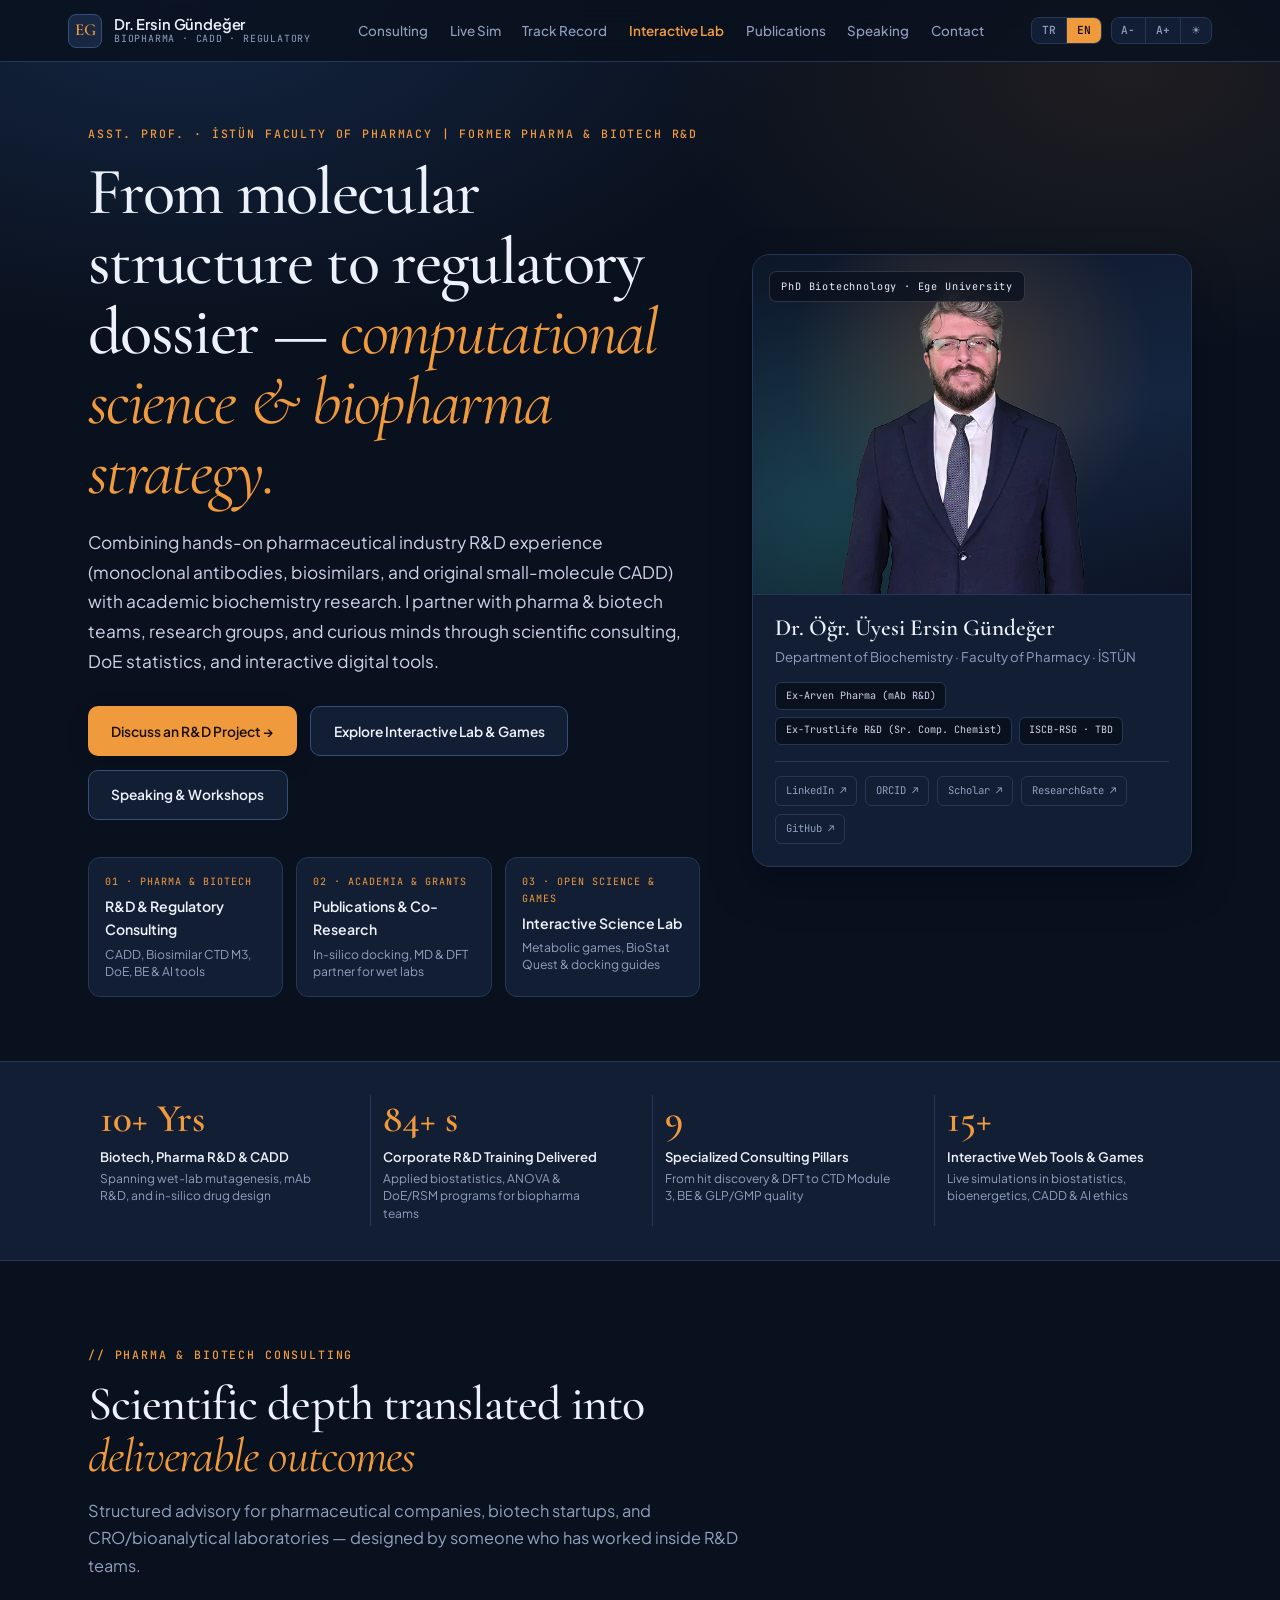
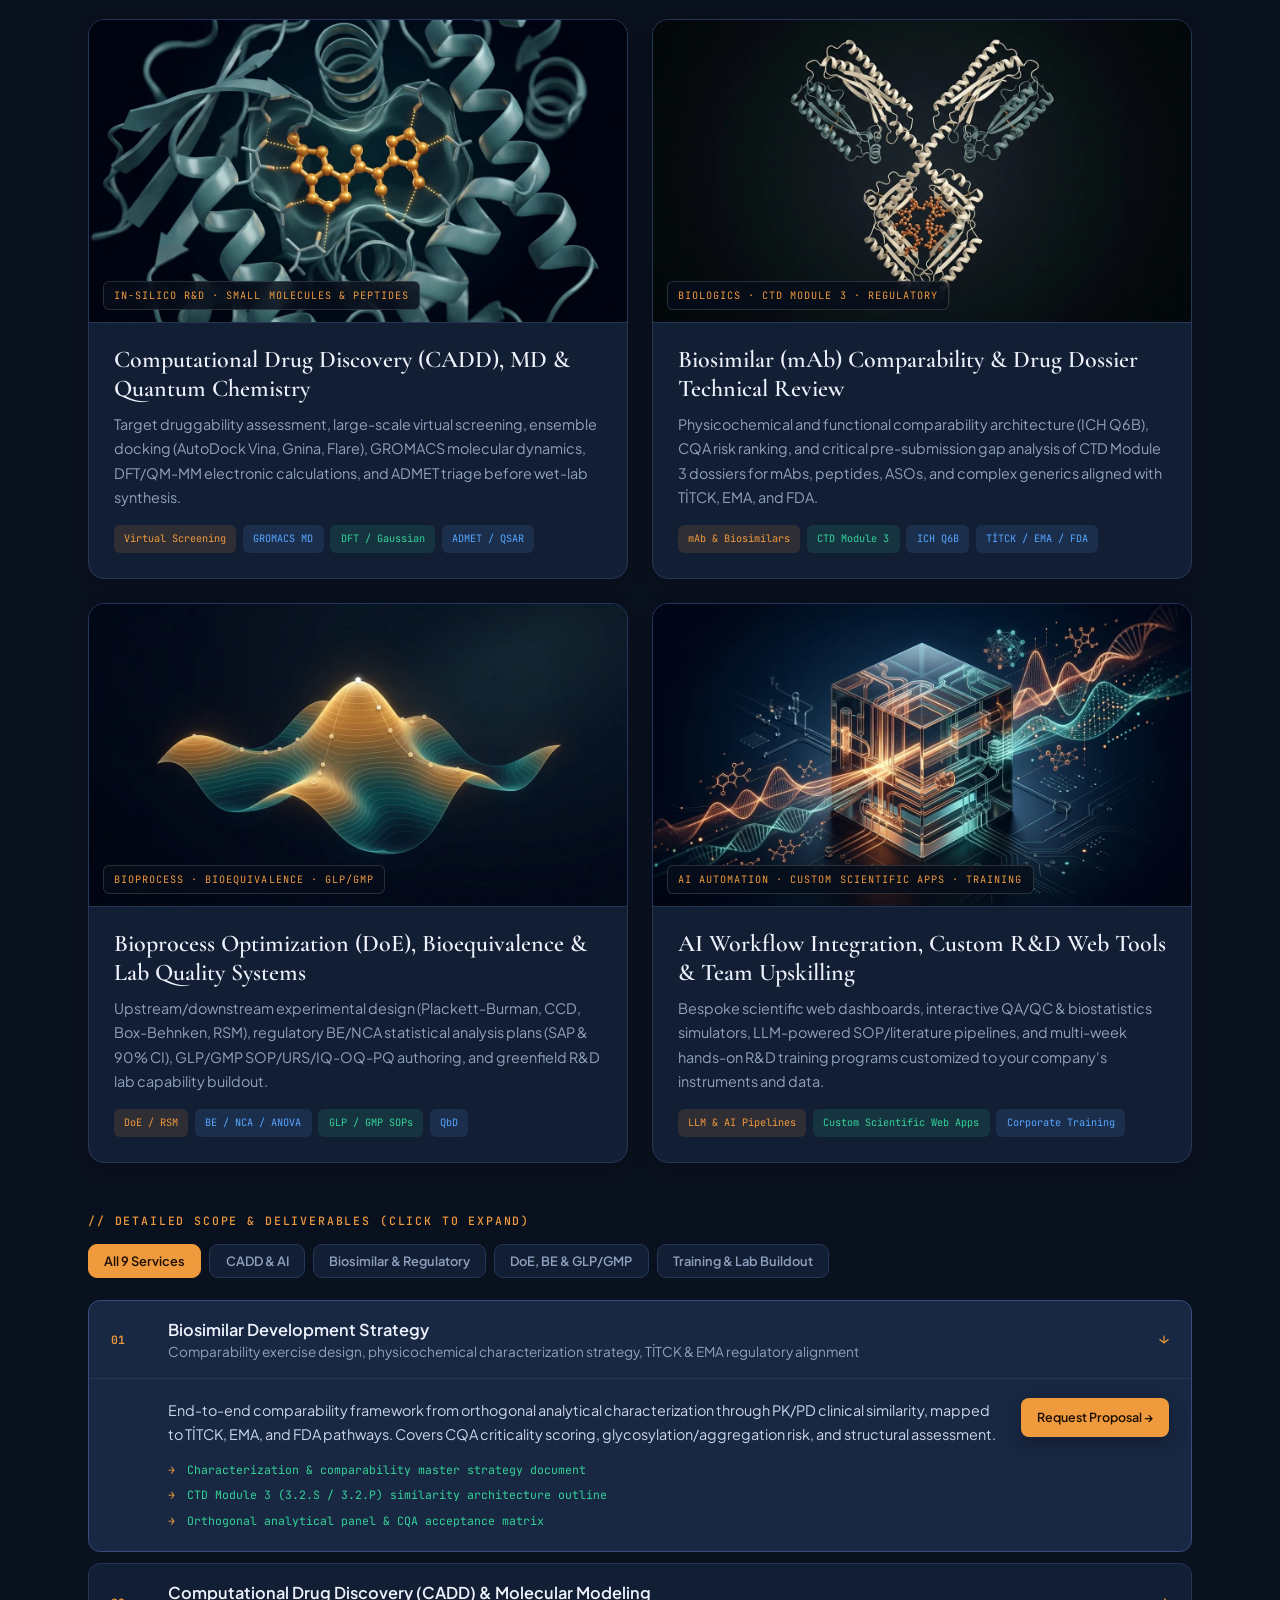
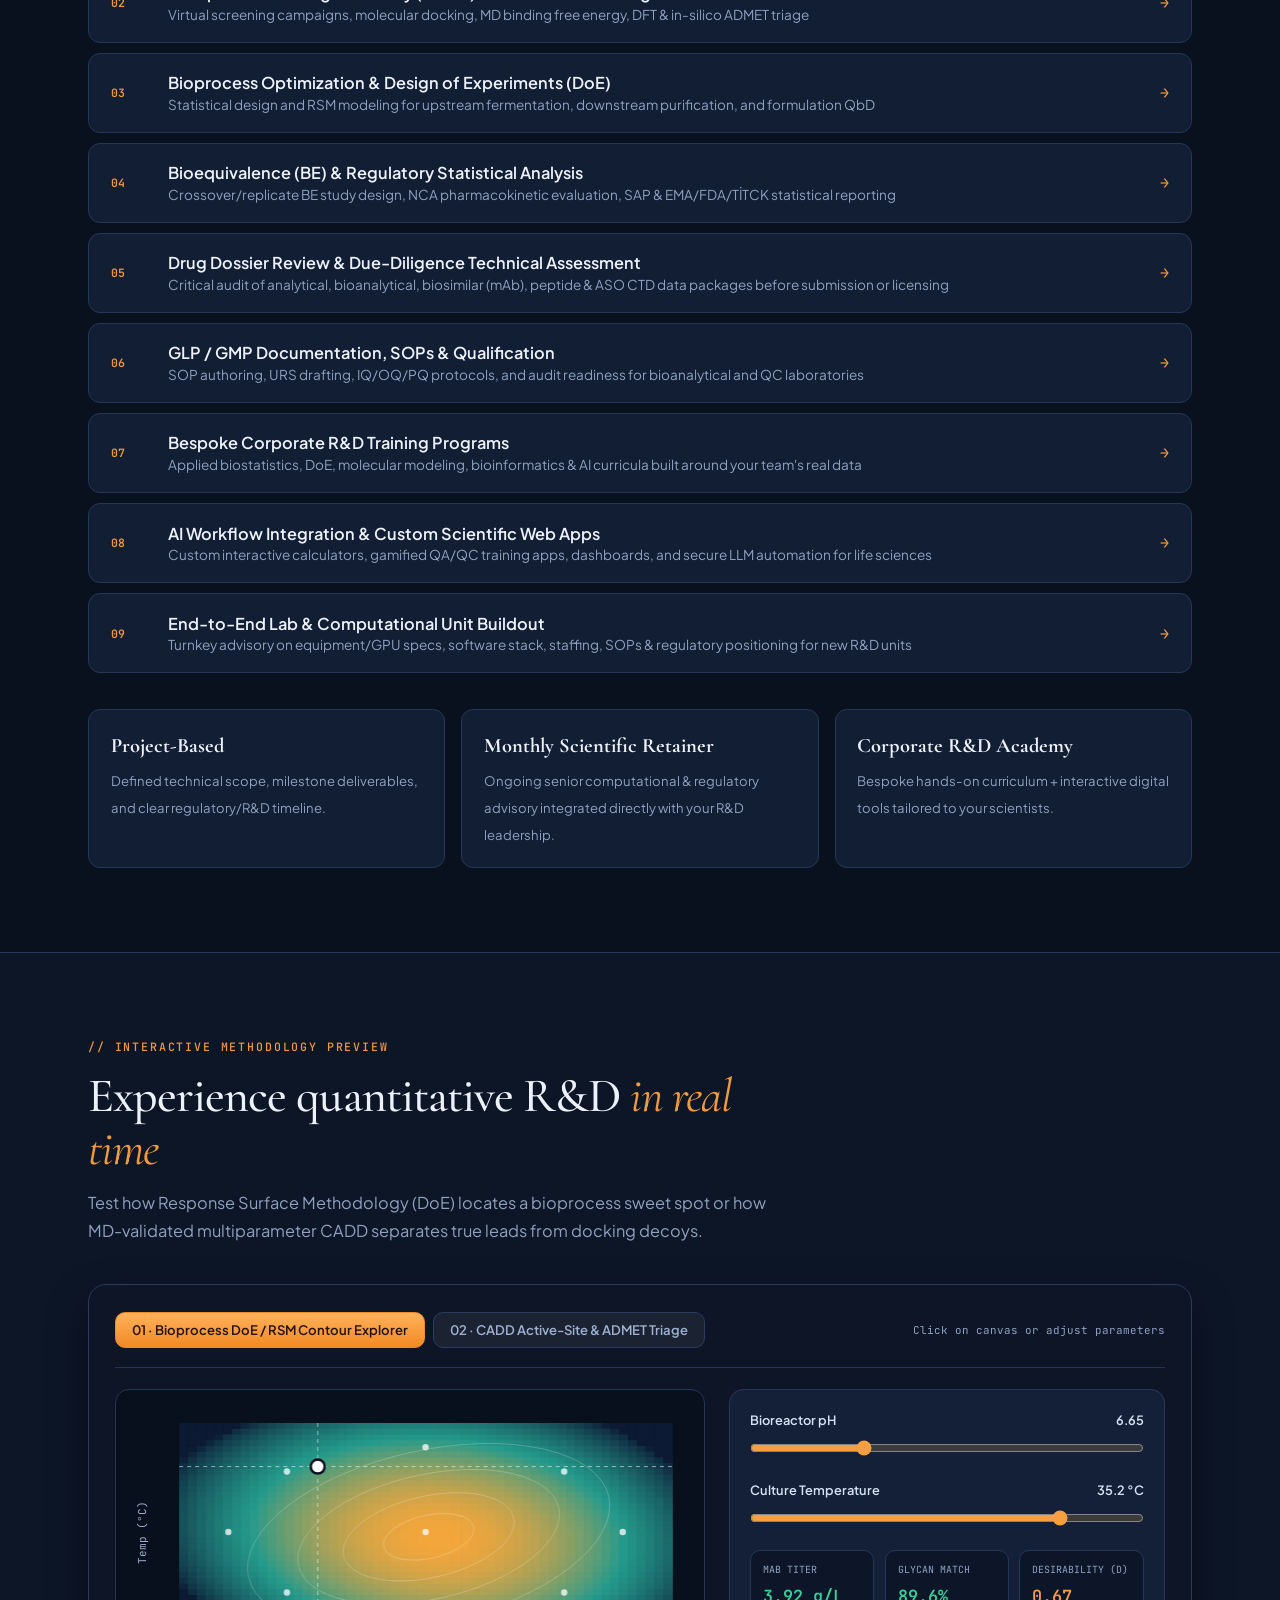
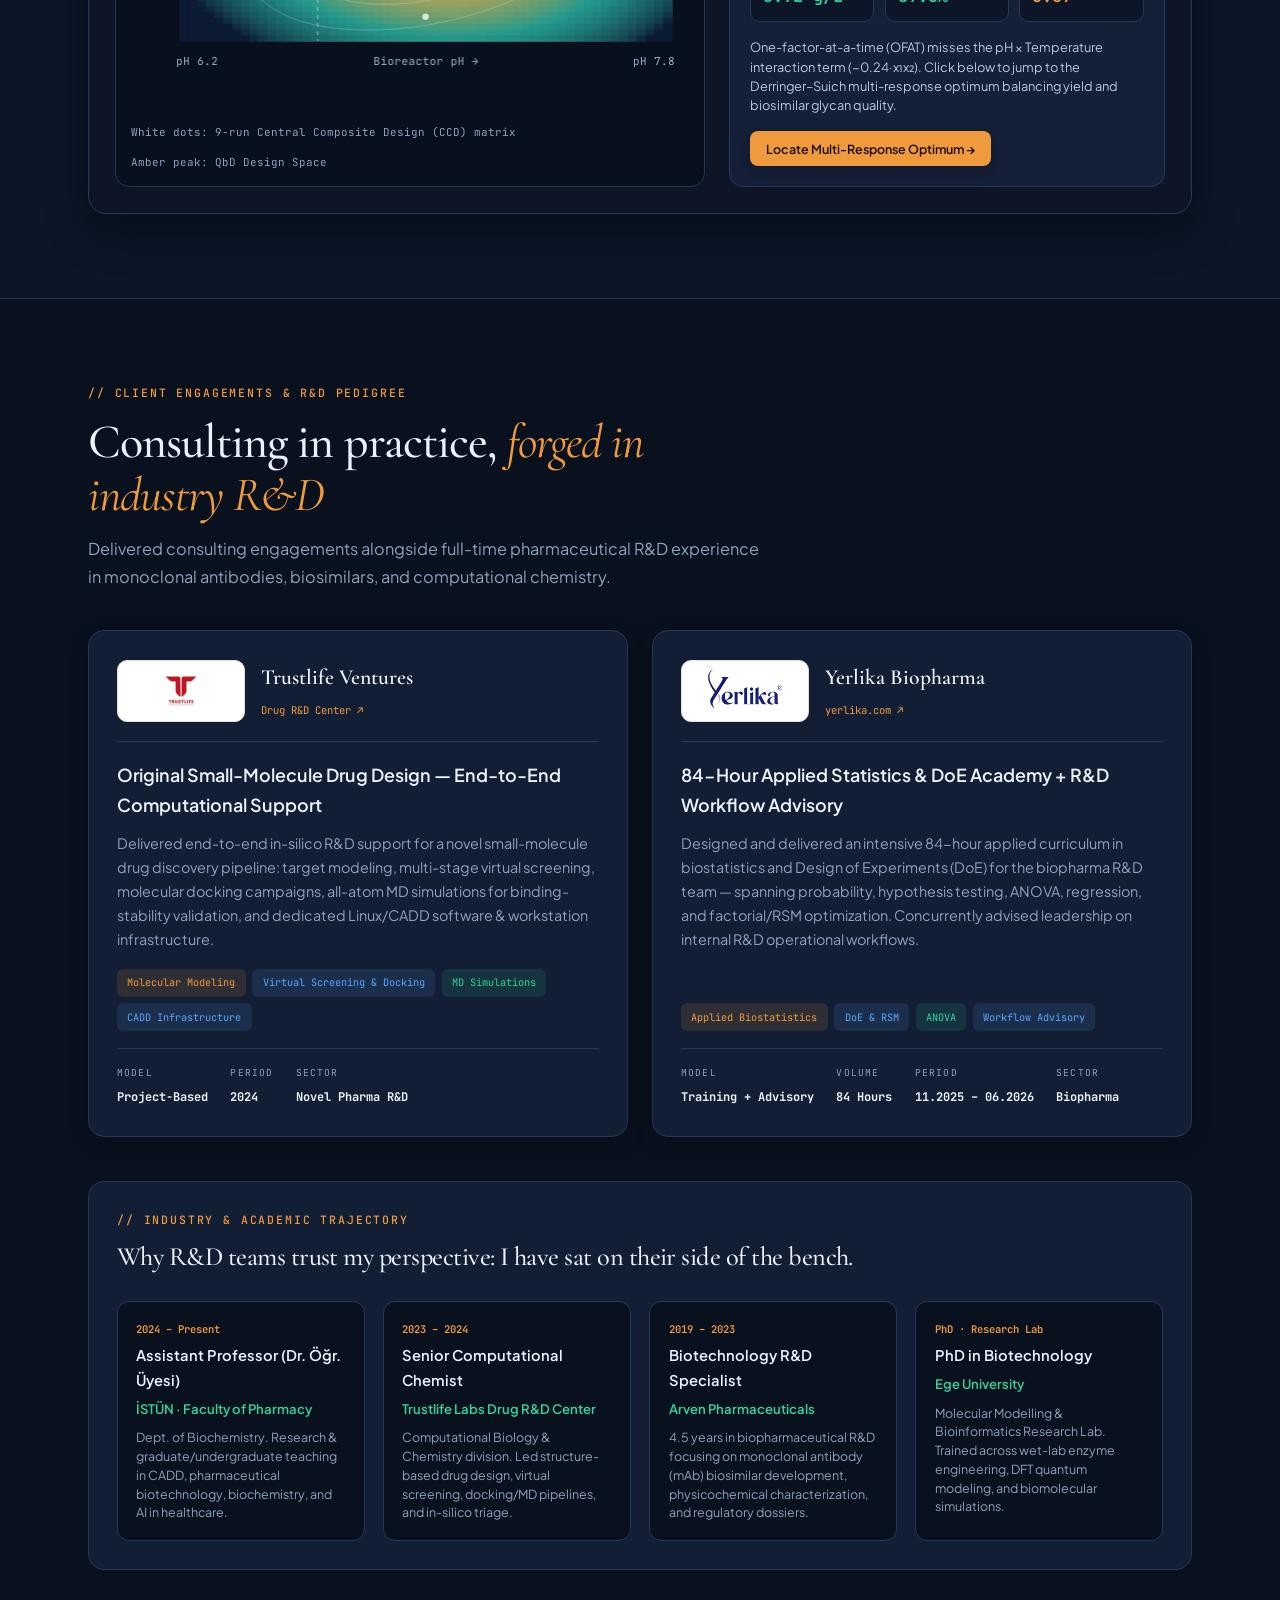
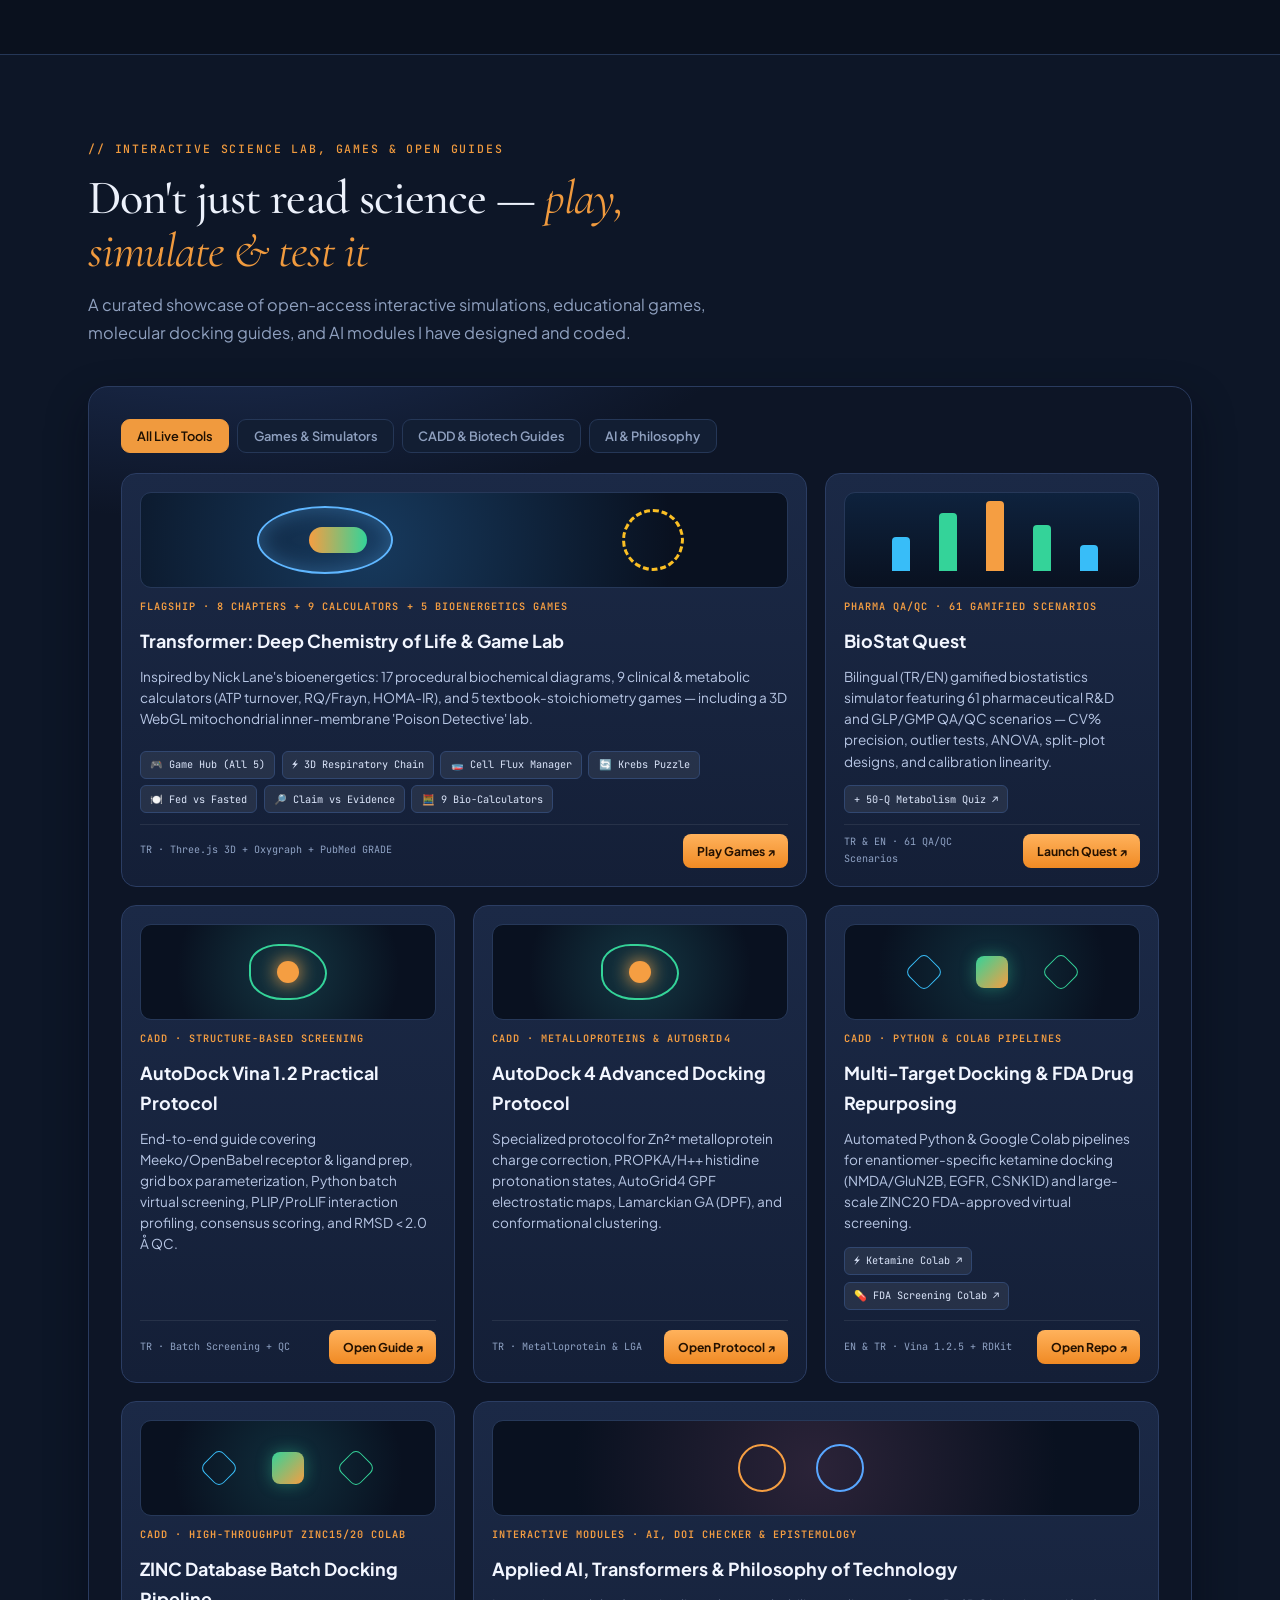
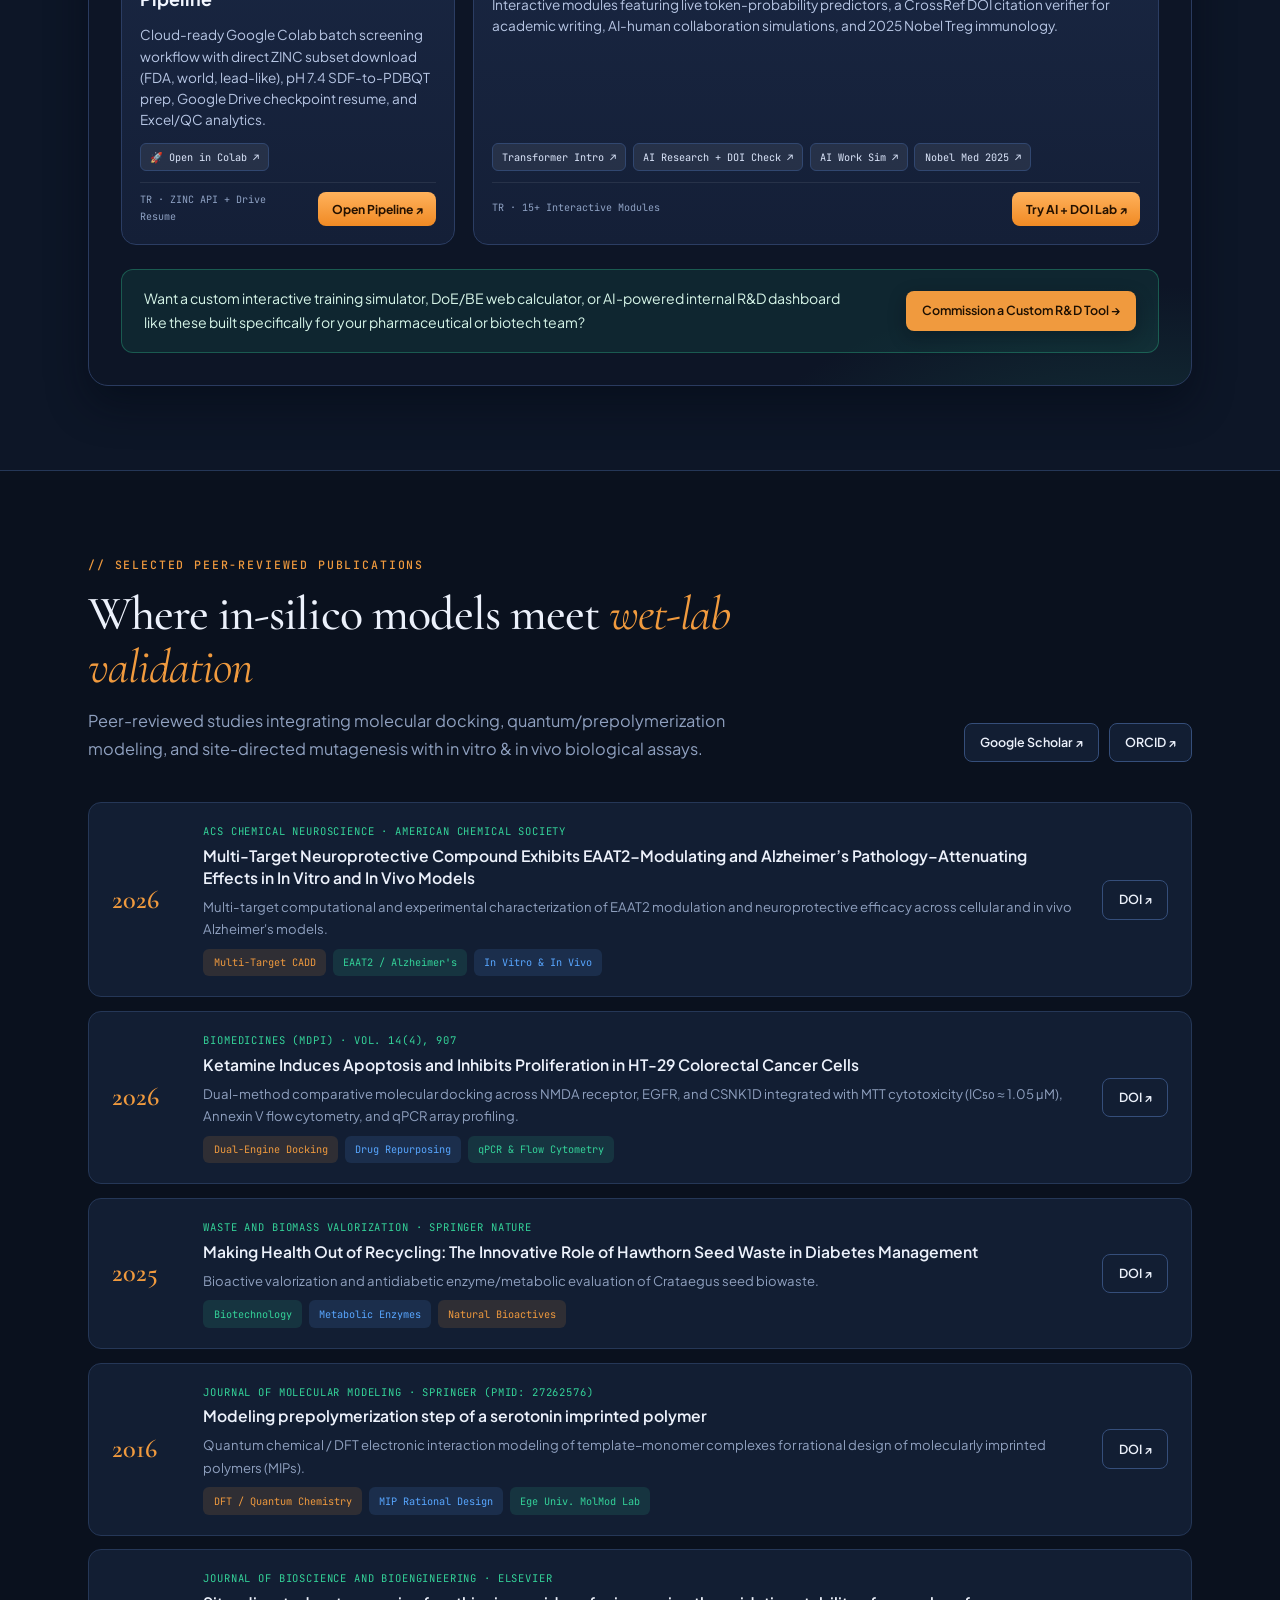
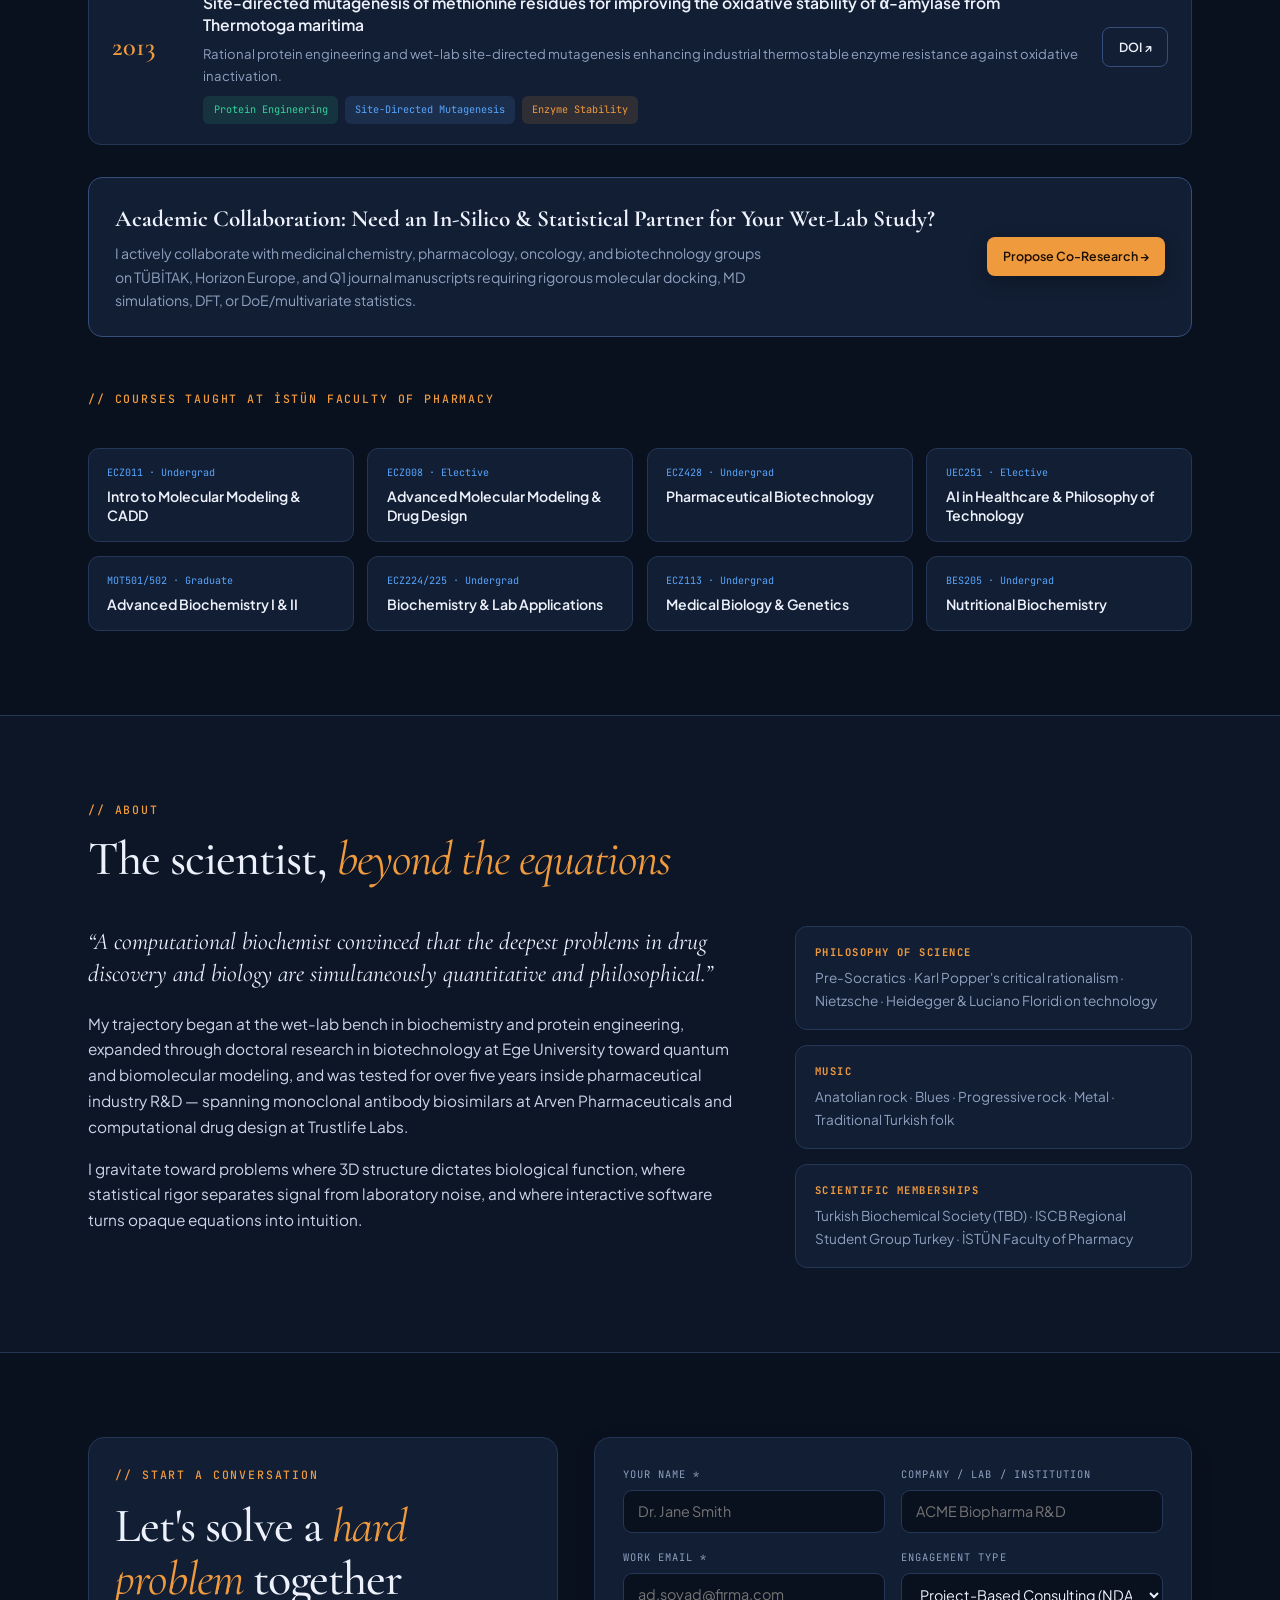
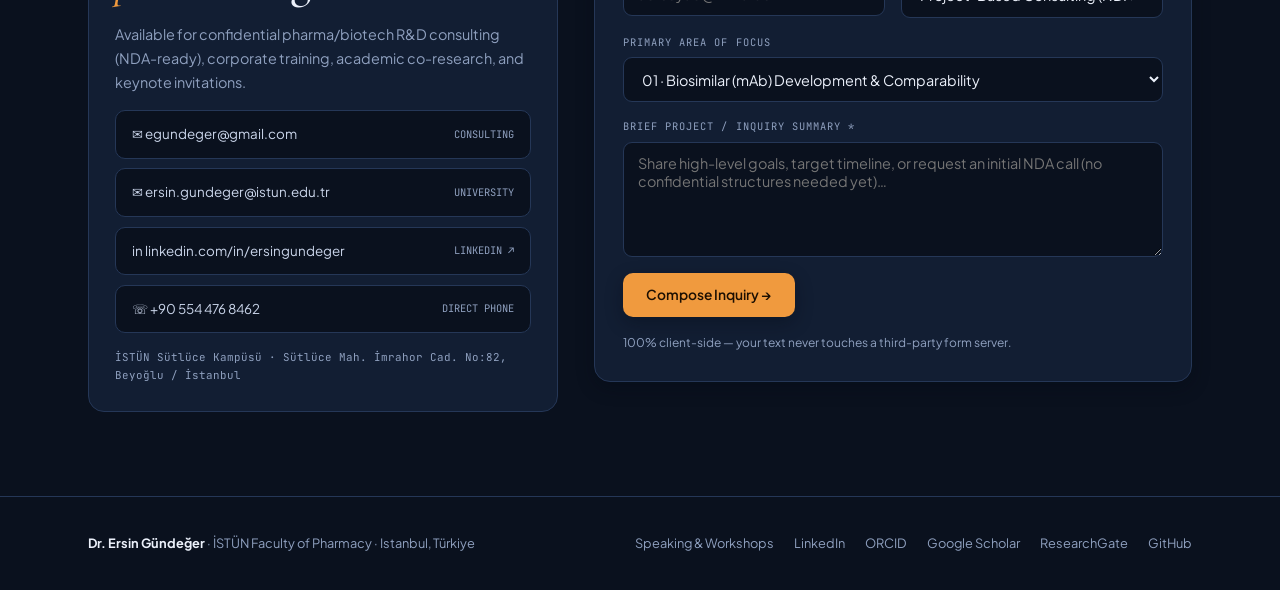
<file: index.html>
<!DOCTYPE html>
<html lang="tr" data-theme="dark">
<head>
  <meta charset="UTF-8" />
  <meta name="viewport" content="width=device-width, initial-scale=1.0" />
  <title data-en="Dr. Ersin Gündeğer — Biopharma R&D Consulting, Computational Drug Discovery & Interactive Lab"
         data-tr="Dr. Ersin Gündeğer — Biyofarma Ar-Ge Danışmanlığı, Hesaplamalı İlaç Keşfi ve İnteraktif Bilim Labı">Dr. Ersin Gündeğer — Biyofarma Ar-Ge Danışmanlığı, Hesaplamalı İlaç Keşfi ve İnteraktif Bilim Labı</title>
  <meta name="description" content="Scientific consulting in computational drug discovery (CADD), molecular modeling, biosimilars (mAb, CTD Module 3), Design of Experiments (DoE), bioequivalence, GLP/GMP, and AI-enabled pharma workflows — Asst. Prof. Dr. Ersin Gündeğer." />
  <meta name="author" content="Ersin Gündeğer" />
  <meta name="theme-color" content="#0a111e" />
  <link rel="canonical" href="https://egundeger.github.io/consulting/" />

  <link rel="icon" type="image/svg+xml" href="favicon.svg" />
  <link rel="icon" type="image/png" sizes="32x32" href="favicon-32x32.png" />
  <link rel="icon" type="image/png" sizes="16x16" href="favicon-16x16.png" />
  <link rel="apple-touch-icon" href="apple-touch-icon.png" />

  <!-- Open Graph / LinkedIn / WhatsApp -->
  <meta property="og:type" content="website" />
  <meta property="og:site_name" content="Dr. Ersin Gündeğer" />
  <meta property="og:title" content="Dr. Ersin Gündeğer — Biopharma Consulting, CADD & Interactive Lab" />
  <meta property="og:description" content="Computational drug discovery, molecular modeling, biosimilars (CTD M3), DoE bioprocess optimization, regulatory science, and interactive scientific tools." />
  <meta property="og:url" content="https://egundeger.github.io/consulting/" />
  <meta property="og:image" content="https://egundeger.github.io/consulting/og-image.png" />
  <meta property="og:image:width" content="1200" />
  <meta property="og:image:height" content="630" />
  <meta property="og:locale" content="tr_TR" />
  <meta property="og:locale:alternate" content="en_US" />

  <meta name="twitter:card" content="summary_large_image" />
  <meta name="twitter:title" content="Dr. Ersin Gündeğer — Biopharma Consulting & Computational Science" />
  <meta name="twitter:description" content="CADD, biosimilar strategy, DoE bioprocess statistics, regulatory science, and interactive pharma web tools." />
  <meta name="twitter:image" content="https://egundeger.github.io/consulting/og-image.png" />

  <!-- Structured Data (Person + Scientific Consulting) -->
  <script type="application/ld+json">
  {
    "@context": "https://schema.org",
    "@type": "Person",
    "name": "Dr. Ersin Gündeğer",
    "jobTitle": "Assistant Professor of Biochemistry & Scientific Consultant",
    "affiliation": {
      "@type": "CollegeOrUniversity",
      "name": "Istanbul Health and Technology University (İSTÜN), Faculty of Pharmacy"
    },
    "alumniOf": {
      "@type": "CollegeOrUniversity",
      "name": "Ege University"
    },
    "url": "https://egundeger.github.io/consulting/",
    "image": "https://egundeger.github.io/consulting/assets/ersin-gundeger.webp",
    "sameAs": [
      "https://www.linkedin.com/in/ersingundeger",
      "https://orcid.org/0000-0002-4810-6352",
      "https://scholar.google.com/citations?user=2RFgqJwAAAAJ",
      "https://www.researchgate.net/profile/Ersin-Gundeger",
      "https://github.com/egundeger"
    ]
  }
  </script>

  <link rel="preconnect" href="https://fonts.googleapis.com" />
  <link rel="preconnect" href="https://fonts.gstatic.com" crossorigin />
  <link href="https://fonts.googleapis.com/css2?family=Cormorant+Garamond:ital,wght@0,400;0,500;0,600;1,400&family=JetBrains+Mono:wght@400;500;600&family=Plus+Jakarta+Sans:wght@400;500;600;700&display=swap" rel="stylesheet" />
  <link rel="stylesheet" href="assets/styles.css" />
  <script>
    /* Zero-flash theme & font scale initialization */
    (function(){try{
      var t = localStorage.getItem('theme') || 'dark';
      document.documentElement.setAttribute('data-theme', t);
      var f = parseFloat(localStorage.getItem('fontScale')) || 1;
      document.documentElement.style.fontSize = (16 * f) + 'px';
    }catch(e){}})();
  </script>
</head>
<body>

<!-- STICKY NAVIGATION -->
<header class="site-nav">
  <div class="nav-inner">
    <a href="#hero" class="brand">
      <div class="brand-mark">EG</div>
      <div class="brand-text">
        <span class="brand-name">Dr. Ersin Gündeğer</span>
        <span class="brand-role" data-en="Biopharma · CADD · Regulatory" data-tr="Biyofarma · CADD · Regülatuar">Biyofarma · CADD · Regülatuar</span>
      </div>
    </a>

    <ul class="nav-links">
      <li><a href="#consulting" data-en="Consulting" data-tr="Danışmanlık">Danışmanlık</a></li>
      <li><a href="#sandbox" data-en="Live Sim" data-tr="Canlı Simülasyon">Canlı Simülasyon</a></li>
      <li><a href="#track-record" data-en="Track Record" data-tr="Referans & Kariyer">Referans & Kariyer</a></li>
      <li><a href="#lab" class="nav-lab" data-en="Interactive Lab" data-tr="İnteraktif Lab">İnteraktif Lab</a></li>
      <li><a href="#research" data-en="Publications" data-tr="Yayınlar">Yayınlar</a></li>
      <li><a href="speaking.html" data-keep-lang data-en="Speaking" data-tr="Konuşmalar">Konuşmalar</a></li>
      <li><a href="#contact" data-en="Contact" data-tr="İletişim">İletişim</a></li>
    </ul>

    <div class="nav-controls">
      <div class="ctrl-group" role="group" aria-label="Language switch">
        <button type="button" class="ctrl-btn" id="btn-tr" onclick="setLang('tr')">TR</button>
        <button type="button" class="ctrl-btn" id="btn-en" onclick="setLang('en')">EN</button>
      </div>
      <div class="ctrl-group" role="group" aria-label="Display settings">
        <button type="button" class="ctrl-btn" id="font-dec" aria-label="Decrease text size">A−</button>
        <button type="button" class="ctrl-btn" id="font-inc" aria-label="Increase text size">A+</button>
        <button type="button" class="ctrl-btn" id="theme-toggle" aria-label="Toggle theme">☀</button>
      </div>
      <button type="button" class="mobile-toggle" id="mobile-toggle" aria-label="Open menu" aria-expanded="false">☰</button>
    </div>
  </div>
</header>

<!-- MOBILE NAVIGATION DRAWER -->
<nav class="mobile-drawer" id="mobile-drawer" aria-label="Mobile navigation">
  <a href="#consulting"><span data-en="Consulting Services" data-tr="Danışmanlık Hizmetleri">Danışmanlık Hizmetleri</span><span>↓</span></a>
  <a href="#sandbox"><span data-en="Live DoE & CADD Sandbox" data-tr="Canlı DoE & CADD Simülasyonu">Canlı DoE & CADD Simülasyonu</span><span>↓</span></a>
  <a href="#track-record"><span data-en="Client Cases & R&D Career" data-tr="Referans Projeler & Sanayi Kariyeri">Referans Projeler & Sanayi Kariyeri</span><span>↓</span></a>
  <a href="#lab"><span data-en="Interactive Lab & Science Games" data-tr="İnteraktif Lab & Bilim Oyunları">İnteraktif Lab & Bilim Oyunları</span><span>↓</span></a>
  <a href="#research"><span data-en="Publications & Courses" data-tr="Akademik Yayınlar & Dersler">Akademik Yayınlar & Dersler</span><span>↓</span></a>
  <a href="speaking.html" data-keep-lang><span data-en="Speaking & Workshops" data-tr="Konuşmalar & Atölyeler">Konuşmalar & Atölyeler</span><span>↗</span></a>
  <a href="#contact"><span data-en="Request Consultation / Contact" data-tr="Proje Talebi & İletişim">Proje Talebi & İletişim</span><span>↓</span></a>
</nav>

<!-- 1. HERO -->
<section id="hero" class="hero">
  <div class="wrap">
    <div class="hero-grid">
      <div>
        <div class="eyebrow"
             data-en="Asst. Prof. · İSTÜN Faculty of Pharmacy  |  Former Pharma &amp; Biotech R&amp;D"
             data-tr="Dr. Öğr. Üyesi · İSTÜN Eczacılık Fakültesi  |  İlaç &amp; Biyoteknoloji Ar-Ge Kökenli">
          Dr. Öğr. Üyesi · İSTÜN Eczacılık Fakültesi  |  İlaç &amp; Biyoteknoloji Ar-Ge Kökenli
        </div>

        <h1 data-en="From molecular structure to regulatory dossier — <em>computational science &amp; biopharma strategy.</em>"
            data-tr="Moleküler yapıdan regülatuar dosyaya — <em>hesaplamalı bilim ve biyofarma stratejisi.</em>">
          Moleküler yapıdan regülatuar dosyaya — <em>hesaplamalı bilim ve biyofarma stratejisi.</em>
        </h1>

        <p class="hero-lead"
           data-en="Combining hands-on pharmaceutical industry R&amp;D experience (monoclonal antibodies, biosimilars, and original small-molecule CADD) with academic biochemistry research. I partner with pharma &amp; biotech teams, research groups, and curious minds through scientific consulting, DoE statistics, and interactive digital tools."
           data-tr="İlaç ve biyoteknoloji sanayisindeki doğrudan Ar-Ge mutfağı deneyimini (monoklonal antikorlar, biyobenzerler ve özgün küçük molekül CADD) akademik biyokimya araştırmalarıyla birleştiriyorum. İlaç firmalarına, araştırma gruplarına ve bilim meraklılarına danışmanlık, DoE istatistiği ve interaktif dijital araçlarla değer üretiyorum.">
          İlaç ve biyoteknoloji sanayisindeki doğrudan Ar-Ge mutfağı deneyimini (monoklonal antikorlar, biyobenzerler ve özgün küçük molekül CADD) akademik biyokimya araştırmalarıyla birleştiriyorum. İlaç firmalarına, araştırma gruplarına ve bilim meraklılarına danışmanlık, DoE istatistiği ve interaktif dijital araçlarla değer üretiyorum.
        </p>

        <div class="hero-cta">
          <a href="#contact" class="btn btn-primary" data-en="Discuss an R&amp;D Project →" data-tr="Proje / Danışmanlık Görüşmesi →">Proje / Danışmanlık Görüşmesi →</a>
          <a href="#lab" class="btn btn-secondary" data-en="Explore Interactive Lab &amp; Games" data-tr="İnteraktif Lab ve Oyunları Keşfet">İnteraktif Lab ve Oyunları Keşfet</a>
          <a href="speaking.html" data-keep-lang class="btn btn-secondary" data-en="Speaking &amp; Workshops" data-tr="Konuşmalar &amp; Eğitimler">Konuşmalar &amp; Eğitimler</a>
        </div>

        <!-- 3 Target Audience Pathways -->
        <div class="audience-strip">
          <a href="#consulting" class="aud-card">
            <span class="aud-num" data-en="01 · Pharma &amp; Biotech" data-tr="01 · İlaç &amp; Biyoteknoloji">01 · İlaç &amp; Biyoteknoloji</span>
            <span class="aud-title" data-en="R&amp;D &amp; Regulatory Consulting" data-tr="Ar-Ge ve Regülatuar Danışmanlık">Ar-Ge ve Regülatuar Danışmanlık</span>
            <span class="aud-sub" data-en="CADD, Biosimilar CTD M3, DoE, BE &amp; AI tools" data-tr="CADD, Biyobenzer CTD M3, DoE, BE ve AI araçları">CADD, Biyobenzer CTD M3, DoE, BE ve AI araçları</span>
          </a>
          <a href="#research" class="aud-card">
            <span class="aud-num" data-en="02 · Academia &amp; Grants" data-tr="02 · Akademi &amp; Ortak Proje">02 · Akademi &amp; Ortak Proje</span>
            <span class="aud-title" data-en="Publications &amp; Co-Research" data-tr="Yayınlar ve Bilimsel İşbirliği">Yayınlar ve Bilimsel İşbirliği</span>
            <span class="aud-sub" data-en="In-silico docking, MD &amp; DFT partner for wet labs" data-tr="Islak lab çalışmaları için docking, MD ve DFT ortaklığı">Islak lab çalışmaları için docking, MD ve DFT ortaklığı</span>
          </a>
          <a href="#lab" class="aud-card">
            <span class="aud-num" data-en="03 · Open Science &amp; Games" data-tr="03 · Açık Bilim &amp; Oyunlar">03 · Açık Bilim &amp; Oyunlar</span>
            <span class="aud-title" data-en="Interactive Science Lab" data-tr="İnteraktif Bilim Laboratuvarı">İnteraktif Bilim Laboratuvarı</span>
            <span class="aud-sub" data-en="Metabolic games, BioStat Quest &amp; docking guides" data-tr="Metabolizma oyunları, BioStat Quest ve rehberler">Metabolizma oyunları, BioStat Quest ve rehberler</span>
          </a>
        </div>
      </div>

      <!-- Portrait & Pedigree Card -->
      <aside class="portrait-card" aria-label="Dr. Ersin Gündeğer profile">
        <div class="portrait-stage">
          <span class="portrait-badge" data-en="PhD Biotechnology · Ege University" data-tr="Doktora: Biyoteknoloji · Ege Üniv.">Doktora: Biyoteknoloji · Ege Üniv.</span>
          <img src="assets/ersin-gundeger.webp" alt="Dr. Ersin Gündeğer" width="512" height="512" />
        </div>
        <div class="portrait-meta">
          <div class="portrait-name">Dr. Öğr. Üyesi Ersin Gündeğer</div>
          <div class="portrait-affil"
               data-en="Department of Biochemistry · Faculty of Pharmacy · İSTÜN"
               data-tr="Biyokimya Anabilim Dalı · Eczacılık Fakültesi · İSTÜN">
            Biyokimya Anabilim Dalı · Eczacılık Fakültesi · İSTÜN
          </div>
          <div class="pedigree-pills">
            <span class="ped-pill" data-en="Ex-Arven Pharma (mAb R&amp;D)" data-tr="Eski Arven İlaç (mAb Ar-Ge)">Eski Arven İlaç (mAb Ar-Ge)</span>
            <span class="ped-pill" data-en="Ex-Trustlife R&amp;D (Sr. Comp. Chemist)" data-tr="Eski Trustlife Ar-Ge (Kıdemli Hes. Kimyager)">Eski Trustlife Ar-Ge (Kıdemli Hes. Kimyager)</span>
            <span class="ped-pill">ISCB-RSG · TBD</span>
          </div>
          <div class="profile-links">
            <a class="prof-link" href="https://www.linkedin.com/in/ersingundeger" target="_blank" rel="noopener">LinkedIn ↗</a>
            <a class="prof-link" href="https://orcid.org/0000-0002-4810-6352" target="_blank" rel="noopener">ORCID ↗</a>
            <a class="prof-link" href="https://scholar.google.com/citations?user=2RFgqJwAAAAJ" target="_blank" rel="noopener">Scholar ↗</a>
            <a class="prof-link" href="https://www.researchgate.net/profile/Ersin-Gundeger" target="_blank" rel="noopener">ResearchGate ↗</a>
            <a class="prof-link" href="https://github.com/egundeger" target="_blank" rel="noopener">GitHub ↗</a>
          </div>
        </div>
      </aside>
    </div>
  </div>
</section>

<!-- 2. CREDIBILITY METRICS STRIP -->
<div class="stats-strip">
  <div class="wrap">
    <div class="stats-grid">
      <div class="stat-box">
        <div class="stat-val" data-en="10+ Yrs" data-tr="10+ Yıl">10+ Yıl</div>
        <div class="stat-lbl" data-en="Biotech, Pharma R&amp;D &amp; CADD" data-tr="Biyoteknoloji, İlaç Ar-Ge &amp; CADD">Biyoteknoloji, İlaç Ar-Ge &amp; CADD</div>
        <div class="stat-sub" data-en="Spanning wet-lab mutagenesis, mAb R&amp;D, and in-silico drug design" data-tr="Protein mühendisliği, mAb Ar-Ge ve in-silico ilaç tasarımı deneyimi">Protein mühendisliği, mAb Ar-Ge ve in-silico ilaç tasarımı deneyimi</div>
      </div>
      <div class="stat-box">
        <div class="stat-val">84+ s</div>
        <div class="stat-lbl" data-en="Corporate R&amp;D Training Delivered" data-tr="Teslim Edilen Endüstri Ar-Ge Eğitimi">Teslim Edilen Endüstri Ar-Ge Eğitimi</div>
        <div class="stat-sub" data-en="Applied biostatistics, ANOVA &amp; DoE/RSM programs for biopharma teams" data-tr="Biyofarma ekiplerine uygulamalı istatistik, ANOVA ve DoE/RSM müfredatı">Biyofarma ekiplerine uygulamalı istatistik, ANOVA ve DoE/RSM müfredatı</div>
      </div>
      <div class="stat-box">
        <div class="stat-val">9</div>
        <div class="stat-lbl" data-en="Specialized Consulting Pillars" data-tr="Odaklı Danışmanlık Hizmet Alanı">Odaklı Danışmanlık Hizmet Alanı</div>
        <div class="stat-sub" data-en="From hit discovery &amp; DFT to CTD Module 3, BE &amp; GLP/GMP quality" data-tr="Hit keşfinden CTD Modül 3, biyoeşdeğerlik ve GLP/GMP sistemlerine">Hit keşfinden CTD Modül 3, biyoeşdeğerlik ve GLP/GMP sistemlerine</div>
      </div>
      <div class="stat-box">
        <div class="stat-val">15+</div>
        <div class="stat-lbl" data-en="Interactive Web Tools &amp; Games" data-tr="Geliştirilen Dijital Araç &amp; Oyun">Geliştirilen Dijital Araç &amp; Oyun</div>
        <div class="stat-sub" data-en="Live simulations in biostatistics, bioenergetics, CADD &amp; AI ethics" data-tr="Biyoistatistik, biyoenerjetik, moleküler docking ve AI simülasyonları">Biyoistatistik, biyoenerjetik, moleküler docking ve AI simülasyonları</div>
      </div>
    </div>
  </div>
</div>

<!-- 3. PHARMA & BIOTECH CONSULTING -->
<section id="consulting">
  <div class="wrap">
    <div class="sec-head reveal">
      <div class="sec-head-copy">
        <div class="eyebrow" data-en="// Pharma &amp; Biotech Consulting" data-tr="// İlaç ve Biyoteknoloji Danışmanlığı">// İlaç ve Biyoteknoloji Danışmanlığı</div>
        <h2 data-en="Scientific depth translated into <em>deliverable outcomes</em>"
            data-tr="Teslim edilebilir çıktılara dönüşen <em>bilimsel derinlik</em>">
          Teslim edilebilir çıktılara dönüşen <em>bilimsel derinlik</em>
        </h2>
        <p class="sec-desc"
           data-en="Structured advisory for pharmaceutical companies, biotech startups, and CRO/bioanalytical laboratories — designed by someone who has worked inside R&amp;D teams."
           data-tr="İlaç firmaları, biyoteknoloji girişimleri ve biyoanalitik/BE laboratuvarları için Ar-Ge mutfağını içeriden bilen bir uzmanlıkla yapılandırılmış danışmanlık.">
          İlaç firmaları, biyoteknoloji girişimleri ve biyoanalitik/BE laboratuvarları için Ar-Ge mutfağını içeriden bilen bir uzmanlıkla yapılandırılmış danışmanlık.
        </p>
      </div>
    </div>

    <!-- 4 Visual Domain Showcase Cards -->
    <div class="pillar-grid">
      <article class="pillar-card reveal">
        <div class="pillar-img-wrap">
          <img src="assets/cadd-pocket.webp" alt="3D small-molecule ligand inside receptor binding pocket" loading="lazy" />
          <span class="pillar-kicker" data-en="In-Silico R&amp;D · Small Molecules &amp; Peptides" data-tr="In-Silico Ar-Ge · Küçük Molekül &amp; Peptid">In-Silico Ar-Ge · Küçük Molekül &amp; Peptid</span>
        </div>
        <div class="pillar-body">
          <h3 data-en="Computational Drug Discovery (CADD), MD &amp; Quantum Chemistry"
              data-tr="Hesaplamalı İlaç Keşfi (CADD), MD ve Kuantum Kimyası">
            Hesaplamalı İlaç Keşfi (CADD), MD ve Kuantum Kimyası
          </h3>
          <p data-en="Target druggability assessment, large-scale virtual screening, ensemble docking (AutoDock Vina, Gnina, Flare), GROMACS molecular dynamics, DFT/QM-MM electronic calculations, and ADMET triage before wet-lab synthesis."
             data-tr="Islak laboratuvar sentez maliyetine girmeden önce hedef doğrulanması, sanal tarama kampanyaları, moleküler docking (AutoDock Vina, Gnina, Flare), GROMACS MD bağlanma stabilitesi, DFT/QM-MM hesapları ve ADMET triyajı.">
            Islak laboratuvar sentez maliyetine girmeden önce hedef doğrulanması, sanal tarama kampanyaları, moleküler docking (AutoDock Vina, Gnina, Flare), GROMACS MD bağlanma stabilitesi, DFT/QM-MM hesapları ve ADMET triyajı.
          </p>
          <div class="tags">
            <span class="tag amber">Virtual Screening</span>
            <span class="tag">GROMACS MD</span>
            <span class="tag teal">DFT / Gaussian</span>
            <span class="tag">ADMET / QSAR</span>
          </div>
        </div>
      </article>

      <article class="pillar-card reveal">
        <div class="pillar-img-wrap">
          <img src="assets/biosimilar-mab.webp" alt="Monoclonal antibody IgG structure with Fc glycans" loading="lazy" />
          <span class="pillar-kicker" data-en="Biologics · CTD Module 3 · Regulatory" data-tr="Biyolojik İlaçlar · CTD Modül 3 · Regülatuar">Biyolojik İlaçlar · CTD Modül 3 · Regülatuar</span>
        </div>
        <div class="pillar-body">
          <h3 data-en="Biosimilar (mAb) Comparability &amp; Drug Dossier Technical Review"
              data-tr="Biyobenzer (mAb) Stratejisi ve CTD Dosya Teknik İncelemesi">
            Biyobenzer (mAb) Stratejisi ve CTD Dosya Teknik İncelemesi
          </h3>
          <p data-en="Physicochemical and functional comparability architecture (ICH Q6B), CQA risk ranking, and critical pre-submission gap analysis of CTD Module 3 dossiers for mAbs, peptides, ASOs, and complex generics aligned with TİTCK, EMA, and FDA."
             data-tr="mAb, peptid, ASO ve kompleks jenerikler için TİTCK, EMA ve FDA rehberleriyle uyumlu fizikokimyasal/fonksiyonel karşılaştırılabilirlik stratejisi (ICH Q6B), CQA risk matrisi ve CTD Modül 3 dosyalarının başvuru öncesi kritik boşluk analizi.">
            mAb, peptid, ASO ve kompleks jenerikler için TİTCK, EMA ve FDA rehberleriyle uyumlu fizikokimyasal/fonksiyonel karşılaştırılabilirlik stratejisi (ICH Q6B), CQA risk matrisi ve CTD Modül 3 dosyalarının başvuru öncesi kritik boşluk analizi.
          </p>
          <div class="tags">
            <span class="tag amber">mAb &amp; Biosimilars</span>
            <span class="tag teal">CTD Module 3</span>
            <span class="tag">ICH Q6B</span>
            <span class="tag">TİTCK / EMA / FDA</span>
          </div>
        </div>
      </article>

      <article class="pillar-card reveal">
        <div class="pillar-img-wrap">
          <img src="assets/bioprocess-doe.webp" alt="3D Response Surface Methodology contour topography" loading="lazy" />
          <span class="pillar-kicker" data-en="Bioprocess · Bioequivalence · GLP/GMP" data-tr="Biyoproses · Biyoeşdeğerlik · GLP/GMP">Biyoproses · Biyoeşdeğerlik · GLP/GMP</span>
        </div>
        <div class="pillar-body">
          <h3 data-en="Bioprocess Optimization (DoE), Bioequivalence &amp; Lab Quality Systems"
              data-tr="Biyoproses Optimizasyonu (DoE), Biyoeşdeğerlik ve GLP/GMP Kalite">
            Biyoproses Optimizasyonu (DoE), Biyoeşdeğerlik ve GLP/GMP Kalite
          </h3>
          <p data-en="Upstream/downstream experimental design (Plackett-Burman, CCD, Box-Behnken, RSM), regulatory BE/NCA statistical analysis plans (SAP &amp; 90% CI), GLP/GMP SOP/URS/IQ-OQ-PQ authoring, and greenfield R&amp;D lab capability buildout."
             data-tr="Upstream/downstream ve formülasyon için deney tasarımı (Plackett-Burman, CCD, Box-Behnken, RSM), regülatuar uyumlu BE/NCA istatistiksel analiz (SAP, %90 GA), GLP/GMP SOP/URS/IQ-OQ-PQ dokümantasyonu ve sıfırdan laboratuvar kurulumu.">
            Upstream/downstream ve formülasyon için deney tasarımı (Plackett-Burman, CCD, Box-Behnken, RSM), regülatuar uyumlu BE/NCA istatistiksel analiz (SAP, %90 GA), GLP/GMP SOP/URS/IQ-OQ-PQ dokümantasyonu ve sıfırdan laboratuvar kurulumu.
          </p>
          <div class="tags">
            <span class="tag amber">DoE / RSM</span>
            <span class="tag">BE / NCA / ANOVA</span>
            <span class="tag teal">GLP / GMP SOPs</span>
            <span class="tag">QbD</span>
          </div>
        </div>
      </article>

      <article class="pillar-card reveal">
        <div class="pillar-img-wrap">
          <img src="assets/ai-wetlab.webp" alt="AI bioanalytical workflow and bespoke digital tools" loading="lazy" />
          <span class="pillar-kicker" data-en="AI Automation · Custom Scientific Apps · Training" data-tr="AI Otomasyonu · Özel Bilimsel Yazılımlar · Eğitim">AI Otomasyonu · Özel Bilimsel Yazılımlar · Eğitim</span>
        </div>
        <div class="pillar-body">
          <h3 data-en="AI Workflow Integration, Custom R&amp;D Web Tools &amp; Team Upskilling"
              data-tr="Farma AI İş Akışları, Özel Web Araçları ve Kurumsal Ar-Ge Eğitimleri">
            Farma AI İş Akışları, Özel Web Araçları ve Kurumsal Ar-Ge Eğitimleri
          </h3>
          <p data-en="Bespoke scientific web dashboards, interactive QA/QC &amp; biostatistics simulators, LLM-powered SOP/literature pipelines, and multi-week hands-on R&amp;D training programs customized to your company's instruments and data."
             data-tr="Kuruma özel bilimsel web panelleri, oyunlaştırılmış QA/QC ve biyoistatistik simülatörleri, güvenli LLM doküman/analiz otomasyonu ve firmanızın gerçek verilerine göre tasarlanan uygulamalı Ar-Ge ekibi eğitimleri.">
            Kuruma özel bilimsel web panelleri, oyunlaştırılmış QA/QC ve biyoistatistik simülatörleri, güvenli LLM doküman/analiz otomasyonu ve firmanızın gerçek verilerine göre tasarlanan uygulamalı Ar-Ge ekibi eğitimleri.
          </p>
          <div class="tags">
            <span class="tag amber">LLM &amp; AI Pipelines</span>
            <span class="tag teal" data-en="Custom Scientific Web Apps" data-tr="Özel Bilimsel Web Araçları">Özel Bilimsel Web Araçları</span>
            <span class="tag" data-en="Corporate Training" data-tr="Kurumsal Eğitim">Kurumsal Eğitim</span>
          </div>
        </div>
      </article>
    </div>

    <!-- Filterable 9 Detailed Service Modules -->
    <div class="reveal">
      <div class="eyebrow" data-en="// Detailed Scope &amp; Deliverables (Click to Expand)" data-tr="// Detaylı Hizmet Kapsamı ve Teslimatlar (Tıklayarak Açın)">// Detaylı Hizmet Kapsamı ve Teslimatlar (Tıklayarak Açın)</div>
      <div class="filter-bar" role="tablist" aria-label="Filter consulting services">
        <button type="button" class="filter-btn active" data-srv-filter="all" data-en="All 9 Services" data-tr="Tüm Hizmetler (9)">Tüm Hizmetler (9)</button>
        <button type="button" class="filter-btn" data-srv-filter="cadd" data-en="CADD &amp; AI" data-tr="CADD &amp; Yapay Zekâ">CADD &amp; Yapay Zekâ</button>
        <button type="button" class="filter-btn" data-srv-filter="reg" data-en="Biosimilar &amp; Regulatory" data-tr="Biyobenzer &amp; Regülatuar">Biyobenzer &amp; Regülatuar</button>
        <button type="button" class="filter-btn" data-srv-filter="stat" data-en="DoE, BE &amp; GLP/GMP" data-tr="DoE, BE &amp; GLP/GMP">DoE, BE &amp; GLP/GMP</button>
        <button type="button" class="filter-btn" data-srv-filter="cap" data-en="Training &amp; Lab Buildout" data-tr="Eğitim &amp; Lab Kurulumu">Eğitim &amp; Lab Kurulumu</button>
      </div>

      <div class="service-list">
        <!-- 01 -->
        <div class="srv-item open" data-cat="reg">
          <button type="button" class="srv-head" aria-expanded="true">
            <span class="srv-num">01</span>
            <div class="srv-title-wrap">
              <h4 data-en="Biosimilar Development Strategy" data-tr="Biyobenzer Geliştirme Stratejisi">Biyobenzer Geliştirme Stratejisi</h4>
              <p data-en="Comparability exercise design, physicochemical characterization strategy, TİTCK &amp; EMA regulatory alignment"
                 data-tr="Karşılaştırılabilirlik çalışması tasarımı, fizikokimyasal karakterizasyon stratejisi, TİTCK ve EMA regülatuar uyum">
                Karşılaştırılabilirlik çalışması tasarımı, fizikokimyasal karakterizasyon stratejisi, TİTCK ve EMA regülatuar uyum
              </p>
            </div>
            <span class="srv-chev">→</span>
          </button>
          <div class="srv-body">
            <div>
              <p data-en="End-to-end comparability framework from orthogonal analytical characterization through PK/PD clinical similarity, mapped to TİTCK, EMA, and FDA pathways. Covers CQA criticality scoring, glycosylation/aggregation risk, and structural assessment."
                 data-tr="Ortogonel analitik karakterizasyondan FK/FD klinik benzerliğe uzanan, TİTCK, EMA ve FDA rehberleriyle eşleştirilmiş uçtan uca karşılaştırılabilirlik çerçevesi. CQA kritiklik puanlaması, glikozilasyon/agregasyon ve immünojenisite risk değerlendirmesini kapsar.">
                Ortogonel analitik karakterizasyondan FK/FD klinik benzerliğe uzanan, TİTCK, EMA ve FDA rehberleriyle eşleştirilmiş uçtan uca karşılaştırılabilirlik çerçevesi. CQA kritiklik puanlaması, glikozilasyon/agregasyon ve immünojenisite risk değerlendirmesini kapsar.
              </p>
              <ul class="deliverables">
                <li data-en="Characterization &amp; comparability master strategy document" data-tr="Karakterizasyon ve karşılaştırılabilirlik ana strateji belgesi">Karakterizasyon ve karşılaştırılabilirlik ana strateji belgesi</li>
                <li data-en="CTD Module 3 (3.2.S / 3.2.P) similarity architecture outline" data-tr="CTD Modül 3 (3.2.S / 3.2.P) benzerlik dosya mimarisi">CTD Modül 3 (3.2.S / 3.2.P) benzerlik dosya mimarisi</li>
                <li data-en="Orthogonal analytical panel &amp; CQA acceptance matrix" data-tr="Ortogonel analitik panel ve CQA kabul kriterleri matrisi">Ortogonel analitik panel ve CQA kabul kriterleri matrisi</li>
              </ul>
            </div>
            <a href="#contact" class="btn btn-primary btn-sm" data-inquire="Biosimilar Development Strategy" data-en="Request Proposal →" data-tr="Teklif / Görüşme İste →">Teklif / Görüşme İste →</a>
          </div>
        </div>

        <!-- 02 -->
        <div class="srv-item" data-cat="cadd">
          <button type="button" class="srv-head" aria-expanded="false">
            <span class="srv-num">02</span>
            <div class="srv-title-wrap">
              <h4 data-en="Computational Drug Discovery (CADD) &amp; Molecular Modeling" data-tr="Hesaplamalı İlaç Keşfi (CADD) ve Moleküler Modelleme">Hesaplamalı İlaç Keşfi (CADD) ve Moleküler Modelleme</h4>
              <p data-en="Virtual screening campaigns, molecular docking, MD binding free energy, DFT &amp; in-silico ADMET triage"
                 data-tr="Sanal tarama kampanyaları, moleküler docking, MD bağlanma serbest enerjisi, DFT ve in-silico ADMET profilleme">
                Sanal tarama kampanyaları, moleküler docking, MD bağlanma serbest enerjisi, DFT ve in-silico ADMET profilleme
              </p>
            </div>
            <span class="srv-chev">→</span>
          </button>
          <div class="srv-body">
            <div>
              <p data-en="Full-stack CADD support from target pocket modeling through hit-to-lead optimization: multi-engine docking (AutoDock Vina, Gnina CNN-scoring, Flare), all-atom GROMACS MD trajectories, MM/PBSA binding free energy, DFT electronic descriptors, and ADMET filtering."
                 data-tr="Hedef cep modellemesinden öncü bileşik optimizasyonuna tam kapsamlı CADD desteği: çoklu motorlu docking (AutoDock Vina, Gnina derin öğrenme skorlaması, Flare), GROMACS MD yörüngeleri, MM/PBSA serbest enerji, DFT elektronik hesaplar ve erken aşama ADMET filtreleme.">
                Hedef cep modellemesinden öncü bileşik optimizasyonuna tam kapsamlı CADD desteği: çoklu motorlu docking (AutoDock Vina, Gnina derin öğrenme skorlaması, Flare), GROMACS MD yörüngeleri, MM/PBSA serbest enerji, DFT elektronik hesaplar ve erken aşama ADMET filtreleme.
              </p>
              <ul class="deliverables">
                <li data-en="Ranked virtual screening hit list &amp; structural SAR report" data-tr="Önceliklendirilmiş sanal tarama hit listesi ve yapısal SAR raporu">Önceliklendirilmiş sanal tarama hit listesi ve yapısal SAR raporu</li>
                <li data-en="MD trajectory stability (RMSD/RMSF/H-bond) &amp; ΔG analysis" data-tr="MD yörünge stabilitesi (RMSD/RMSF/H-bağı) ve ΔG analizi">MD yörünge stabilitesi (RMSD/RMSF/H-bağı) ve ΔG analizi</li>
                <li data-en="Per-compound multiparameter ADMET &amp; off-target risk dossier" data-tr="Bileşik bazlı çok parametreli ADMET ve hedef-dışı risk raporu">Bileşik bazlı çok parametreli ADMET ve hedef-dışı risk raporu</li>
              </ul>
            </div>
            <a href="#contact" class="btn btn-primary btn-sm" data-inquire="Computational Drug Discovery (CADD)" data-en="Discuss Your Target →" data-tr="Hedefinizi Konuşalım →">Hedefinizi Konuşalım →</a>
          </div>
        </div>

        <!-- 03 -->
        <div class="srv-item" data-cat="stat">
          <button type="button" class="srv-head" aria-expanded="false">
            <span class="srv-num">03</span>
            <div class="srv-title-wrap">
              <h4 data-en="Bioprocess Optimization &amp; Design of Experiments (DoE)" data-tr="Biyoproses Optimizasyonu ve Deney Tasarımı (DoE)">Biyoproses Optimizasyonu ve Deney Tasarımı (DoE)</h4>
              <p data-en="Statistical design and RSM modeling for upstream fermentation, downstream purification, and formulation QbD"
                 data-tr="Upstream fermentasyon, downstream saflaştırma ve formülasyon QbD süreçleri için istatistiksel deney tasarımı ve RSM">
                Upstream fermentasyon, downstream saflaştırma ve formülasyon QbD süreçleri için istatistiksel deney tasarımı ve RSM
              </p>
            </div>
            <span class="srv-chev">→</span>
          </button>
          <div class="srv-body">
            <div>
              <p data-en="Screening and optimization designs (Plackett-Burman, Full/Fractional Factorial, Central Composite CCD, Box-Behnken) with ANOVA diagnostics, Response Surface Methodology (RSM), PCA/PLS multivariate modeling, and validated QbD Design Space boundaries."
                 data-tr="Tarama ve optimizasyon tasarımları (Plackett-Burman, Tam/Kesirli Faktöriyel, Merkezi Kompozit CCD, Box-Behnken), ANOVA tanılaması, Yanıt Yüzey Metodolojisi (RSM), PCA/PLS çok değişkenli modelleme ve güven sınırlı QbD Tasarım Alanı (Design Space) belirlenmesi.">
                Tarama ve optimizasyon tasarımları (Plackett-Burman, Tam/Kesirli Faktöriyel, Merkezi Kompozit CCD, Box-Behnken), ANOVA tanılaması, Yanıt Yüzey Metodolojisi (RSM), PCA/PLS çok değişkenli modelleme ve güven sınırlı QbD Tasarım Alanı (Design Space) belirlenmesi.
              </p>
              <ul class="deliverables">
                <li data-en="Randomized DoE experimental matrix &amp; bench run-sheet" data-tr="Randomize DoE deney matrisi ve laboratuvar çalışma tablosu">Randomize DoE deney matrisi ve laboratuvar çalışma tablosu</li>
                <li data-en="RSM / ANOVA statistical model &amp; contour visualization report" data-tr="RSM / ANOVA istatistiksel model ve kontur görselleştirme raporu">RSM / ANOVA istatistiksel model ve kontur görselleştirme raporu</li>
                <li data-en="Multi-response optimal parameter set with 95% prediction intervals" data-tr="%95 tahmin aralıklı çoklu-yanıt optimum proses parametre seti">%95 tahmin aralıklı çoklu-yanıt optimum proses parametre seti</li>
              </ul>
            </div>
            <a href="#contact" class="btn btn-primary btn-sm" data-inquire="Bioprocess Optimization & DoE" data-en="Start Your DoE →" data-tr="DoE Projenizi Başlatalım →">DoE Projenizi Başlatalım →</a>
          </div>
        </div>

        <!-- 04 -->
        <div class="srv-item" data-cat="stat reg">
          <button type="button" class="srv-head" aria-expanded="false">
            <span class="srv-num">04</span>
            <div class="srv-title-wrap">
              <h4 data-en="Bioequivalence (BE) &amp; Regulatory Statistical Analysis" data-tr="Biyoeşdeğerlik (BE) ve Regülatuar İstatistiksel Analiz">Biyoeşdeğerlik (BE) ve Regülatuar İstatistiksel Analiz</h4>
              <p data-en="Crossover/replicate BE study design, NCA pharmacokinetic evaluation, SAP &amp; EMA/FDA/TİTCK statistical reporting"
                 data-tr="Çapraz/tekrarlı BE çalışma tasarımı, NCA farmakokinetik değerlendirme, SAP ve EMA/FDA/TİTCK uyumlu istatistik raporu">
                Çapraz/tekrarlı BE çalışma tasarımı, NCA farmakokinetik değerlendirme, SAP ve EMA/FDA/TİTCK uyumlu istatistik raporu
              </p>
            </div>
            <span class="srv-chev">→</span>
          </button>
          <div class="srv-body">
            <div>
              <p data-en="Sample size &amp; power calculation (intra-subject CV%), 2×2 crossover, parallel, or replicate (HVD) study design, non-compartmental PK parameter estimation, linear mixed-effects ANOVA, 90% confidence intervals, and submission-ready reporting."
                 data-tr="Gönüllü sayısı ve güç (power / CV%) hesabı, 2×2 çapraz, paralel veya yüksek değişkenlikli ilaçlar (HVD) için tekrarlı çalışma tasarımı, NCA tabanlı FK parametre tahmini, ANOVA, %90 güven aralığı hesabı ve başvuruya hazır istatistiksel raporlama.">
                Gönüllü sayısı ve güç (power / CV%) hesabı, 2×2 çapraz, paralel veya yüksek değişkenlikli ilaçlar (HVD) için tekrarlı çalışma tasarımı, NCA tabanlı FK parametre tahmini, ANOVA, %90 güven aralığı hesabı ve başvuruya hazır istatistiksel raporlama.
              </p>
              <ul class="deliverables">
                <li data-en="BE protocol statistical section &amp; sample-size justification" data-tr="BE protokolü istatistik bölümü ve örneklem büyüklüğü gerekçesi">BE protokolü istatistik bölümü ve örneklem büyüklüğü gerekçesi</li>
                <li data-en="Regulatory Statistical Analysis Plan (SAP)" data-tr="Regülatuar İstatistiksel Analiz Planı (SAP)">Regülatuar İstatistiksel Analiz Planı (SAP)</li>
                <li data-en="Submission-ready NCA &amp; 90% CI bioequivalence report" data-tr="Başvuruya hazır NCA ve %90 GA biyoeşdeğerlik raporu">Başvuruya hazır NCA ve %90 GA biyoeşdeğerlik raporu</li>
              </ul>
            </div>
            <a href="#contact" class="btn btn-primary btn-sm" data-inquire="Bioequivalence & Statistical Analysis" data-en="Discuss BE Study →" data-tr="Çalışmanızı Değerlendirelim →">Çalışmanızı Değerlendirelim →</a>
          </div>
        </div>

        <!-- 05 -->
        <div class="srv-item" data-cat="reg">
          <button type="button" class="srv-head" aria-expanded="false">
            <span class="srv-num">05</span>
            <div class="srv-title-wrap">
              <h4 data-en="Drug Dossier Review &amp; Due-Diligence Technical Assessment" data-tr="İlaç Dosyası İnceleme ve Teknik Due-Diligence">İlaç Dosyası İnceleme ve Teknik Due-Diligence</h4>
              <p data-en="Critical audit of analytical, bioanalytical, biosimilar (mAb), peptide &amp; ASO CTD data packages before submission or licensing"
                 data-tr="Analitik, biyoanalitik, biyobenzer (mAb), peptid ve ASO veri paketlerinin başvuru veya lisanslama öncesi eleştirel denetimi">
                Analitik, biyoanalitik, biyobenzer (mAb), peptid ve ASO veri paketlerinin başvuru veya lisanslama öncesi eleştirel denetimi
              </p>
            </div>
            <span class="srv-chev">→</span>
          </button>
          <div class="srv-body">
            <div>
              <p data-en="Independent scientific red-team review of CTD Module 3 CMC/analytical sections, bioanalytical method validation (ICH M10), and similarity packages to catch regulatory deficiency triggers before authority submission or in-licensing."
                 data-tr="Otorite başvurusu veya in-licensing öncesinde eksiklik mektubu (deficiency letter) doğurabilecek açıkları yakalamak üzere CTD Modül 3 CMC/analitik bölümlerinin, biyoanalitik validasyon (ICH M10) verilerinin ve benzerlik paketlerinin bağımsız bilimsel denetimi.">
                Otorite başvurusu veya in-licensing öncesinde eksiklik mektubu (deficiency letter) doğurabilecek açıkları yakalamak üzere CTD Modül 3 CMC/analitik bölümlerinin, biyoanalitik validasyon (ICH M10) verilerinin ve benzerlik paketlerinin bağımsız bilimsel denetimi.
              </p>
              <ul class="deliverables">
                <li data-en="Red-flag gap analysis &amp; regulatory risk severity matrix" data-tr="Kritik boşluk analizi ve regülatuar risk önceliklendirme matrisi">Kritik boşluk analizi ve regülatuar risk önceliklendirme matrisi</li>
                <li data-en="Section-by-section annotated technical review" data-tr="Bölüm bazlı açıklamalı teknik inceleme raporu">Bölüm bazlı açıklamalı teknik inceleme raporu</li>
                <li data-en="Remediation action plan prior to filing" data-tr="Başvuru öncesi düzeltici aksiyon ve veri tamamlama yol haritası">Başvuru öncesi düzeltici aksiyon ve veri tamamlama yol haritası</li>
              </ul>
            </div>
            <a href="#contact" class="btn btn-primary btn-sm" data-inquire="Drug Dossier Review & Technical Assessment" data-en="Request Dossier Audit →" data-tr="Dosya İncelemesi İste →">Dosya İncelemesi İste →</a>
          </div>
        </div>

        <!-- 06 -->
        <div class="srv-item" data-cat="stat reg">
          <button type="button" class="srv-head" aria-expanded="false">
            <span class="srv-num">06</span>
            <div class="srv-title-wrap">
              <h4 data-en="GLP / GMP Documentation, SOPs &amp; Qualification" data-tr="GLP / GMP Dokümantasyon, SOP ve Kalifikasyon">GLP / GMP Dokümantasyon, SOP ve Kalifikasyon</h4>
              <p data-en="SOP authoring, URS drafting, IQ/OQ/PQ protocols, and audit readiness for bioanalytical and QC laboratories"
                 data-tr="Biyoanalitik, BE ve kalite kontrol laboratuvarları için SOP yazımı, URS hazırlama, IQ/OQ/PQ protokolleri ve denetim hazırlığı">
                Biyoanalitik, BE ve kalite kontrol laboratuvarları için SOP yazımı, URS hazırlama, IQ/OQ/PQ protokolleri ve denetim hazırlığı
              </p>
            </div>
            <span class="srv-chev">→</span>
          </button>
          <div class="srv-body">
            <div>
              <p data-en="Authoring inspection-ready GLP/GMP Standard Operating Procedures, User Requirement Specifications (URS), equipment qualification (IQ/OQ/PQ), and computerized system/spreadsheet validation support."
                 data-tr="Denetime hazır GLP/GMP Standart Çalışma Prosedürleri (SOP), Kullanıcı Gereksinim Spesifikasyonları (URS), ekipman kalifikasyon protokolleri (IQ/OQ/PQ) ve hesaplama/tablo doğrulama dokümantasyonu yazımı.">
                Denetime hazır GLP/GMP Standart Çalışma Prosedürleri (SOP), Kullanıcı Gereksinim Spesifikasyonları (URS), ekipman kalifikasyon protokolleri (IQ/OQ/PQ) ve hesaplama/tablo doğrulama dokümantasyonu yazımı.
              </p>
              <ul class="deliverables">
                <li data-en="GLP/GMP-compliant SOP &amp; URS document suite" data-tr="GLP/GMP uyumlu SOP ve URS doküman seti">GLP/GMP uyumlu SOP ve URS doküman seti</li>
                <li data-en="IQ / OQ / PQ qualification protocol &amp; report templates" data-tr="IQ / OQ / PQ kalifikasyon protokol ve rapor şablonları">IQ / OQ / PQ kalifikasyon protokol ve rapor şablonları</li>
                <li data-en="Pre-inspection quality system gap audit" data-tr="Otorite denetimi öncesi kalite sistemi hazırlık taraması">Otorite denetimi öncesi kalite sistemi hazırlık taraması</li>
              </ul>
            </div>
            <a href="#contact" class="btn btn-primary btn-sm" data-inquire="GLP/GMP Documentation & SOPs" data-en="Plan Quality Docs →" data-tr="Dokümantasyon Planla →">Dokümantasyon Planla →</a>
          </div>
        </div>

        <!-- 07 -->
        <div class="srv-item" data-cat="cap">
          <button type="button" class="srv-head" aria-expanded="false">
            <span class="srv-num">07</span>
            <div class="srv-title-wrap">
              <h4 data-en="Bespoke Corporate R&amp;D Training Programs" data-tr="Özel Kurumsal Ar-Ge Eğitim Programları">Özel Kurumsal Ar-Ge Eğitim Programları</h4>
              <p data-en="Applied biostatistics, DoE, molecular modeling, bioinformatics &amp; AI curricula built around your team's real data"
                 data-tr="Ar-Ge ve kalite ekiplerinizin gerçek verileri etrafında kurgulanan istatistik, DoE, moleküler modelleme ve AI eğitimleri">
                Ar-Ge ve kalite ekiplerinizin gerçek verileri etrafında kurgulanan istatistik, DoE, moleküler modelleme ve AI eğitimleri
              </p>
            </div>
            <span class="srv-chev">→</span>
          </button>
          <div class="srv-body">
            <div>
              <p data-en="From intensive 2-day bootcamps to 84-hour multi-month corporate academies (on-site or remote). Includes custom interactive browser simulations, real biopharma datasets, and pre/post competency verification."
                 data-tr="2 günlük yoğun atölyelerden 84 saatlik çok aylı kurumsal Ar-Ge akademilerine (yüz yüze veya uzaktan). Tarayıcı tabanlı interaktif egzersizler, gerçek biyofarma veri setleri ve eğitim öncesi/sonrası yetkinlik raporlaması içerir.">
                2 günlük yoğun atölyelerden 84 saatlik çok aylı kurumsal Ar-Ge akademilerine (yüz yüze veya uzaktan). Tarayıcı tabanlı interaktif egzersizler, gerçek biyofarma veri setleri ve eğitim öncesi/sonrası yetkinlik raporlaması içerir.
              </p>
              <ul class="deliverables">
                <li data-en="Tailored syllabus, slidebooks &amp; interactive web workbooks" data-tr="Ekibe özel müfredat, ders notları ve interaktif web çalışma setleri">Ekibe özel müfredat, ders notları ve interaktif web çalışma setleri</li>
                <li data-en="Hands-on case exercises on pharma/biotech problems" data-tr="Gerçek farma/biyoteknoloji problemleri üzerinde uygulamalı vakalar">Gerçek farma/biyoteknoloji problemleri üzerinde uygulamalı vakalar</li>
                <li data-en="Participant competency assessment &amp; HR/R&amp;D completion report" data-tr="Katılımcı yetkinlik değerlendirmesi ve Ar-Ge yönetici raporu">Katılımcı yetkinlik değerlendirmesi ve Ar-Ge yönetici raporu</li>
              </ul>
            </div>
            <a href="#contact" class="btn btn-primary btn-sm" data-inquire="Corporate R&D Training Program" data-en="Design Curriculum →" data-tr="Müfredat Tasarlayalım →">Müfredat Tasarlayalım →</a>
          </div>
        </div>

        <!-- 08 -->
        <div class="srv-item" data-cat="cadd cap">
          <button type="button" class="srv-head" aria-expanded="false">
            <span class="srv-num">08</span>
            <div class="srv-title-wrap">
              <h4 data-en="AI Workflow Integration &amp; Custom Scientific Web Apps" data-tr="Farma AI Entegrasyonu ve Özel Bilimsel Web Araçları">Farma AI Entegrasyonu ve Özel Bilimsel Web Araçları</h4>
              <p data-en="Custom interactive calculators, gamified QA/QC training apps, dashboards, and secure LLM automation for life sciences"
                 data-tr="Yaşam bilimleri için özel hesaplayıcılar, oyunlaştırılmış QA/QC eğitim uygulamaları, paneller ve güvenli LLM otomasyonu">
                Yaşam bilimleri için özel hesaplayıcılar, oyunlaştırılmış QA/QC eğitim uygulamaları, paneller ve güvenli LLM otomasyonu
              </p>
            </div>
            <span class="srv-chev">→</span>
          </button>
          <div class="srv-body">
            <div>
              <p data-en="Rapid development of self-contained scientific web apps (zero-cloud-leakage client-side tools or internal dashboards), automated literature/regulatory triage pipelines, and domain-specific AI assistants for R&amp;D and QA teams."
                 data-tr="Veri sızıntısı riski taşımayan istemci-taraflı bilimsel web uygulamaları, kurum içi etkileşimli hesaplayıcılar/simülatörler, otomatik literatür/regülatuar tarama hatları ve Ar-Ge/Kalite ekiplerine özel yapay zekâ asistanlarının geliştirilmesi.">
                Veri sızıntısı riski taşımayan istemci-taraflı bilimsel web uygulamaları, kurum içi etkileşimli hesaplayıcılar/simülatörler, otomatik literatür/regülatuar tarama hatları ve Ar-Ge/Kalite ekiplerine özel yapay zekâ asistanlarının geliştirilmesi.
              </p>
              <ul class="deliverables">
                <li data-en="Production-ready web application or internal R&amp;D dashboard" data-tr="Kullanıma hazır özel bilimsel web uygulaması veya Ar-Ge paneli">Kullanıma hazır özel bilimsel web uygulaması veya Ar-Ge paneli</li>
                <li data-en="Domain-validated prompt &amp; LLM automation workflows" data-tr="Alan doğrulamalı prompt ve LLM otomasyon iş akışları">Alan doğrulamalı prompt ve LLM otomasyon iş akışları</li>
                <li data-en="Source code, documentation &amp; team onboarding" data-tr="Kaynak kod, teknik dokümantasyon ve ekip devir eğitimi">Kaynak kod, teknik dokümantasyon ve ekip devir eğitimi</li>
              </ul>
            </div>
            <a href="#contact" class="btn btn-primary btn-sm" data-inquire="AI Workflow & Custom Web Tools" data-en="Build a Custom Tool →" data-tr="Özel Araç Geliştirelim →">Özel Araç Geliştirelim →</a>
          </div>
        </div>

        <!-- 09 -->
        <div class="srv-item" data-cat="cap">
          <button type="button" class="srv-head" aria-expanded="false">
            <span class="srv-num">09</span>
            <div class="srv-title-wrap">
              <h4 data-en="End-to-End Lab &amp; Computational Unit Buildout" data-tr="Sıfırdan Laboratuvar ve Hesaplamalı Birim Kurulumu">Sıfırdan Laboratuvar ve Hesaplamalı Birim Kurulumu</h4>
              <p data-en="Turnkey advisory on equipment/GPU specs, software stack, staffing, SOPs &amp; regulatory positioning for new R&amp;D units"
                 data-tr="Yeni kurulan biyoanalitik veya hesaplamalı Ar-Ge birimleri için cihaz/GPU seçimi, yazılım yığını, ekip ve SOP kurgusu">
                Yeni kurulan biyoanalitik veya hesaplamalı Ar-Ge birimleri için cihaz/GPU seçimi, yazılım yığını, ekip ve SOP kurgusu
              </p>
            </div>
            <span class="srv-chev">→</span>
          </button>
          <div class="srv-body">
            <div>
              <p data-en="Strategic and technical blueprint for launching a computational drug discovery group or bioanalytical R&amp;D laboratory from scratch — avoiding costly license traps, mismatched hardware, and regulatory bottlenecks."
                 data-tr="Sıfırdan hesaplamalı ilaç tasarım birimi veya biyoanalitik Ar-Ge laboratuvarı kurarken gereksiz lisans maliyetlerini, uyumsuz donanım yatırımlarını ve regülatuar darboğazları önleyen uçtan uca teknik kurulum rehberliği.">
                Sıfırdan hesaplamalı ilaç tasarım birimi veya biyoanalitik Ar-Ge laboratuvarı kurarken gereksiz lisans maliyetlerini, uyumsuz donanım yatırımlarını ve regülatuar darboğazları önleyen uçtan uca teknik kurulum rehberliği.
              </p>
              <ul class="deliverables">
                <li data-en="Phased CAPEX/OPEX roadmap, workstation/cluster &amp; instrument specs" data-tr="Aşamalı kurulum yol haritası, iş istasyonu/küme ve cihaz şartnameleri">Aşamalı kurulum yol haritası, iş istasyonu/küme ve cihaz şartnameleri</li>
                <li data-en="Open-source vs commercial CADD/statistics software architecture" data-tr="Açık kaynak ve ticari CADD/istatistik yazılım mimarisi seçimi">Açık kaynak ve ticari CADD/istatistik yazılım mimarisi seçimi</li>
                <li data-en="Hiring profile definitions &amp; foundational SOP starter pack" data-tr="İşe alım yetkinlik profilleri ve başlangıç SOP paketi">İşe alım yetkinlik profilleri ve başlangıç SOP paketi</li>
              </ul>
            </div>
            <a href="#contact" class="btn btn-primary btn-sm" data-inquire="End-to-End Lab & Capability Buildout" data-en="Plan Your Unit →" data-tr="Kurulumu Planlayalım →">Kurulumu Planlayalım →</a>
          </div>
        </div>
      </div>

      <!-- Engagement Models -->
      <div class="eng-grid">
        <div class="eng-card">
          <strong data-en="Project-Based" data-tr="Proje Bazlı Çalışma">Proje Bazlı Çalışma</strong>
          <span data-en="Defined technical scope, milestone deliverables, and clear regulatory/R&amp;D timeline."
                data-tr="Net tanımlanmış teknik kapsam, kilometre taşı çıktıları ve sabit takvim.">
            Net tanımlanmış teknik kapsam, kilometre taşı çıktıları ve sabit takvim.
          </span>
        </div>
        <div class="eng-card">
          <strong data-en="Monthly Scientific Retainer" data-tr="Sürekli Bilimsel Danışmanlık (Retainer)">Sürekli Bilimsel Danışmanlık (Retainer)</strong>
          <span data-en="Ongoing senior computational &amp; regulatory advisory integrated directly with your R&amp;D leadership."
                data-tr="Ar-Ge yönetiminize entegre, aylık ayrılmış saatlerle sürekli stratejik ve teknik eşlik.">
            Ar-Ge yönetiminize entegre, aylık ayrılmış saatlerle sürekli stratejik ve teknik eşlik.
          </span>
        </div>
        <div class="eng-card">
          <strong data-en="Corporate R&amp;D Academy" data-tr="Kurumsal Ar-Ge Eğitim Programı">Kurumsal Ar-Ge Eğitim Programı</strong>
          <span data-en="Bespoke hands-on curriculum + interactive digital tools tailored to your scientists."
                data-tr="Ekibinizin gerçek verilerine göre kurgulanan uygulamalı eğitim ve interaktif simülasyonlar.">
            Ekibinizin gerçek verilerine göre kurgulanan uygulamalı eğitim ve interaktif simülasyonlar.
          </span>
        </div>
      </div>
    </div>
  </div>
</section>

<!-- 4. INTERACTIVE IN-PAGE METHODOLOGY SANDBOX -->
<section id="sandbox" class="sec-alt">
  <div class="wrap">
    <div class="sec-head reveal">
      <div class="sec-head-copy">
        <div class="eyebrow" data-en="// Interactive Methodology Preview" data-tr="// Canlı Metodoloji Önizlemesi">// Canlı Metodoloji Önizlemesi</div>
        <h2 data-en="Experience quantitative R&amp;D <em>in real time</em>"
            data-tr="Nicel Ar-Ge yaklaşımını <em>canlı deneyimleyin</em>">
          Nicel Ar-Ge yaklaşımını <em>canlı deneyimleyin</em>
        </h2>
        <p class="sec-desc"
           data-en="Test how Response Surface Methodology (DoE) locates a bioprocess sweet spot or how MD-validated multiparameter CADD separates true leads from docking decoys."
           data-tr="Yanıt Yüzey Metodolojisinin (DoE) biyoproses tasarım alanını nasıl yakaladığını veya MD doğrulamalı CADD triyajının gerçek öncü molekülleri yanlış pozitiflerden nasıl ayırdığını aşağıda test edin.">
          Yanıt Yüzey Metodolojisinin (DoE) biyoproses tasarım alanını nasıl yakaladığını veya MD doğrulamalı CADD triyajının gerçek öncü molekülleri yanlış pozitiflerden nasıl ayırdığını aşağıda test edin.
        </p>
      </div>
    </div>

    <div class="sandbox-shell reveal">
      <div class="sandbox-top">
        <div class="sandbox-tabs" role="tablist">
          <button type="button" class="sb-tab active" data-sb-tab="doe"
                  data-en="01 · Bioprocess DoE / RSM Contour Explorer"
                  data-tr="01 · Biyoproses DoE / RSM Yanıt Yüzeyi">01 · Biyoproses DoE / RSM Yanıt Yüzeyi</button>
          <button type="button" class="sb-tab" data-sb-tab="cadd"
                  data-en="02 · CADD Active-Site &amp; ADMET Triage"
                  data-tr="02 · CADD Aktif Cep &amp; ADMET Triyajı">02 · CADD Aktif Cep &amp; ADMET Triyajı</button>
        </div>
        <span style="font-family:'JetBrains Mono',monospace;font-size:0.68rem;color:#8fa2c4"
              data-en="Click on canvas or adjust parameters"
              data-tr="Haritaya tıklayın veya parametreleri kaydırın">Haritaya tıklayın veya parametreleri kaydırın</span>
      </div>

      <!-- PANE 1: DoE -->
      <div id="sb-doe" class="sb-pane active">
        <div class="sb-canvas-wrap">
          <canvas id="doe-canvas" aria-label="Central Composite Design Response Surface Contour Map"></canvas>
          <div class="sb-caption">
            <span data-en="White dots: 9-run Central Composite Design (CCD) matrix" data-tr="Beyaz noktalar: 9 deneylik Merkezi Kompozit Tasarım (CCD) matrisi">Beyaz noktalar: 9 deneylik Merkezi Kompozit Tasarım (CCD) matrisi</span>
            <span data-en="Amber peak: QbD Design Space" data-tr="Kehribar tepe: QbD Tasarım Alanı">Kehribar tepe: QbD Tasarım Alanı</span>
          </div>
        </div>
        <div class="sb-controls">
          <div class="sb-slider-group">
            <label for="doe-ph">
              <span data-en="Bioreactor pH" data-tr="Biyoreaktör pH Değeri">Biyoreaktör pH Değeri</span>
              <span id="val-ph">6.65</span>
            </label>
            <input id="doe-ph" type="range" min="6.20" max="7.80" step="0.01" value="6.65" />
          </div>
          <div class="sb-slider-group">
            <label for="doe-temp">
              <span data-en="Culture Temperature" data-tr="Kültür Sıcaklığı">Kültür Sıcaklığı</span>
              <span id="val-temp">35.2 °C</span>
            </label>
            <input id="doe-temp" type="range" min="28.0" max="37.0" step="0.1" value="35.2" />
          </div>

          <div class="sb-readouts">
            <div class="sb-kpi">
              <div class="sb-kpi-lbl" data-en="mAb Titer" data-tr="mAb Titresi">mAb Titresi</div>
              <div class="sb-kpi-val" id="kpi-titer">3.62 g/L</div>
            </div>
            <div class="sb-kpi">
              <div class="sb-kpi-lbl" data-en="Glycan Match" data-tr="Glikan Benzerliği">Glikan Benzerliği</div>
              <div class="sb-kpi-val" id="kpi-glycan">86.4%</div>
            </div>
            <div class="sb-kpi">
              <div class="sb-kpi-lbl" data-en="Desirability (D)" data-tr="İstenirlik (D)">İstenirlik (D)</div>
              <div class="sb-kpi-val" id="kpi-desir">0.54</div>
            </div>
          </div>

          <p style="font-size:0.8rem;color:#b8c7e6;line-height:1.5"
             data-en="One-factor-at-a-time (OFAT) misses the pH × Temperature interaction term (−0.24·x₁x₂). Click below to jump to the Derringer–Suich multi-response optimum balancing yield and biosimilar glycan quality."
             data-tr="Tek-faktörlü denemeler (OFAT), pH × Sıcaklık etkileşim terimini (−0,24·x₁x₂) kaçırır. Titre ile biyobenzer glikan kalitesini aynı anda maksimize eden çoklu-yanıt optimumunu görmek için tıklayın.">
            Tek-faktörlü denemeler (OFAT), pH × Sıcaklık etkileşim terimini (−0,24·x₁x₂) kaçırır. Titre ile biyobenzer glikan kalitesini aynı anda maksimize eden çoklu-yanıt optimumunu görmek için tıklayın.
          </p>
          <button type="button" id="doe-opt-btn" class="btn btn-primary btn-sm" style="align-self:flex-start"
                  data-en="Locate Multi-Response Optimum →" data-tr="Çoklu-Yanıt Optimumunu Bul →">Çoklu-Yanıt Optimumunu Bul →</button>
        </div>
      </div>

      <!-- PANE 2: CADD -->
      <div id="sb-cadd" class="sb-pane">
        <div class="sb-canvas-wrap">
          <canvas id="cadd-canvas" aria-label="Receptor binding pocket H-bond network"></canvas>
          <div class="sb-caption">
            <span id="cadd-verdict">Optimize Öncü (DFT + 100 ns MD doğrulamalı): 4 kararlı H-bağı, düşük RMSD ve temiz ADMET profili.</span>
          </div>
        </div>
        <div class="sb-controls">
          <div class="sb-ligand-btns">
            <button type="button" class="sb-lig-btn" data-lig="hit" data-en="Hit-01 (Screen)" data-tr="Hit-01 (Tarama)">Hit-01 (Tarama)</button>
            <button type="button" class="sb-lig-btn active" data-lig="lead" data-en="Lead-04 (MD+DFT)" data-tr="Lead-04 (MD+DFT)">Lead-04 (MD+DFT)</button>
            <button type="button" class="sb-lig-btn" data-lig="decoy" data-en="Decoy-09 (Clash)" data-tr="Decoy-09 (Çakışma)">Decoy-09 (Çakışma)</button>
          </div>

          <div class="sb-readouts">
            <div class="sb-kpi">
              <div class="sb-kpi-lbl">ΔG (MM/PBSA)</div>
              <div class="sb-kpi-val" id="kpi-dg">-10.2 kcal/mol</div>
            </div>
            <div class="sb-kpi">
              <div class="sb-kpi-lbl" data-en="Pred. Ki" data-tr="Tahmini Ki">Tahmini Ki</div>
              <div class="sb-kpi-val" id="kpi-ki">0.032 µM</div>
            </div>
            <div class="sb-kpi">
              <div class="sb-kpi-lbl">100ns MD RMSD</div>
              <div class="sb-kpi-val" id="kpi-rmsd">0.9 Å</div>
            </div>
          </div>

          <div class="admet-bars">
            <div class="admet-row">
              <span data-en="Solubility" data-tr="Çözünürlük">Çözünürlük</span>
              <div class="admet-track"><div class="admet-fill" id="bar-sol" style="width:86%"></div></div>
              <span id="pct-sol">86%</span>
            </div>
            <div class="admet-row">
              <span data-en="GI / Perm." data-tr="Geçirgenlik">Geçirgenlik</span>
              <div class="admet-track"><div class="admet-fill" id="bar-perm" style="width:89%"></div></div>
              <span id="pct-perm">89%</span>
            </div>
            <div class="admet-row">
              <span data-en="hERG Safety" data-tr="hERG Güvenliği">hERG Güvenliği</span>
              <div class="admet-track"><div class="admet-fill" id="bar-herg" style="width:94%"></div></div>
              <span id="pct-herg">94%</span>
            </div>
            <div class="admet-row">
              <span data-en="Metab. Stab." data-tr="Metab. Stabilite">Metab. Stabilite</span>
              <div class="admet-track"><div class="admet-fill" id="bar-stab" style="width:91%"></div></div>
              <span id="pct-stab">91%</span>
            </div>
          </div>
        </div>
      </div>
    </div>
  </div>
</section>

<!-- 5. TRACK RECORD: CLIENT PROJECTS & INDUSTRY-ACADEMIA TRAJECTORY -->
<section id="track-record">
  <div class="wrap">
    <div class="sec-head reveal">
      <div class="sec-head-copy">
        <div class="eyebrow" data-en="// Client Engagements &amp; R&amp;D Pedigree" data-tr="// Referans Projeler ve Sanayi Geçmişi">// Referans Projeler ve Sanayi Geçmişi</div>
        <h2 data-en="Consulting in practice, <em>forged in industry R&amp;D</em>"
            data-tr="Sanayi Ar-Ge mutfağında yoğrulmuş <em>uygulamalı danışmanlık</em>">
          Sanayi Ar-Ge mutfağında yoğrulmuş <em>uygulamalı danışmanlık</em>
        </h2>
        <p class="sec-desc"
           data-en="Delivered consulting engagements alongside full-time pharmaceutical R&amp;D experience in monoclonal antibodies, biosimilars, and computational chemistry."
           data-tr="Tam zamanlı ilaç sanayi Ar-Ge uzmanlığı (monoklonal antikorlar, biyobenzerler ve hesaplamalı kimya) üzerine inşa edilmiş, teslim edilmiş kurumsal danışmanlık projeleri.">
          Tam zamanlı ilaç sanayi Ar-Ge uzmanlığı (monoklonal antikorlar, biyobenzerler ve hesaplamalı kimya) üzerine inşa edilmiş, teslim edilmiş kurumsal danışmanlık projeleri.
        </p>
      </div>
    </div>

    <div class="case-grid">
      <!-- TRUSTLIFE -->
      <article class="case-card reveal">
        <div class="client-head">
          <div class="logo-plaque">
            <img src="assets/trustlife-logo.jpg" alt="Trustlife Ventures logo" loading="lazy" />
          </div>
          <div>
            <div class="client-title">Trustlife Ventures</div>
            <a class="client-link" href="https://www.trustlifeventures.com/arge-merkezi" target="_blank" rel="noopener"
               data-en="Drug R&amp;D Center ↗" data-tr="İlaç Ar-Ge Merkezi ↗">İlaç Ar-Ge Merkezi ↗</a>
          </div>
        </div>
        <h3 data-en="Original Small-Molecule Drug Design — End-to-End Computational Support"
            data-tr="Orijinal Küçük Molekül İlaç Tasarımı — Uçtan Uca Hesaplamalı Destek">
          Orijinal Küçük Molekül İlaç Tasarımı — Uçtan Uca Hesaplamalı Destek
        </h3>
        <p data-en="Delivered end-to-end in-silico R&amp;D support for a novel small-molecule drug discovery pipeline: target modeling, multi-stage virtual screening, molecular docking campaigns, all-atom MD simulations for binding-stability validation, and dedicated Linux/CADD software &amp; workstation infrastructure."
           data-tr="Özgün küçük molekül ilaç keşfi boru hattına uçtan uca in-silico Ar-Ge desteği sağlandı: hedef modelleme, çok aşamalı sanal tarama, moleküler docking kampanyaları, bağlanma-stabilite doğrulaması için MD simülasyonları ve Ar-Ge ekibi için özel CADD yazılım/sistem altyapısı kurulumu teslim edildi.">
          Özgün küçük molekül ilaç keşfi boru hattına uçtan uca in-silico Ar-Ge desteği sağlandı: hedef modelleme, çok aşamalı sanal tarama, moleküler docking kampanyaları, bağlanma-stabilite doğrulaması için MD simülasyonları ve Ar-Ge ekibi için özel CADD yazılım/sistem altyapısı kurulumu teslim edildi.
        </p>
        <div class="tags">
          <span class="tag amber" data-en="Molecular Modeling" data-tr="Moleküler Modelleme">Moleküler Modelleme</span>
          <span class="tag" data-en="Virtual Screening &amp; Docking" data-tr="Sanal Tarama &amp; Docking">Sanal Tarama &amp; Docking</span>
          <span class="tag teal" data-en="MD Simulations" data-tr="MD Simülasyonları">MD Simülasyonları</span>
          <span class="tag" data-en="CADD Infrastructure" data-tr="CADD Sistem Altyapısı">CADD Sistem Altyapısı</span>
        </div>
        <div class="case-meta">
          <div class="cm-item"><span data-en="Model" data-tr="Model">Model</span><strong data-en="Project-Based" data-tr="Proje Bazlı">Proje Bazlı</strong></div>
          <div class="cm-item"><span data-en="Period" data-tr="Dönem">Dönem</span><strong>2024</strong></div>
          <div class="cm-item"><span data-en="Sector" data-tr="Sektör">Sektör</span><strong data-en="Novel Pharma R&amp;D" data-tr="Özgün İlaç Ar-Ge">Özgün İlaç Ar-Ge</strong></div>
        </div>
      </article>

      <!-- YERLIKA -->
      <article class="case-card reveal">
        <div class="client-head">
          <div class="logo-plaque">
            <img src="assets/yerlika-logo.webp" alt="Yerlika Biopharma logo" loading="lazy" />
          </div>
          <div>
            <div class="client-title">Yerlika Biopharma</div>
            <a class="client-link" href="https://www.yerlika.com" target="_blank" rel="noopener">yerlika.com ↗</a>
          </div>
        </div>
        <h3 data-en="84-Hour Applied Statistics &amp; DoE Academy + R&amp;D Workflow Advisory"
            data-tr="84 Saatlik Uygulamalı İstatistik &amp; DoE Akademisi + İş Akışı Danışmanlığı">
          84 Saatlik Uygulamalı İstatistik &amp; DoE Akademisi + İş Akışı Danışmanlığı
        </h3>
        <p data-en="Designed and delivered an intensive 84-hour applied curriculum in biostatistics and Design of Experiments (DoE) for the biopharma R&amp;D team — spanning probability, hypothesis testing, ANOVA, regression, and factorial/RSM optimization. Concurrently advised leadership on internal R&amp;D operational workflows."
           data-tr="Biyofarma Ar-Ge ekibi için olasılık teorisi, hipotez testleri, ANOVA, regresyon ve tam faktöriyel / RSM tabanlı Deney Tasarımı (DoE) metodolojisini kapsayan 84 saatlik uygulamalı eğitim programı tasarlandı ve yürütüldü; paralelinde iç operasyonel Ar-Ge iş akışlarına stratejik danışmanlık verildi.">
          Biyofarma Ar-Ge ekibi için olasılık teorisi, hipotez testleri, ANOVA, regresyon ve tam faktöriyel / RSM tabanlı Deney Tasarımı (DoE) metodolojisini kapsayan 84 saatlik uygulamalı eğitim programı tasarlandı ve yürütüldü; paralelinde iç operasyonel Ar-Ge iş akışlarına stratejik danışmanlık verildi.
        </p>
        <div class="tags">
          <span class="tag amber" data-en="Applied Biostatistics" data-tr="Uygulamalı Biyoistatistik">Uygulamalı Biyoistatistik</span>
          <span class="tag">DoE &amp; RSM</span>
          <span class="tag teal">ANOVA</span>
          <span class="tag" data-en="Workflow Advisory" data-tr="İş Akışı Danışmanlığı">İş Akışı Danışmanlığı</span>
        </div>
        <div class="case-meta">
          <div class="cm-item"><span data-en="Model" data-tr="Model">Model</span><strong data-en="Training + Advisory" data-tr="Eğitim + Danışmanlık">Eğitim + Danışmanlık</strong></div>
          <div class="cm-item"><span data-en="Volume" data-tr="Hacim">Hacim</span><strong data-en="84 Hours" data-tr="84 Saat">84 Saat</strong></div>
          <div class="cm-item"><span data-en="Period" data-tr="Dönem">Dönem</span><strong>11.2025 – 06.2026</strong></div>
          <div class="cm-item"><span data-en="Sector" data-tr="Sektör">Sektör</span><strong data-en="Biopharma" data-tr="Biyofarma">Biyofarma</strong></div>
        </div>
      </article>
    </div>

    <!-- Industry & Academic Career Trajectory -->
    <div class="trajectory-box reveal">
      <div class="eyebrow" style="margin-bottom:0.35rem"
           data-en="// Industry &amp; Academic Trajectory" data-tr="// Sanayi Mutfağından Akademiye Kariyer Çizgisi">// Sanayi Mutfağından Akademiye Kariyer Çizgisi</div>
      <h3 class="serif-title" style="font-size:1.65rem"
          data-en="Why R&amp;D teams trust my perspective: I have sat on their side of the bench."
          data-tr="Ar-Ge ekiplerinin dilini konuşuyorum; çünkü yıllarca o masanın aynı tarafında çalıştım.">
        Ar-Ge ekiplerinin dilini konuşuyorum; çünkü yıllarca o masanın aynı tarafında çalıştım.
      </h3>

      <div class="timeline">
        <div class="tl-step">
          <span class="tl-period" data-en="2024 – Present" data-tr="2024 – Günümüz">2024 – Günümüz</span>
          <span class="tl-role" data-en="Assistant Professor (Dr. Öğr. Üyesi)" data-tr="Dr. Öğr. Üyesi">Dr. Öğr. Üyesi</span>
          <span class="tl-org" data-en="İSTÜN · Faculty of Pharmacy" data-tr="İSTÜN · Eczacılık Fakültesi">İSTÜN · Eczacılık Fakültesi</span>
          <span class="tl-desc"
                data-en="Dept. of Biochemistry. Research &amp; graduate/undergraduate teaching in CADD, pharmaceutical biotechnology, biochemistry, and AI in healthcare."
                data-tr="Biyokimya ABD. Moleküler modelleme (CADD), farmasötik biyoteknoloji, biyokimya ve sağlıkta yapay zekâ alanlarında araştırma ve öğretim.">
            Biyokimya ABD. Moleküler modelleme (CADD), farmasötik biyoteknoloji, biyokimya ve sağlıkta yapay zekâ alanlarında araştırma ve öğretim.
          </span>
        </div>

        <div class="tl-step">
          <span class="tl-period">2023 – 2024</span>
          <span class="tl-role" data-en="Senior Computational Chemist" data-tr="Kıdemli Hesaplamalı Kimyager">Kıdemli Hesaplamalı Kimyager</span>
          <span class="tl-org" data-en="Trustlife Labs Drug R&amp;D Center" data-tr="Trustlife Labs İlaç Ar-Ge Merkezi">Trustlife Labs İlaç Ar-Ge Merkezi</span>
          <span class="tl-desc"
                data-en="Computational Biology &amp; Chemistry division. Led structure-based drug design, virtual screening, docking/MD pipelines, and in-silico triage."
                data-tr="Hesaplamalı Biyoloji ve Kimya birimi. Özgün ilaç keşfi projelerinde yapı tabanlı tasarım, sanal tarama ve docking/MD iş akışları.">
            Hesaplamalı Biyoloji ve Kimya birimi. Özgün ilaç keşfi projelerinde yapı tabanlı tasarım, sanal tarama ve docking/MD iş akışları.
          </span>
        </div>

        <div class="tl-step">
          <span class="tl-period">2019 – 2023</span>
          <span class="tl-role" data-en="Biotechnology R&amp;D Specialist" data-tr="Biyoteknoloji Ar-Ge Uzmanı">Biyoteknoloji Ar-Ge Uzmanı</span>
          <span class="tl-org" data-en="Arven Pharmaceuticals" data-tr="Arven İlaç (Arven Pharmaceuticals)">Arven İlaç (Arven Pharmaceuticals)</span>
          <span class="tl-desc"
                data-en="4.5 years in biopharmaceutical R&amp;D focusing on monoclonal antibody (mAb) biosimilar development, physicochemical characterization, and regulatory dossiers."
                data-tr="Biyofarmasötik Ar-Ge mutfağında 4,5 yıl: monoklonal antikor (mAb) ve biyobenzer geliştirme, analitik karakterizasyon ve regülatuar veri paketleri.">
            Biyofarmasötik Ar-Ge mutfağında 4,5 yıl: monoklonal antikor (mAb) ve biyobenzer geliştirme, analitik karakterizasyon ve regülatuar veri paketleri.
          </span>
        </div>

        <div class="tl-step">
          <span class="tl-period" data-en="PhD · Research Lab" data-tr="Doktora · Araştırma Lab.">Doktora · Araştırma Lab.</span>
          <span class="tl-role" data-en="PhD in Biotechnology" data-tr="Biyoteknoloji Doktorası">Biyoteknoloji Doktorası</span>
          <span class="tl-org" data-en="Ege University" data-tr="Ege Üniversitesi">Ege Üniversitesi</span>
          <span class="tl-desc"
                data-en="Molecular Modelling &amp; Bioinformatics Research Lab. Trained across wet-lab enzyme engineering, DFT quantum modeling, and biomolecular simulations."
                data-tr="Moleküler Modelleme ve Biyoinformatik Araştırma Lab. Enzim mühendisliği (mutagenez), DFT kuantum kimyası ve biyomoleküler simülasyon sentezi.">
            Moleküler Modelleme ve Biyoinformatik Araştırma Lab. Enzim mühendisliği (mutagenez), DFT kuantum kimyası ve biyomoleküler simülasyon sentezi.
          </span>
        </div>
      </div>
    </div>
  </div>
</section>

<!-- 6. INTERACTIVE SCIENCE LAB, GAMES & OPEN TOOLS SHOWCASE -->
<section id="lab" class="sec-alt">
  <div class="wrap">
    <div class="sec-head reveal">
      <div class="sec-head-copy">
        <div class="eyebrow" data-en="// Interactive Science Lab, Games &amp; Open Guides" data-tr="// İnteraktif Bilim Laboratuvarı, Oyunlar ve Açık Rehberler">// İnteraktif Bilim Laboratuvarı, Oyunlar ve Açık Rehberler</div>
        <h2 data-en="Don't just read science — <em>play, simulate &amp; test it</em>"
            data-tr="Bilimi sadece okumayın — <em>simüle edin, oynayın ve sınayın</em>">
          Bilimi sadece okumayın — <em>simüle edin, oynayın ve sınayın</em>
        </h2>
        <p class="sec-desc"
           data-en="A curated showcase of open-access interactive simulations, educational games, molecular docking guides, and AI modules I have designed and coded."
           data-tr="Meraklı araştırmacılar, öğrenciler ve endüstri profesyonelleri için bizzat tasarlayıp kodladığım interaktif simülasyonlar, biyokimya/biyoistatistik oyunları ve açık rehberler.">
          Meraklı araştırmacılar, öğrenciler ve endüstri profesyonelleri için bizzat tasarlayıp kodladığım interaktif simülasyonlar, biyokimya/biyoistatistik oyunları ve açık rehberler.
        </p>
      </div>
    </div>

    <div class="lab-showcase reveal">
      <div class="filter-bar" style="margin-bottom:0.5rem">
        <button type="button" class="filter-btn active" data-lab-filter="all" data-en="All Live Tools" data-tr="Tüm Canlı Araçlar">Tüm Canlı Araçlar</button>
        <button type="button" class="filter-btn" data-lab-filter="games" data-en="Games &amp; Simulators" data-tr="Oyunlar &amp; Simülasyonlar">Oyunlar &amp; Simülasyonlar</button>
        <button type="button" class="filter-btn" data-lab-filter="cadd" data-en="CADD &amp; Biotech Guides" data-tr="CADD &amp; Biyoteknoloji">CADD &amp; Biyoteknoloji</button>
        <button type="button" class="filter-btn" data-lab-filter="ai" data-en="AI &amp; Philosophy" data-tr="Yapay Zekâ &amp; Felsefe">Yapay Zekâ &amp; Felsefe</button>
      </div>

      <div class="lab-grid">
        <!-- FLAGSHIP 1: TRANSFORMER / DONUSTURUCU-LANE -->
        <article class="lab-card featured" data-default-featured data-lab-cat="games">
          <div class="lab-art art-transformer" aria-hidden="true"><span></span><span></span><span></span></div>
          <div class="lab-kicker" data-en="Flagship · 8 Chapters + 9 Calculators + 5 Bioenergetics Games" data-tr="Amiral Gemisi · 8 Bölüm + 9 Hesaplayıcı + 5 Biyoenerjetik Oyunu">Amiral Gemisi · 8 Bölüm + 9 Hesaplayıcı + 5 Biyoenerjetik Oyunu</div>
          <h3 data-en="Transformer: Deep Chemistry of Life &amp; Game Lab" data-tr="Transformer: Yaşamın Derin Kimyası ve Oyun Laboratuvarı">Transformer: Yaşamın Derin Kimyası ve Oyun Laboratuvarı</h3>
          <p data-en="Inspired by Nick Lane's bioenergetics: 17 procedural biochemical diagrams, 9 clinical &amp; metabolic calculators (ATP turnover, RQ/Frayn, HOMA-IR), and 5 textbook-stoichiometry games — including a 3D WebGL mitochondrial inner-membrane 'Poison Detective' lab."
             data-tr="Nick Lane'in biyoenerjetik perspektifinden ilhamla: 17 dinamik biyokimyasal şema, 9 klinik/metabolik hesaplayıcı (günlük kg ATP döngüsü, RQ/Frayn, HOMA-IR) ve 3B WebGL mitokondri 'Zehir Dedektifi' dahil ders kitabı stokiyometrisiyle çalışan 5 özgün bilim oyunu.">
            Nick Lane'in biyoenerjetik perspektifinden ilhamla: 17 dinamik biyokimyasal şema, 9 klinik/metabolik hesaplayıcı (günlük kg ATP döngüsü, RQ/Frayn, HOMA-IR) ve 3B WebGL mitokondri 'Zehir Dedektifi' dahil ders kitabı stokiyometrisiyle çalışan 5 özgün bilim oyunu.
          </p>
          <div class="lab-sublinks">
            <a class="lab-chip" href="https://egundeger.github.io/donusturucu-lane/#oyunlar" target="_blank" rel="noopener"
               data-en="🎮 Game Hub (All 5)" data-tr="🎮 Oyun Merkezi (5 Oyun)">🎮 Oyun Merkezi (5 Oyun)</a>
            <a class="lab-chip" href="https://egundeger.github.io/donusturucu-lane/#oyun-zincir" target="_blank" rel="noopener"
               data-en="⚡ 3D Respiratory Chain" data-tr="⚡ Solunum Zinciri 3B">⚡ Solunum Zinciri 3B</a>
            <a class="lab-chip" href="https://egundeger.github.io/donusturucu-lane/#oyun-hucre" target="_blank" rel="noopener"
               data-en="🧫 Cell Flux Manager" data-tr="🧫 Hücre Yöneticisi">🧫 Hücre Yöneticisi</a>
            <a class="lab-chip" href="https://egundeger.github.io/donusturucu-lane/#oyun-krebs" target="_blank" rel="noopener"
               data-en="🔄 Krebs Puzzle" data-tr="🔄 Krebs Bulmacası">🔄 Krebs Bulmacası</a>
            <a class="lab-chip" href="https://egundeger.github.io/donusturucu-lane/#oyun-tokac" target="_blank" rel="noopener"
               data-en="🍽️ Fed vs Fasted" data-tr="🍽️ Tok mu, Aç mı?">🍽️ Tok mu, Aç mı?</a>
            <a class="lab-chip" href="https://egundeger.github.io/donusturucu-lane/#oyun-iddia" target="_blank" rel="noopener"
               data-en="🔎 Claim vs Evidence" data-tr="🔎 İddia mı, Kanıt mı?">🔎 İddia mı, Kanıt mı?</a>
            <a class="lab-chip" href="https://egundeger.github.io/donusturucu-lane/#hesap" target="_blank" rel="noopener"
               data-en="🧮 9 Bio-Calculators" data-tr="🧮 9 Hesaplayıcı">🧮 9 Hesaplayıcı</a>
          </div>
          <div class="lab-foot">
            <span class="lab-lang" data-en="TR · Three.js 3D + Oxygraph + PubMed GRADE" data-tr="TR · Three.js 3B + Oksigraf + PubMed Kanıtları">TR · Three.js 3B + Oksigraf + PubMed Kanıtları</span>
            <a class="lab-launch" href="https://egundeger.github.io/donusturucu-lane/#oyunlar" target="_blank" rel="noopener"
               data-en="Play Games ↗" data-tr="Oyunları Aç ↗">Oyunları Aç ↗</a>
          </div>
        </article>

        <!-- 2: BIOSTAT QUEST -->
        <article class="lab-card" data-lab-cat="games">
          <div class="lab-art art-biostat" aria-hidden="true"><span></span><span></span><span></span><span></span><span></span></div>
          <div class="lab-kicker" data-en="Pharma QA/QC · 61 Gamified Scenarios" data-tr="Farma QA/QC · 61 Oyunlaştırılmış Senaryo">Farma QA/QC · 61 Oyunlaştırılmış Senaryo</div>
          <h3>BioStat Quest</h3>
          <p data-en="Bilingual (TR/EN) gamified biostatistics simulator featuring 61 pharmaceutical R&amp;D and GLP/GMP QA/QC scenarios — CV% precision, outlier tests, ANOVA, split-plot designs, and calibration linearity."
             data-tr="İlaç Ar-Ge ve GLP/GMP kalite kontrol ekipleri için 61 gerçek laboratuvar senaryosu (CV% kesinlik, aykırı değer testleri, ANOVA, split-plot tasarım, kalibrasyon doğrusallığı) içeren çift dilli (TR/EN) simülatör.">
            İlaç Ar-Ge ve GLP/GMP kalite kontrol ekipleri için 61 gerçek laboratuvar senaryosu (CV% kesinlik, aykırı değer testleri, ANOVA, split-plot tasarım, kalibrasyon doğrusallığı) içeren çift dilli (TR/EN) simülatör.
          </p>
          <div class="lab-sublinks">
            <a class="lab-chip" href="https://egundeger.github.io/beslenme_test_kolay/" target="_blank" rel="noopener"
               data-en="+ 50-Q Metabolism Quiz ↗" data-tr="+ 50 Soru Metabolizma Testi ↗">+ 50 Soru Metabolizma Testi ↗</a>
          </div>
          <div class="lab-foot">
            <span class="lab-lang" data-en="TR &amp; EN · 61 QA/QC Scenarios" data-tr="TR &amp; EN · 61 QA/QC Senaryosu">TR &amp; EN · 61 QA/QC Senaryosu</span>
            <a class="lab-launch" href="https://egundeger.github.io/biostat-quest/" target="_blank" rel="noopener"
               data-en="Launch Quest ↗" data-tr="Simülasyonu Aç ↗">Simülasyonu Aç ↗</a>
          </div>
        </article>

        <!-- 3: AUTODOCK VINA -->
        <article class="lab-card" data-lab-cat="cadd">
          <div class="lab-art art-docking" aria-hidden="true"><span></span><span></span></div>
          <div class="lab-kicker" data-en="CADD · Structure-Based Screening" data-tr="CADD · Yapı Tabanlı Sanal Tarama">CADD · Yapı Tabanlı Sanal Tarama</div>
          <h3 data-en="AutoDock Vina 1.2 Practical Protocol" data-tr="AutoDock Vina 1.2 Moleküler Docking Rehberi">AutoDock Vina 1.2 Moleküler Docking Rehberi</h3>
          <p data-en="End-to-end guide covering Meeko/OpenBabel receptor &amp; ligand prep, grid box parameterization, Python batch virtual screening, PLIP/ProLIF interaction profiling, consensus scoring, and RMSD &lt; 2.0 Å QC."
             data-tr="Meeko/OpenBabel hazırlığı, grid kutusu parametrizasyonu, Python toplu sanal tarama betikleri, PLIP/ProLIF etkileşim analizi, konsensüs skorlama ve RMSD &lt; 2,0 Å redocking kalite kontrolü.">
            Meeko/OpenBabel hazırlığı, grid kutusu parametrizasyonu, Python toplu sanal tarama betikleri, PLIP/ProLIF etkileşim analizi, konsensüs skorlama ve RMSD &lt; 2,0 Å redocking kalite kontrolü.
          </p>
          <div class="lab-foot">
            <span class="lab-lang" data-en="TR · Batch Screening + QC" data-tr="TR · Toplu Tarama + QC">TR · Toplu Tarama + QC</span>
            <a class="lab-launch" href="https://egundeger.github.io/vina/" target="_blank" rel="noopener"
               data-en="Open Guide ↗" data-tr="Rehberi Aç ↗">Rehberi Aç ↗</a>
          </div>
        </article>

        <!-- 4: AUTODOCK 4 / MOLECULAR MODELLING -->
        <article class="lab-card" data-lab-cat="cadd">
          <div class="lab-art art-docking" aria-hidden="true"><span></span><span></span></div>
          <div class="lab-kicker" data-en="CADD · Metalloproteins &amp; AutoGrid4" data-tr="CADD · Metaloproteinler &amp; AutoGrid4">CADD · Metaloproteinler &amp; AutoGrid4</div>
          <h3 data-en="AutoDock 4 Advanced Docking Protocol" data-tr="AutoDock 4 İleri Moleküler Modelleme Protokolü">AutoDock 4 İleri Moleküler Modelleme Protokolü</h3>
          <p data-en="Specialized protocol for Zn²⁺ metalloprotein charge correction, PROPKA/H++ histidine protonation states, AutoGrid4 GPF electrostatic maps, Lamarckian GA (DPF), and conformational clustering."
             data-tr="Katalitik Zn²⁺ metaloprotein yük düzeltmesi, PROPKA/H++ histidin protonasyon durumları, AutoGrid4 GPF elektrostatik haritaları, Lamarckian GA (DPF) ve konformasyonel kümeleme protokolü.">
            Katalitik Zn²⁺ metaloprotein yük düzeltmesi, PROPKA/H++ histidin protonasyon durumları, AutoGrid4 GPF elektrostatik haritaları, Lamarckian GA (DPF) ve konformasyonel kümeleme protokolü.
          </p>
          <div class="lab-foot">
            <span class="lab-lang" data-en="TR · Metalloprotein &amp; LGA" data-tr="TR · Metaloprotein &amp; LGA">TR · Metaloprotein &amp; LGA</span>
            <a class="lab-launch" href="https://egundeger.github.io/molecular_modelling_course_2025/" target="_blank" rel="noopener"
               data-en="Open Protocol ↗" data-tr="Protokolü Aç ↗">Protokolü Aç ↗</a>
          </div>
        </article>

        <!-- 5: COMP-CHEM-SCRIPTS (KETAMINE & ZINC20 FDA PIPELINES) -->
        <article class="lab-card" data-lab-cat="cadd">
          <div class="lab-art art-screening" aria-hidden="true"><span></span><span></span><span></span></div>
          <div class="lab-kicker" data-en="CADD · Python &amp; Colab Pipelines" data-tr="CADD · Python &amp; Colab Otomasyonu">CADD · Python &amp; Colab Otomasyonu</div>
          <h3 data-en="Multi-Target Docking &amp; FDA Drug Repurposing" data-tr="Çoklu Hedef Docking &amp; FDA İlaç Yeniden Konumlandırma">Çoklu Hedef Docking &amp; FDA İlaç Yeniden Konumlandırma</h3>
          <p data-en="Automated Python &amp; Google Colab pipelines for enantiomer-specific ketamine docking (NMDA/GluN2B, EGFR, CSNK1D) and large-scale ZINC20 FDA-approved virtual screening."
             data-tr="Enantiyomer-spesifik ketamin çoklu hedef (NMDA/GluN2B, EGFR, CSNK1D) kenetleme hattı ve ZINC20 FDA onaylı ilaç kütüphanesi için otomatik Python/Colab tarama betikleri.">
            Enantiyomer-spesifik ketamin çoklu hedef (NMDA/GluN2B, EGFR, CSNK1D) kenetleme hattı ve ZINC20 FDA onaylı ilaç kütüphanesi için otomatik Python/Colab tarama betikleri.
          </p>
          <div class="lab-sublinks">
            <a class="lab-chip" href="https://colab.research.google.com/github/egundeger/comp-chem-scripts/blob/master/ketamine-docking/Ketamine_Docking_Colab.ipynb" target="_blank" rel="noopener"
               data-en="⚡ Ketamine Colab ↗" data-tr="⚡ Ketamin Colab ↗">⚡ Ketamin Colab ↗</a>
            <a class="lab-chip" href="https://colab.research.google.com/github/egundeger/comp-chem-scripts/blob/master/ketamine-docking/ZINC_FDA_Screening_Colab.ipynb" target="_blank" rel="noopener"
               data-en="💊 FDA Screening Colab ↗" data-tr="💊 FDA Tarama Colab ↗">💊 FDA Tarama Colab ↗</a>
          </div>
          <div class="lab-foot">
            <span class="lab-lang" data-en="EN &amp; TR · Vina 1.2.5 + RDKit" data-tr="TR &amp; EN · Vina 1.2.5 + RDKit">TR &amp; EN · Vina 1.2.5 + RDKit</span>
            <a class="lab-launch" href="https://github.com/egundeger/comp-chem-scripts" target="_blank" rel="noopener"
               data-en="Open Repo ↗" data-tr="Repoyu Aç ↗">Repoyu Aç ↗</a>
          </div>
        </article>

        <!-- 6: ZINC DATABASE BATCH DOCKING PIPELINE -->
        <article class="lab-card" data-lab-cat="cadd">
          <div class="lab-art art-screening" aria-hidden="true"><span></span><span></span><span></span></div>
          <div class="lab-kicker" data-en="CADD · High-Throughput ZINC15/20 Colab" data-tr="CADD · ZINC15/20 Yüksek Verimli Tarama">CADD · ZINC15/20 Yüksek Verimli Tarama</div>
          <h3 data-en="ZINC Database Batch Docking Pipeline" data-tr="ZINC Veritabanı Toplu Docking Hattı">ZINC Veritabanı Toplu Docking Hattı</h3>
          <p data-en="Cloud-ready Google Colab batch screening workflow with direct ZINC subset download (FDA, world, lead-like), pH 7.4 SDF-to-PDBQT prep, Google Drive checkpoint resume, and Excel/QC analytics."
             data-tr="ZINC alt kümelerinden (FDA, world, lead-like) doğrudan indirme, pH 7,4 SDF→PDBQT hazırlama, Google Drive kesintiden devam etme ve otomatik Excel/QC raporlama sunan Colab iş akışı.">
            ZINC alt kümelerinden (FDA, world, lead-like) doğrudan indirme, pH 7,4 SDF→PDBQT hazırlama, Google Drive kesintiden devam etme ve otomatik Excel/QC raporlama sunan Colab iş akışı.
          </p>
          <div class="lab-sublinks">
            <a class="lab-chip" href="https://colab.research.google.com/github/egundeger/zinc" target="_blank" rel="noopener"
               data-en="🚀 Open in Colab ↗" data-tr="🚀 Colab'da Çalıştır ↗">🚀 Colab'da Çalıştır ↗</a>
          </div>
          <div class="lab-foot">
            <span class="lab-lang" data-en="TR · ZINC API + Drive Resume" data-tr="TR · ZINC API + Drive Kayıt">TR · ZINC API + Drive Kayıt</span>
            <a class="lab-launch" href="https://github.com/egundeger/zinc" target="_blank" rel="noopener"
               data-en="Open Pipeline ↗" data-tr="Pipeline'ı Aç ↗">Pipeline'ı Aç ↗</a>
          </div>
        </article>

        <!-- 7: AI IN HEALTHCARE, RESEARCH & PHILOSOPHY OF TECH -->
        <article class="lab-card featured" data-default-featured data-lab-cat="ai">
          <div class="lab-art art-philosophy" aria-hidden="true"><span></span><span></span></div>
          <div class="lab-kicker" data-en="Interactive Modules · AI, DOI Checker &amp; Epistemology" data-tr="İnteraktif Seriler · AI, DOI Doğrulayıcı &amp; Felsefe">İnteraktif Seriler · AI, DOI Doğrulayıcı &amp; Felsefe</div>
          <h3 data-en="Applied AI, Transformers &amp; Philosophy of Technology" data-tr="Uygulamalı AI, Transformer ve Teknoloji Felsefesi">Uygulamalı AI, Transformer ve Teknoloji Felsefesi</h3>
          <p data-en="Interactive modules featuring live token-probability predictors, a CrossRef DOI citation verifier for academic writing, AI-human collaboration simulations, and 2025 Nobel Treg immunology."
             data-tr="Canlı kelime-olasılık simülatörleri, akademik yazım için CrossRef DOI kaynak doğrulayıcı, insan-AI işbirliği simülasyonu ve 2025 Nobel Tıp (FOXP3 / Treg) interaktif sunumu.">
            Canlı kelime-olasılık simülatörleri, akademik yazım için CrossRef DOI kaynak doğrulayıcı, insan-AI işbirliği simülasyonu ve 2025 Nobel Tıp (FOXP3 / Treg) interaktif sunumu.
          </p>
          <div class="lab-sublinks">
            <a class="lab-chip" href="https://egundeger.github.io/ai2026/" target="_blank" rel="noopener" data-en="Transformer Intro ↗" data-tr="Transformer Giriş ↗">Transformer Giriş ↗</a>
            <a class="lab-chip" href="https://egundeger.github.io/ai-course-week9/" target="_blank" rel="noopener" data-en="AI Research + DOI Check ↗" data-tr="AI Yazım + DOI Kontrol ↗">AI Yazım + DOI Kontrol ↗</a>
            <a class="lab-chip" href="https://egundeger.github.io/teknoloji-felsefesi-2/" target="_blank" rel="noopener" data-en="AI Work Sim ↗" data-tr="Geleceğin İşi Sim ↗">Geleceğin İşi Sim ↗</a>
            <a class="lab-chip" href="https://egundeger.github.io/nobel-tip-2025/" target="_blank" rel="noopener" data-en="Nobel Med 2025 ↗" data-tr="Nobel Tıp 2025 ↗">Nobel Tıp 2025 ↗</a>
          </div>
          <div class="lab-foot">
            <span class="lab-lang" data-en="TR · 15+ Interactive Modules" data-tr="TR · 15+ İnteraktif Modül">TR · 15+ İnteraktif Modül</span>
            <a class="lab-launch" href="https://egundeger.github.io/ai-course-week9/" target="_blank" rel="noopener"
               data-en="Try AI + DOI Lab ↗" data-tr="AI + DOI Aracını Aç ↗">AI + DOI Aracını Aç ↗</a>
          </div>
        </article>
      </div>

      <!-- B2B Pharma Callout -->
      <div class="lab-b2b-banner">
        <p data-en="Want a custom interactive training simulator, DoE/BE web calculator, or AI-powered internal R&amp;D dashboard like these built specifically for your pharmaceutical or biotech team?"
           data-tr="İlaç veya biyoteknoloji ekibiniz için yukarıdakiler gibi kuruma özel oyunlaştırılmış QA/QC eğitim simülasyonu, DoE/BE hesaplayıcısı veya AI destekli iç Ar-Ge web aracı geliştirmemi ister misiniz?">
          İlaç veya biyoteknoloji ekibiniz için yukarıdakiler gibi kuruma özel oyunlaştırılmış QA/QC eğitim simülasyonu, DoE/BE hesaplayıcısı veya AI destekli iç Ar-Ge web aracı geliştirmemi ister misiniz?
        </p>
        <a href="#contact" class="btn btn-primary btn-sm" data-inquire="AI Workflow & Custom Web Tools"
           data-en="Commission a Custom R&amp;D Tool →" data-tr="Kurumunuza Özel Araç Talep Edin →">Kurumunuza Özel Araç Talep Edin →</a>
      </div>
    </div>
  </div>
</section>

<!-- 7. ACADEMIC RESEARCH, PUBLICATIONS & TEACHING -->
<section id="research">
  <div class="wrap">
    <div class="sec-head reveal">
      <div class="sec-head-copy">
        <div class="eyebrow" data-en="// Selected Peer-Reviewed Publications" data-tr="// Seçilmiş Hakemli Bilimsel Yayınlar">// Seçilmiş Hakemli Bilimsel Yayınlar</div>
        <h2 data-en="Where in-silico models meet <em>wet-lab validation</em>"
            data-tr="In-silico modellerin <em>ıslak laboratuvar kanıtıyla</em> buluştuğu nokta">
          In-silico modellerin <em>ıslak laboratuvar kanıtıyla</em> buluştuğu nokta
        </h2>
        <p class="sec-desc"
           data-en="Peer-reviewed studies integrating molecular docking, quantum/prepolymerization modeling, and site-directed mutagenesis with in vitro &amp; in vivo biological assays."
           data-tr="Moleküler docking, kuantum/polimer modelleme ve yönlendirilmiş mutagenez çalışmalarını in vitro ve in vivo biyolojik deneylerle bütünleştiren hakemli yayınlar.">
          Moleküler docking, kuantum/polimer modelleme ve yönlendirilmiş mutagenez çalışmalarını in vitro ve in vivo biyolojik deneylerle bütünleştiren hakemli yayınlar.
        </p>
      </div>
      <div style="display:flex;gap:0.6rem;flex-wrap:wrap">
        <a href="https://scholar.google.com/citations?user=2RFgqJwAAAAJ" target="_blank" rel="noopener" class="btn btn-secondary btn-sm">Google Scholar ↗</a>
        <a href="https://orcid.org/0000-0002-4810-6352" target="_blank" rel="noopener" class="btn btn-secondary btn-sm">ORCID ↗</a>
      </div>
    </div>

    <div class="pub-list">
      <article class="pub-card reveal">
        <div class="pub-year">2026</div>
        <div>
          <div class="pub-journal">ACS Chemical Neuroscience · American Chemical Society</div>
          <h3>Multi-Target Neuroprotective Compound Exhibits EAAT2-Modulating and Alzheimer’s Pathology–Attenuating Effects in In Vitro and In Vivo Models</h3>
          <p class="pub-note"
             data-en="Multi-target computational and experimental characterization of EAAT2 modulation and neuroprotective efficacy across cellular and in vivo Alzheimer's models."
             data-tr="EAAT2 modülasyonu ve Alzheimer patolojisini baskılayan çok hedefli nöroprotektif bileşiğin in-silico, in vitro ve in vivo modellerle karakterizasyonu.">
            EAAT2 modülasyonu ve Alzheimer patolojisini baskılayan çok hedefli nöroprotektif bileşiğin in-silico, in vitro ve in vivo modellerle karakterizasyonu.
          </p>
          <div class="tags">
            <span class="tag amber">Multi-Target CADD</span>
            <span class="tag teal">EAAT2 / Alzheimer's</span>
            <span class="tag">In Vitro &amp; In Vivo</span>
          </div>
        </div>
        <a class="btn btn-secondary btn-sm" href="https://doi.org/10.1021/acschemneuro.5c00873" target="_blank" rel="noopener">DOI ↗</a>
      </article>

      <article class="pub-card reveal">
        <div class="pub-year">2026</div>
        <div>
          <div class="pub-journal">Biomedicines (MDPI) · Vol. 14(4), 907</div>
          <h3>Ketamine Induces Apoptosis and Inhibits Proliferation in HT-29 Colorectal Cancer Cells</h3>
          <p class="pub-note"
             data-en="Dual-method comparative molecular docking across NMDA receptor, EGFR, and CSNK1D integrated with MTT cytotoxicity (IC₅₀ ≈ 1.05 µM), Annexin V flow cytometry, and qPCR array profiling."
             data-tr="NMDA reseptörü, EGFR ve CSNK1D hedeflerinde çift yöntemli karşılaştırmalı moleküler docking analizinin MTT, akış sitometrisi ve qPCR gen ifade verileriyle entegrasyonu.">
            NMDA reseptörü, EGFR ve CSNK1D hedeflerinde çift yöntemli karşılaştırmalı moleküler docking analizinin MTT, akış sitometrisi ve qPCR gen ifade verileriyle entegrasyonu.
          </p>
          <div class="tags">
            <span class="tag amber">Dual-Engine Docking</span>
            <span class="tag">Drug Repurposing</span>
            <span class="tag teal">qPCR &amp; Flow Cytometry</span>
          </div>
        </div>
        <a class="btn btn-secondary btn-sm" href="https://doi.org/10.3390/biomedicines14040907" target="_blank" rel="noopener">DOI ↗</a>
      </article>

      <article class="pub-card reveal">
        <div class="pub-year">2025</div>
        <div>
          <div class="pub-journal">Waste and Biomass Valorization · Springer Nature</div>
          <h3>Making Health Out of Recycling: The Innovative Role of Hawthorn Seed Waste in Diabetes Management</h3>
          <p class="pub-note"
             data-en="Bioactive valorization and antidiabetic enzyme/metabolic evaluation of Crataegus seed biowaste."
             data-tr="Alıç çekirdeği biyokütle atıklarının diyabet yönetiminde biyoaktif değerlendirmesi ve metabolik/enzimatik incelemesi.">
            Alıç çekirdeği biyokütle atıklarının diyabet yönetiminde biyoaktif değerlendirmesi ve metabolik/enzimatik incelemesi.
          </p>
          <div class="tags">
            <span class="tag teal">Biotechnology</span>
            <span class="tag">Metabolic Enzymes</span>
            <span class="tag amber">Natural Bioactives</span>
          </div>
        </div>
        <a class="btn btn-secondary btn-sm" href="https://doi.org/10.1007/s12649-025-03266-4" target="_blank" rel="noopener">DOI ↗</a>
      </article>

      <article class="pub-card reveal">
        <div class="pub-year">2016</div>
        <div>
          <div class="pub-journal">Journal of Molecular Modeling · Springer (PMID: 27262576)</div>
          <h3>Modeling prepolymerization step of a serotonin imprinted polymer</h3>
          <p class="pub-note"
             data-en="Quantum chemical / DFT electronic interaction modeling of template–monomer complexes for rational design of molecularly imprinted polymers (MIPs)."
             data-tr="Moleküler baskılanmış polimerlerin (MIP) rasyonel tasarımı için kalıp–monomer ön-polimerizasyon komplekslerinin kuantum kimyasal / moleküler modellemesi.">
            Moleküler baskılanmış polimerlerin (MIP) rasyonel tasarımı için kalıp–monomer ön-polimerizasyon komplekslerinin kuantum kimyasal / moleküler modellemesi.
          </p>
          <div class="tags">
            <span class="tag amber">DFT / Quantum Chemistry</span>
            <span class="tag">MIP Rational Design</span>
            <span class="tag teal">Ege Univ. MolMod Lab</span>
          </div>
        </div>
        <a class="btn btn-secondary btn-sm" href="https://doi.org/10.1007/s00894-016-3018-9" target="_blank" rel="noopener">DOI ↗</a>
      </article>

      <article class="pub-card reveal">
        <div class="pub-year">2013</div>
        <div>
          <div class="pub-journal">Journal of Bioscience and Bioengineering · Elsevier</div>
          <h3>Site-directed mutagenesis of methionine residues for improving the oxidative stability of α-amylase from Thermotoga maritima</h3>
          <p class="pub-note"
             data-en="Rational protein engineering and wet-lab site-directed mutagenesis enhancing industrial thermostable enzyme resistance against oxidative inactivation."
             data-tr="Termofilik α-amilaz enziminin oksidatif stabilitesini artırmaya yönelik rasyonel protein mühendisliği ve ıslak laboratuvar yönlendirilmiş mutagenez çalışması.">
            Termofilik α-amilaz enziminin oksidatif stabilitesini artırmaya yönelik rasyonel protein mühendisliği ve ıslak laboratuvar yönlendirilmiş mutagenez çalışması.
          </p>
          <div class="tags">
            <span class="tag teal">Protein Engineering</span>
            <span class="tag">Site-Directed Mutagenesis</span>
            <span class="tag amber">Enzyme Stability</span>
          </div>
        </div>
        <a class="btn btn-secondary btn-sm" href="https://doi.org/10.1016/j.jbiosc.2013.04.018" target="_blank" rel="noopener">DOI ↗</a>
      </article>
    </div>

    <!-- Academic Co-Research Callout -->
    <div class="collab-banner reveal">
      <div>
        <h3 data-en="Academic Collaboration: Need an In-Silico &amp; Statistical Partner for Your Wet-Lab Study?"
            data-tr="Akademik İşbirliği: Islak Laboratuvar Çalışmanız İçin In-Silico &amp; İstatistik Ortağı mı Arıyorsunuz?">
          Akademik İşbirliği: Islak Laboratuvar Çalışmanız İçin In-Silico &amp; İstatistik Ortağı mı Arıyorsunuz?
        </h3>
        <p data-en="I actively collaborate with medicinal chemistry, pharmacology, oncology, and biotechnology groups on TÜBİTAK, Horizon Europe, and Q1 journal manuscripts requiring rigorous molecular docking, MD simulations, DFT, or DoE/multivariate statistics."
           data-tr="Farmasötik kimya, farmakoloji, onkoloji ve biyoteknoloji gruplarıyla TÜBİTAK, Horizon ve Q1 makale çalışmalarında moleküler docking, MD simülasyonu, DFT ve ileri biyoistatistik/DoE iş paketleri için ortak çalışmalara açığım.">
          Farmasötik kimya, farmakoloji, onkoloji ve biyoteknoloji gruplarıyla TÜBİTAK, Horizon ve Q1 makale çalışmalarında moleküler docking, MD simülasyonu, DFT ve ileri biyoistatistik/DoE iş paketleri için ortak çalışmalara açığım.
        </p>
      </div>
      <a href="#contact" class="btn btn-primary btn-sm" data-inquire="Academic Research Collaboration"
         data-en="Propose Co-Research →" data-tr="Ortak Çalışma Öner →">Ortak Çalışma Öner →</a>
    </div>

    <!-- Teaching at İSTÜN -->
    <div style="margin-top:3.25rem" class="reveal">
      <div class="eyebrow" data-en="// Courses Taught at İSTÜN Faculty of Pharmacy" data-tr="// İSTÜN Eczacılık Fakültesi'nde Verdiğim Dersler">// İSTÜN Eczacılık Fakültesi'nde Verdiğim Dersler</div>
      <div class="course-grid">
        <div class="course-card">
          <div class="course-code">ECZ011 · <span data-en="Undergrad" data-tr="Lisans">Lisans</span></div>
          <h4 data-en="Intro to Molecular Modeling &amp; CADD" data-tr="Moleküler Modelleme ve CADD'ye Giriş">Moleküler Modelleme ve CADD'ye Giriş</h4>
        </div>
        <div class="course-card">
          <div class="course-code">ECZ008 · <span data-en="Elective" data-tr="Seçmeli">Seçmeli</span></div>
          <h4 data-en="Advanced Molecular Modeling &amp; Drug Design" data-tr="İleri Moleküler Modelleme ve İlaç Tasarımı">İleri Moleküler Modelleme ve İlaç Tasarımı</h4>
        </div>
        <div class="course-card">
          <div class="course-code">ECZ428 · <span data-en="Undergrad" data-tr="Lisans">Lisans</span></div>
          <h4 data-en="Pharmaceutical Biotechnology" data-tr="Farmasötik Biyoteknoloji">Farmasötik Biyoteknoloji</h4>
        </div>
        <div class="course-card">
          <div class="course-code">UEC251 · <span data-en="Elective" data-tr="Seçmeli">Seçmeli</span></div>
          <h4 data-en="AI in Healthcare &amp; Philosophy of Technology" data-tr="Sağlıkta Yapay Zekâ ve Teknoloji Felsefesi">Sağlıkta Yapay Zekâ ve Teknoloji Felsefesi</h4>
        </div>
        <div class="course-card">
          <div class="course-code">MOT501/502 · <span data-en="Graduate" data-tr="Lisansüstü">Lisansüstü</span></div>
          <h4 data-en="Advanced Biochemistry I &amp; II" data-tr="İleri Biyokimya I ve II">İleri Biyokimya I ve II</h4>
        </div>
        <div class="course-card">
          <div class="course-code">ECZ224/225 · <span data-en="Undergrad" data-tr="Lisans">Lisans</span></div>
          <h4 data-en="Biochemistry &amp; Lab Applications" data-tr="Biyokimya ve Laboratuvar Uygulamaları">Biyokimya ve Laboratuvar Uygulamaları</h4>
        </div>
        <div class="course-card">
          <div class="course-code">ECZ113 · <span data-en="Undergrad" data-tr="Lisans">Lisans</span></div>
          <h4 data-en="Medical Biology &amp; Genetics" data-tr="Tıbbi Biyoloji ve Genetik">Tıbbi Biyoloji ve Genetik</h4>
        </div>
        <div class="course-card">
          <div class="course-code">BES205 · <span data-en="Undergrad" data-tr="Lisans">Lisans</span></div>
          <h4 data-en="Nutritional Biochemistry" data-tr="Beslenme Biyokimyası">Beslenme Biyokimyası</h4>
        </div>
      </div>
    </div>
  </div>
</section>

<!-- 8. ABOUT — BEYOND THE LAB -->
<section id="about" class="sec-alt">
  <div class="wrap">
    <div class="sec-head reveal">
      <div class="sec-head-copy">
        <div class="eyebrow" data-en="// About" data-tr="// Hakkımda">// Hakkımda</div>
        <h2 data-en="The scientist, <em>beyond the equations</em>"
            data-tr="Denklemlerin ötesinde <em>bilim insanı</em>">
          Denklemlerin ötesinde <em>bilim insanı</em>
        </h2>
      </div>
    </div>

    <div class="about-grid">
      <div class="about-prose reveal">
        <p class="lead-quote"
           data-en="“A computational biochemist convinced that the deepest problems in drug discovery and biology are simultaneously quantitative and philosophical.”"
           data-tr="“İlaç keşfi ve biyolojideki en derin soruların aynı anda hem nicel hem de felsefi sorular olduğuna inanan bir hesaplamalı biyokimyacı.”">
          “İlaç keşfi ve biyolojideki en derin soruların aynı anda hem nicel hem de felsefi sorular olduğuna inanan bir hesaplamalı biyokimyacı.”
        </p>
        <p data-en="My trajectory began at the wet-lab bench in biochemistry and protein engineering, expanded through doctoral research in biotechnology at Ege University toward quantum and biomolecular modeling, and was tested for over five years inside pharmaceutical industry R&amp;D — spanning monoclonal antibody biosimilars at Arven Pharmaceuticals and computational drug design at Trustlife Labs."
           data-tr="Yolculuğum biyokimya ve protein mühendisliği ıslak laboratuvarında başladı; Ege Üniversitesi'ndeki biyoteknoloji doktoram sürecinde kuantum kimyası ve biyomoleküler modellemeye evrildi; ardından Arven İlaç'ta monoklonal antikor/biyobenzer geliştirme ve Trustlife Labs'te özgün ilaç tasarımıyla 5 yılı aşkın süre doğrudan ilaç sanayi Ar-Ge mutfağında sınandı.">
          Yolculuğum biyokimya ve protein mühendisliği ıslak laboratuvarında başladı; Ege Üniversitesi'ndeki biyoteknoloji doktoram sürecinde kuantum kimyası ve biyomoleküler modellemeye evrildi; ardından Arven İlaç'ta monoklonal antikor/biyobenzer geliştirme ve Trustlife Labs'te özgün ilaç tasarımıyla 5 yılı aşkın süre doğrudan ilaç sanayi Ar-Ge mutfağında sınandı.
        </p>
        <p data-en="I gravitate toward problems where 3D structure dictates biological function, where statistical rigor separates signal from laboratory noise, and where interactive software turns opaque equations into intuition."
           data-tr="Üç boyutlu yapının biyolojik işlevi belirlediği, istatistiksel titizliğin gerçek sinyali laboratuvar gürültüsünden ayırdığı ve interaktif yazılımların soyut denklemleri sezgiye dönüştürdüğü problemlere tutkuyla bağlıyım.">
          Üç boyutlu yapının biyolojik işlevi belirlediği, istatistiksel titizliğin gerçek sinyali laboratuvar gürültüsünden ayırdığı ve interaktif yazılımların soyut denklemleri sezgiye dönüştürdüğü problemlere tutkuyla bağlıyım.
        </p>
      </div>

      <div class="about-aside reveal">
        <div class="aside-card">
          <h4 data-en="Philosophy of Science" data-tr="Bilim ve Teknoloji Felsefesi">Bilim ve Teknoloji Felsefesi</h4>
          <p data-en="Pre-Socratics · Karl Popper's critical rationalism · Nietzsche · Heidegger &amp; Luciano Floridi on technology"
             data-tr="Sokrates Öncesi Doğa Filozofları · Karl Popper (Eleştirel Rasyonalizm) · Nietzsche · Heidegger &amp; Floridi">
            Sokrates Öncesi Doğa Filozofları · Karl Popper (Eleştirel Rasyonalizm) · Nietzsche · Heidegger &amp; Floridi
          </p>
        </div>
        <div class="aside-card">
          <h4 data-en="Music" data-tr="Müzik">Müzik</h4>
          <p data-en="Anatolian rock · Blues · Progressive rock · Metal · Traditional Turkish folk"
             data-tr="Anadolu rock · Blues · Progresif rock · Metal · Türk halk müziği">
            Anadolu rock · Blues · Progresif rock · Metal · Türk halk müziği
          </p>
        </div>
        <div class="aside-card">
          <h4 data-en="Scientific Memberships" data-tr="Bilimsel Üyelikler">Bilimsel Üyelikler</h4>
          <p data-en="Turkish Biochemical Society (TBD) · ISCB Regional Student Group Turkey · İSTÜN Faculty of Pharmacy"
             data-tr="Türk Biyokimya Derneği (TBD) · ISCB-RSG Türkiye · İSTÜN Eczacılık Fakültesi">
            Türk Biyokimya Derneği (TBD) · ISCB-RSG Türkiye · İSTÜN Eczacılık Fakültesi
          </p>
        </div>
      </div>
    </div>
  </div>
</section>

<!-- 9. CONTACT & PROJECT INQUIRY COMPOSER -->
<section id="contact">
  <div class="wrap">
    <div class="contact-layout">
      <div class="contact-direct reveal">
        <div class="eyebrow" style="margin:0" data-en="// Start a Conversation" data-tr="// İletişim ve İşbirliği">// İletişim ve İşbirliği</div>
        <h2 data-en="Let's solve a <em>hard problem</em> together"
            data-tr="Zor bir problemi <em>birlikte çözelim</em>">
          Zor bir problemi <em>birlikte çözelim</em>
        </h2>
        <p style="font-size:0.9rem;color:var(--muted)"
           data-en="Available for confidential pharma/biotech R&amp;D consulting (NDA-ready), corporate training, academic co-research, and keynote invitations."
           data-tr="Gizlilik sözleşmesi (NDA) kapsamında ilaç/biyoteknoloji Ar-Ge danışmanlığı, kurumsal ekip eğitimleri, akademik ortak projeler ve konuşmacı davetleri için ulaşabilirsiniz.">
          Gizlilik sözleşmesi (NDA) kapsamında ilaç/biyoteknoloji Ar-Ge danışmanlığı, kurumsal ekip eğitimleri, akademik ortak projeler ve konuşmacı davetleri için ulaşabilirsiniz.
        </p>

        <div class="direct-list">
          <a href="mailto:egundeger@gmail.com" class="direct-item">
            <span>✉ egundeger@gmail.com</span>
            <span class="direct-lbl" data-en="Consulting" data-tr="Danışmanlık">Danışmanlık</span>
          </a>
          <a href="mailto:ersin.gundeger@istun.edu.tr" class="direct-item">
            <span>✉ ersin.gundeger@istun.edu.tr</span>
            <span class="direct-lbl" data-en="University" data-tr="Üniversite">Üniversite</span>
          </a>
          <a href="https://www.linkedin.com/in/ersingundeger" target="_blank" rel="noopener" class="direct-item">
            <span>in linkedin.com/in/ersingundeger</span>
            <span class="direct-lbl">LinkedIn ↗</span>
          </a>
          <a href="tel:+905544768462" class="direct-item">
            <span>☏ +90 554 476 8462</span>
            <span class="direct-lbl" data-en="Direct Phone" data-tr="Telefon">Telefon</span>
          </a>
        </div>

        <p style="font-family:'JetBrains Mono',monospace;font-size:0.68rem;color:var(--muted);line-height:1.6">
          İSTÜN Sütlüce Kampüsü · Sütlüce Mah. İmrahor Cad. No:82, Beyoğlu / İstanbul
        </p>
      </div>

      <!-- Zero-Backend Inquiry Composer -->
      <div class="composer-card reveal">
        <form id="inquiry-form" data-subject-prefix="Consulting / Collaboration Inquiry" novalidate>
          <div class="form-grid">
            <div class="field">
              <label for="inq-name" data-en="Your Name *" data-tr="Adınız Soyadınız *">Adınız Soyadınız *</label>
              <input id="inq-name" type="text" required
                     data-placeholder-en="Dr. Jane Smith"
                     data-placeholder-tr="Dr. Ahmet Kaya"
                     placeholder="Dr. Ahmet Kaya" />
            </div>
            <div class="field">
              <label for="inq-org" data-en="Company / Lab / Institution" data-tr="İlaç Firması / Biyoteknoloji / Kurum">İlaç Firması / Biyoteknoloji / Kurum</label>
              <input id="inq-org" type="text"
                     data-placeholder-en="ACME Biopharma R&D"
                     data-placeholder-tr="ACME İlaç Ar-Ge Merkezi"
                     placeholder="ACME İlaç Ar-Ge Merkezi" />
            </div>
            <div class="field">
              <label for="inq-email" data-en="Work Email *" data-tr="E-posta Adresiniz *">E-posta Adresiniz *</label>
              <input id="inq-email" type="email" required placeholder="ad.soyad@firma.com" />
            </div>
            <div class="field">
              <label for="inq-mode" data-en="Engagement Type" data-tr="İşbirliği Türü">İşbirliği Türü</label>
              <select id="inq-mode">
                <option value="Project-Based Consulting" data-en="Project-Based Consulting (NDA)" data-tr="Proje Bazlı Danışmanlık (NDA)">Proje Bazlı Danışmanlık (NDA)</option>
                <option value="Monthly Retainer Advisory" data-en="Monthly Scientific Retainer" data-tr="Sürekli Danışmanlık (Aylık Retainer)">Sürekli Danışmanlık (Aylık Retainer)</option>
                <option value="Corporate R&D Training" data-en="Corporate R&D Training / Workshop" data-tr="Kurumsal Ar-Ge Eğitimi / Atölye">Kurumsal Ar-Ge Eğitimi / Atölye</option>
                <option value="Academic Co-Research" data-en="Academic Grant / Paper Collaboration" data-tr="Akademik Ortak Makale / TÜBİTAK Projesi">Akademik Ortak Makale / TÜBİTAK Projesi</option>
                <option value="Speaking Invitation" data-en="Keynote / Seminar Invitation" data-tr="Kongre / Seminer Konuşmacı Daveti">Kongre / Seminer Konuşmacı Daveti</option>
              </select>
            </div>
            <div class="field form-full">
              <label for="inq-topic" data-en="Primary Area of Focus" data-tr="Öncelikli Uzmanlık Alanı">Öncelikli Uzmanlık Alanı</label>
              <select id="inq-topic">
                <option value="Biosimilar Development Strategy" data-en="01 · Biosimilar (mAb) Development & Comparability" data-tr="01 · Biyobenzer (mAb) Geliştirme ve Karşılaştırılabilirlik">01 · Biyobenzer (mAb) Geliştirme ve Karşılaştırılabilirlik</option>
                <option value="Computational Drug Discovery (CADD)" data-en="02 · Computational Drug Discovery (Docking, MD, DFT)" data-tr="02 · Hesaplamalı İlaç Keşfi (Docking, MD, DFT)">02 · Hesaplamalı İlaç Keşfi (Docking, MD, DFT)</option>
                <option value="Bioprocess Optimization & DoE" data-en="03 · Bioprocess Optimization & Design of Experiments (DoE)" data-tr="03 · Biyoproses Optimizasyonu ve Deney Tasarımı (DoE)">03 · Biyoproses Optimizasyonu ve Deney Tasarımı (DoE)</option>
                <option value="Bioequivalence & Statistical Analysis" data-en="04 · Bioequivalence (BE) & Regulatory Statistics" data-tr="04 · Biyoeşdeğerlik (BE) ve Regülatuar İstatistik">04 · Biyoeşdeğerlik (BE) ve Regülatuar İstatistik</option>
                <option value="Drug Dossier Review & Technical Assessment" data-en="05 · CTD Module 3 Dossier Review & Gap Audit" data-tr="05 · CTD Modül 3 İlaç Dosyası İnceleme ve Boşluk Analizi">05 · CTD Modül 3 İlaç Dosyası İnceleme ve Boşluk Analizi</option>
                <option value="GLP/GMP Documentation & SOPs" data-en="06 · GLP / GMP Documentation, SOPs & IQ/OQ/PQ" data-tr="06 · GLP / GMP Dokümantasyon, SOP ve IQ/OQ/PQ">06 · GLP / GMP Dokümantasyon, SOP ve IQ/OQ/PQ</option>
                <option value="Corporate R&D Training Program" data-en="07 · Custom Corporate R&D Training Academy" data-tr="07 · Özel Kurumsal Ar-Ge Eğitim Programı">07 · Özel Kurumsal Ar-Ge Eğitim Programı</option>
                <option value="AI Workflow & Custom Web Tools" data-en="08 · AI Workflow Integration & Custom Scientific Web Apps" data-tr="08 · Farma AI Entegrasyonu ve Özel Bilimsel Web Araçları">08 · Farma AI Entegrasyonu ve Özel Bilimsel Web Araçları</option>
                <option value="End-to-End Lab & Capability Buildout" data-en="09 · End-to-End Lab / Computational Unit Buildout" data-tr="09 · Sıfırdan Laboratuvar / Hesaplamalı Birim Kurulumu">09 · Sıfırdan Laboratuvar / Hesaplamalı Birim Kurulumu</option>
                <option value="Academic Research Collaboration" data-en="Academic Wet-Lab + In-Silico Research Partnership" data-tr="Akademik Islak Lab + In-Silico Ortak Araştırma">Akademik Islak Lab + In-Silico Ortak Araştırma</option>
              </select>
            </div>
            <div class="field form-full">
              <label for="inq-msg" data-en="Brief Project / Inquiry Summary *" data-tr="Kısa Proje veya İşbirliği Özeti *">Kısa Proje veya İşbirliği Özeti *</label>
              <textarea id="inq-msg" required
                        data-placeholder-en="Share high-level goals, target timeline, or request an initial NDA call (no confidential structures needed yet)…"
                        data-placeholder-tr="Genel hedefi, zaman planınızı veya ilk tanışma/NDA toplantısı talebinizi kısaca yazabilirsiniz (gizli molekül yapısı paylaşmanıza gerek yoktur)…"
                        placeholder="Genel hedefi, zaman planınızı veya ilk tanışma/NDA toplantısı talebinizi kısaca yazabilirsiniz (gizli molekül yapısı paylaşmanıza gerek yoktur)…"></textarea>
            </div>
            <div class="form-full" style="display:flex;align-items:center;justify-content:space-between;gap:1rem;flex-wrap:wrap">
              <button type="submit" class="btn btn-primary" data-en="Compose Inquiry →" data-tr="Başvuru Mesajını Hazırla →">Başvuru Mesajını Hazırla →</button>
              <span style="font-size:0.75rem;color:var(--muted)" data-en="100% client-side — your text never touches a third-party form server." data-tr="%100 cihazınızda hazırlanır — üçüncü parti sunuculara veri gitmez.">%100 cihazınızda hazırlanır — üçüncü parti sunuculara veri gitmez.</span>
            </div>
          </div>
        </form>

        <div id="composer-preview" class="composer-preview">
          <strong style="color:var(--ink)" data-en="Inquiry ready — choose how to send:" data-tr="Mesajınız hazır — göndermek için seçin:">Mesajınız hazır — göndermek için seçin:</strong>
          <pre id="composer-text"></pre>
          <div style="display:flex;gap:0.65rem;flex-wrap:wrap">
            <a id="composer-gmail" href="#" target="_blank" rel="noopener" class="btn btn-primary btn-sm" data-en="Send via Gmail ↗" data-tr="Gmail ile Gönder ↗">Gmail ile Gönder ↗</a>
            <a id="composer-mailto" href="#" class="btn btn-secondary btn-sm" data-en="Open Mail Client" data-tr="E-posta Uygulamasında Aç">E-posta Uygulamasında Aç</a>
            <button type="button" id="composer-copy" class="btn btn-secondary btn-sm" data-en="Copy Text" data-tr="Metni Kopyala">Metni Kopyala</button>
          </div>
        </div>
      </div>
    </div>
  </div>
</section>

<!-- FOOTER -->
<footer class="site-footer">
  <div class="wrap footer-inner">
    <div>
      <strong style="color:var(--ink)">Dr. Ersin Gündeğer</strong> ·
      <span data-en="İSTÜN Faculty of Pharmacy · Istanbul, Türkiye" data-tr="İSTÜN Eczacılık Fakültesi · İstanbul, Türkiye">İSTÜN Eczacılık Fakültesi · İstanbul, Türkiye</span>
    </div>
    <div class="footer-links">
      <a href="speaking.html" data-keep-lang data-en="Speaking &amp; Workshops" data-tr="Konuşmalar &amp; Atölyeler">Konuşmalar &amp; Atölyeler</a>
      <a href="https://www.linkedin.com/in/ersingundeger" target="_blank" rel="noopener">LinkedIn</a>
      <a href="https://orcid.org/0000-0002-4810-6352" target="_blank" rel="noopener">ORCID</a>
      <a href="https://scholar.google.com/citations?user=2RFgqJwAAAAJ" target="_blank" rel="noopener">Google Scholar</a>
      <a href="https://www.researchgate.net/profile/Ersin-Gundeger" target="_blank" rel="noopener">ResearchGate</a>
      <a href="https://github.com/egundeger" target="_blank" rel="noopener">GitHub</a>
    </div>
  </div>
</footer>

<script src="assets/app.js"></script>
</body>
</html>
</file>
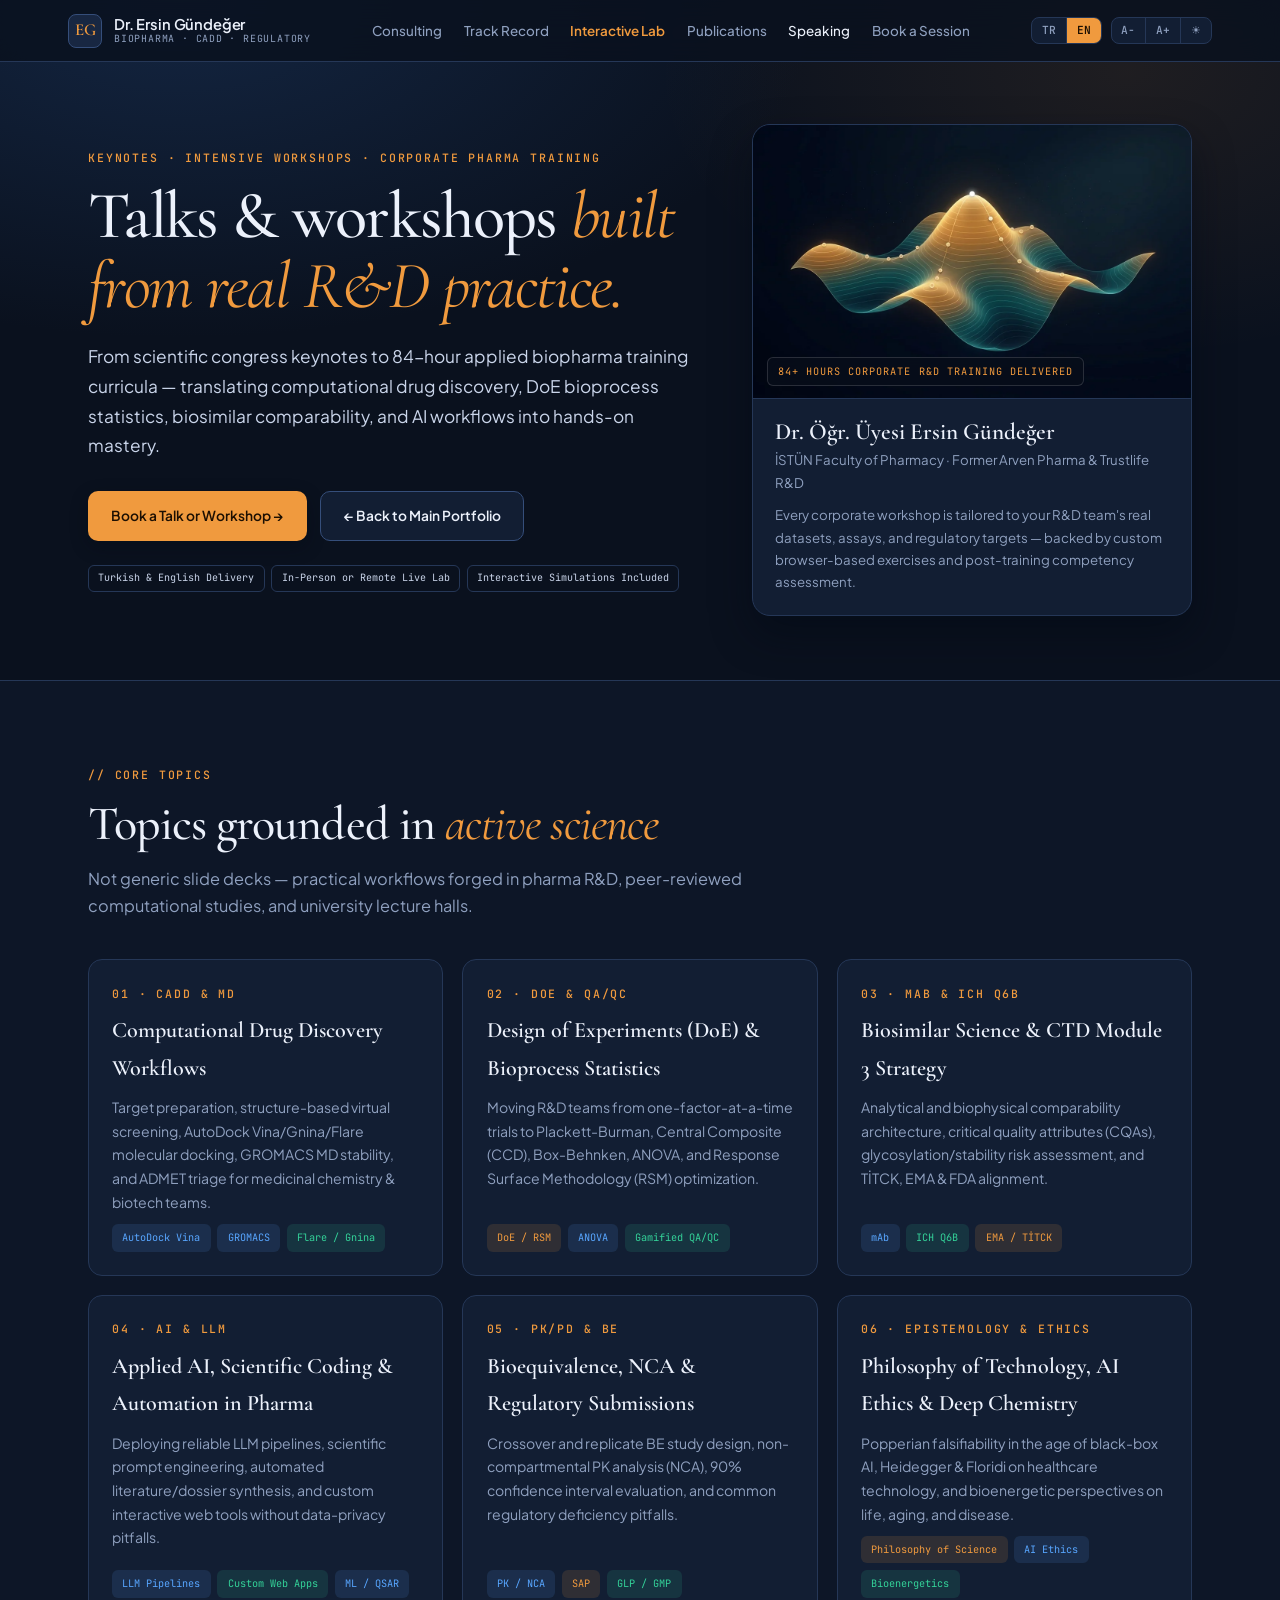
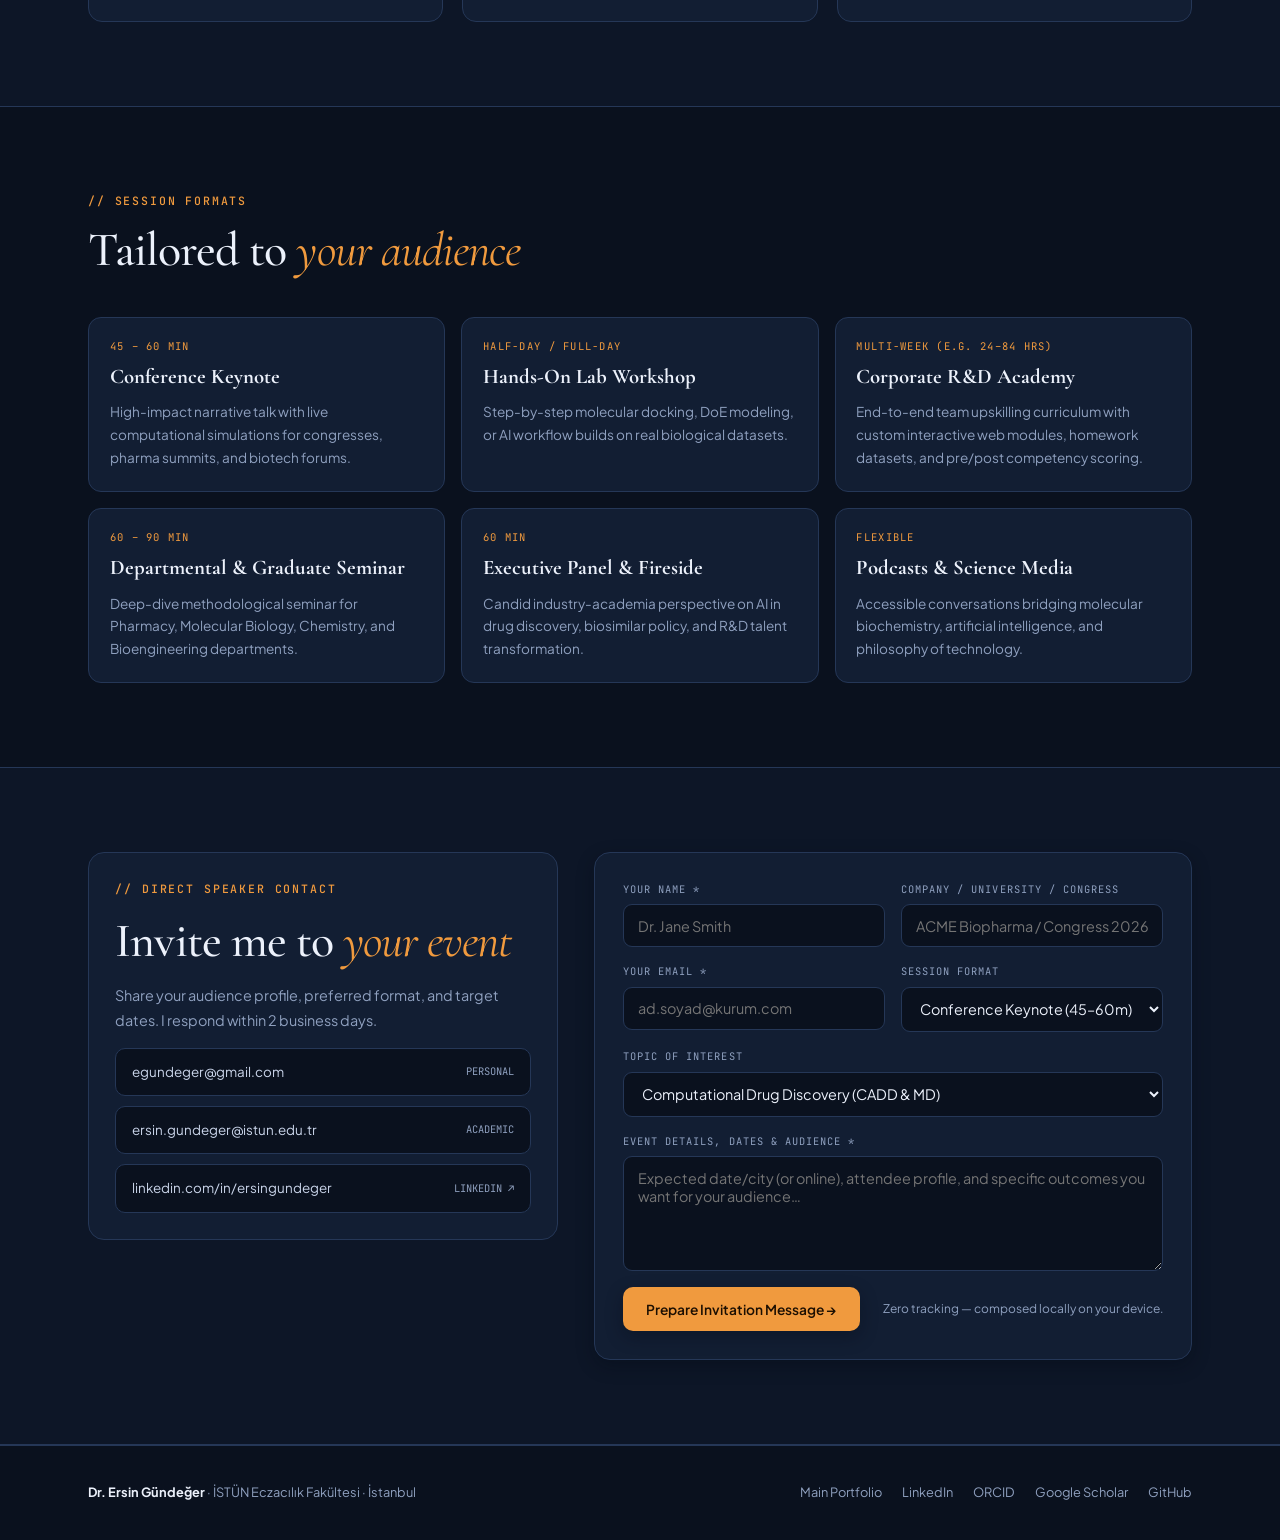
<file: speaking.html>
<!DOCTYPE html>
<html lang="tr" data-theme="dark">
<head>
  <meta charset="UTF-8" />
  <meta name="viewport" content="width=device-width, initial-scale=1.0" />
  <title data-en="Speaking, Workshops & Corporate R&D Training — Dr. Ersin Gündeğer"
         data-tr="Konuşmalar, Atölyeler ve Kurumsal Ar-Ge Eğitimleri — Dr. Ersin Gündeğer">Konuşmalar, Atölyeler ve Kurumsal Ar-Ge Eğitimleri — Dr. Ersin Gündeğer</title>
  <meta name="description" content="Conference keynotes, hands-on workshops, and bespoke corporate R&D training in computational drug discovery (CADD), DoE/bioprocess statistics, biosimilars, regulatory science, and AI in pharma — Turkish & English." />
  <meta name="author" content="Ersin Gündeğer" />
  <meta name="theme-color" content="#0a111e" />
  <link rel="canonical" href="https://egundeger.github.io/consulting/speaking.html" />

  <link rel="icon" type="image/svg+xml" href="favicon.svg" />
  <link rel="icon" type="image/png" sizes="32x32" href="favicon-32x32.png" />
  <link rel="icon" type="image/png" sizes="16x16" href="favicon-16x16.png" />
  <link rel="apple-touch-icon" href="apple-touch-icon.png" />

  <meta property="og:type" content="website" />
  <meta property="og:site_name" content="Dr. Ersin Gündeğer" />
  <meta property="og:title" content="Speaking, Workshops & R&D Training — Dr. Ersin Gündeğer" />
  <meta property="og:description" content="Keynotes, hands-on workshops, and corporate pharma/biotech R&D training in CADD, DoE statistics, biosimilars, and AI workflows." />
  <meta property="og:url" content="https://egundeger.github.io/consulting/speaking.html" />
  <meta property="og:image" content="https://egundeger.github.io/consulting/og-image.png" />
  <meta name="twitter:card" content="summary_large_image" />
  <meta name="twitter:image" content="https://egundeger.github.io/consulting/og-image.png" />

  <link rel="preconnect" href="https://fonts.googleapis.com" />
  <link rel="preconnect" href="https://fonts.gstatic.com" crossorigin />
  <link href="https://fonts.googleapis.com/css2?family=Cormorant+Garamond:ital,wght@0,400;0,500;0,600;1,400&family=JetBrains+Mono:wght@400;500;600&family=Plus+Jakarta+Sans:wght@400;500;600;700&display=swap" rel="stylesheet" />
  <link rel="stylesheet" href="assets/styles.css" />
  <script>
    (function(){try{
      var t = localStorage.getItem('theme') || 'dark';
      document.documentElement.setAttribute('data-theme', t);
      var f = parseFloat(localStorage.getItem('fontScale')) || 1;
      document.documentElement.style.fontSize = (16 * f) + 'px';
    }catch(e){}})();
  </script>
</head>
<body>

<!-- NAVIGATION -->
<header class="site-nav">
  <div class="nav-inner">
    <a href="index.html" data-keep-lang class="brand">
      <div class="brand-mark">EG</div>
      <div class="brand-text">
        <span class="brand-name">Dr. Ersin Gündeğer</span>
        <span class="brand-role" data-en="Biopharma · CADD · Regulatory" data-tr="Biyofarma · CADD · Regülatuar">Biyofarma · CADD · Regülatuar</span>
      </div>
    </a>

    <ul class="nav-links">
      <li><a href="index.html#consulting" data-keep-lang data-en="Consulting" data-tr="Danışmanlık">Danışmanlık</a></li>
      <li><a href="index.html#track-record" data-keep-lang data-en="Track Record" data-tr="Referans & Kariyer">Referans & Kariyer</a></li>
      <li><a href="index.html#lab" data-keep-lang class="nav-lab" data-en="Interactive Lab" data-tr="İnteraktif Lab">İnteraktif Lab</a></li>
      <li><a href="index.html#research" data-keep-lang data-en="Publications" data-tr="Yayınlar">Yayınlar</a></li>
      <li><a href="speaking.html" data-keep-lang class="active" data-en="Speaking" data-tr="Konuşmalar">Konuşmalar</a></li>
      <li><a href="#booking" data-en="Book a Session" data-tr="Davet & Kayıt">Davet & Kayıt</a></li>
    </ul>

    <div class="nav-controls">
      <div class="ctrl-group" role="group" aria-label="Language switch">
        <button type="button" class="ctrl-btn" id="btn-tr" onclick="setLang('tr')">TR</button>
        <button type="button" class="ctrl-btn" id="btn-en" onclick="setLang('en')">EN</button>
      </div>
      <div class="ctrl-group" role="group" aria-label="Display settings">
        <button type="button" class="ctrl-btn" id="font-dec" aria-label="Decrease text size">A−</button>
        <button type="button" class="ctrl-btn" id="font-inc" aria-label="Increase text size">A+</button>
        <button type="button" class="ctrl-btn" id="theme-toggle" aria-label="Toggle theme">☀</button>
      </div>
      <button type="button" class="mobile-toggle" id="mobile-toggle" aria-label="Open menu" aria-expanded="false">☰</button>
    </div>
  </div>
</header>

<nav class="mobile-drawer" id="mobile-drawer" aria-label="Mobile menu">
  <a href="index.html#consulting" data-keep-lang><span data-en="Consulting Services" data-tr="Danışmanlık Hizmetleri">Danışmanlık Hizmetleri</span><span>→</span></a>
  <a href="index.html#track-record" data-keep-lang><span data-en="Client Cases & Career" data-tr="Referans Projeler & Kariyer">Referans Projeler & Kariyer</span><span>→</span></a>
  <a href="index.html#lab" data-keep-lang><span data-en="Interactive Lab & Games" data-tr="İnteraktif Lab & Oyunlar">İnteraktif Lab & Oyunlar</span><span>→</span></a>
  <a href="index.html#research" data-keep-lang><span data-en="Publications & Courses" data-tr="Yayınlar & Dersler">Yayınlar & Dersler</span><span>→</span></a>
  <a href="#topics"><span data-en="Speaking Topics" data-tr="Konuşma Konuları">Konuşma Konuları</span><span>↓</span></a>
  <a href="#booking"><span data-en="Book a Session" data-tr="Konuşmacı / Eğitim Talebi">Konuşmacı / Eğitim Talebi</span><span>↓</span></a>
</nav>

<!-- HERO -->
<section class="hero">
  <div class="wrap">
    <div class="hero-grid">
      <div>
        <div class="eyebrow"
             data-en="Keynotes · Intensive Workshops · Corporate Pharma Training"
             data-tr="Konferans Açılışları · Uygulamalı Atölyeler · Kurumsal Ar-Ge Eğitimleri">
          Konferans Açılışları · Uygulamalı Atölyeler · Kurumsal Ar-Ge Eğitimleri
        </div>
        <h1 data-en="Talks &amp; workshops <em>built from real R&amp;D practice.</em>"
            data-tr="Gerçek Ar-Ge mutfağından doğan <em>konuşma ve atölyeler.</em>">
          Gerçek Ar-Ge mutfağından doğan <em>konuşma ve atölyeler.</em>
        </h1>
        <p class="hero-lead"
           data-en="From scientific congress keynotes to 84-hour applied biopharma training curricula — translating computational drug discovery, DoE bioprocess statistics, biosimilar comparability, and AI workflows into hands-on mastery."
           data-tr="Bilimsel kongre açılış konuşmalarından 84 saatlik uygulamalı biyofarma eğitim müfredatlarına — hesaplamalı ilaç keşfi, DoE biyoproses istatistiği, biyobenzer karşılaştırılabilirliği ve yapay zekâ iş akışlarını doğrudan uygulanabilir yetkinliğe dönüştürüyorum.">
          Bilimsel kongre açılış konuşmalarından 84 saatlik uygulamalı biyofarma eğitim müfredatlarına — hesaplamalı ilaç keşfi, DoE biyoproses istatistiği, biyobenzer karşılaştırılabilirliği ve yapay zekâ iş akışlarını doğrudan uygulanabilir yetkinliğe dönüştürüyorum.
        </p>
        <div class="hero-cta">
          <a href="#booking" class="btn btn-primary" data-en="Book a Talk or Workshop →" data-tr="Konuşma veya Eğitim Planla →">Konuşma veya Eğitim Planla →</a>
          <a href="index.html" data-keep-lang class="btn btn-secondary" data-en="← Back to Main Portfolio" data-tr="← Ana Portföye Dön">← Ana Portföye Dön</a>
        </div>
        <div class="pedigree-pills" style="margin-top:1.5rem">
          <span class="ped-pill" data-en="Turkish &amp; English Delivery" data-tr="Türkçe ve İngilizce Sunum">Türkçe ve İngilizce Sunum</span>
          <span class="ped-pill" data-en="In-Person or Remote Live Lab" data-tr="Yüz Yüze veya Canlı Uzaktan Uygulama">Yüz Yüze veya Canlı Uzaktan Uygulama</span>
          <span class="ped-pill" data-en="Interactive Simulations Included" data-tr="İnteraktif Web Simülasyonları Dahil">İnteraktif Web Simülasyonları Dahil</span>
        </div>
      </div>

      <div class="portrait-card">
        <div class="pillar-img-wrap" style="aspect-ratio:16/10">
          <img src="assets/bioprocess-doe.webp" alt="Response Surface Methodology and Biopharma Training" />
          <span class="pillar-kicker" data-en="84+ Hours Corporate R&D Training Delivered" data-tr="84+ Saat Kurumsal Ar-Ge Eğitimi Teslim Edildi">84+ Saat Kurumsal Ar-Ge Eğitimi Teslim Edildi</span>
        </div>
        <div class="portrait-meta">
          <div class="portrait-name">Dr. Öğr. Üyesi Ersin Gündeğer</div>
          <div class="portrait-affil"
               data-en="İSTÜN Faculty of Pharmacy · Former Arven Pharma &amp; Trustlife R&amp;D"
               data-tr="İSTÜN Eczacılık Fakültesi · Eski Arven İlaç &amp; Trustlife Ar-Ge">
            İSTÜN Eczacılık Fakültesi · Eski Arven İlaç &amp; Trustlife Ar-Ge
          </div>
          <p style="font-size:0.83rem;color:var(--muted);margin-top:0.65rem"
             data-en="Every corporate workshop is tailored to your R&amp;D team's real datasets, assays, and regulatory targets — backed by custom browser-based exercises and post-training competency assessment."
             data-tr="Her kurumsal atölye, Ar-Ge ekibinizin gerçek veri setlerine, analitik yöntemlerine ve regülatuar hedeflerine göre sıfırdan kurgulanır; tarayıcı tabanlı interaktif simülasyonlar ve eğitim sonu yetkinlik ölçümü içerir.">
            Her kurumsal atölye, Ar-Ge ekibinizin gerçek veri setlerine, analitik yöntemlerine ve regülatuar hedeflerine göre sıfırdan kurgulanır; tarayıcı tabanlı interaktif simülasyonlar ve eğitim sonu yetkinlik ölçümü içerir.
          </p>
        </div>
      </div>
    </div>
  </div>
</section>

<!-- SPEAKING TOPICS -->
<section id="topics" class="sec-alt">
  <div class="wrap">
    <div class="sec-head reveal">
      <div class="sec-head-copy">
        <div class="eyebrow" data-en="// Core Topics" data-tr="// Konuşma ve Eğitim Başlıkları">// Konuşma ve Eğitim Başlıkları</div>
        <h2 data-en="Topics grounded in <em>active science</em>" data-tr="Aktif araştırmaya dayalı <em>uzmanlık konuları</em>">Aktif araştırmaya dayalı <em>uzmanlık konuları</em></h2>
        <p class="sec-desc"
           data-en="Not generic slide decks — practical workflows forged in pharma R&amp;D, peer-reviewed computational studies, and university lecture halls."
           data-tr="Pratikten kopuk jenerik slaytlar değil; ilaç sanayi Ar-Ge projeleri, hakemli hesaplamalı çalışmalar ve üniversite amfilerinde yoğrulmuş iş akışları.">
          Pratikten kopuk jenerik slaytlar değil; ilaç sanayi Ar-Ge projeleri, hakemli hesaplamalı çalışmalar ve üniversite amfilerinde yoğrulmuş iş akışları.
        </p>
      </div>
    </div>

    <div class="topic-grid">
      <article class="topic-card reveal">
        <span class="eyebrow" style="margin:0">01 · CADD &amp; MD</span>
        <h3 data-en="Computational Drug Discovery Workflows" data-tr="Hesaplamalı İlaç Keşfi İş Akışları">Hesaplamalı İlaç Keşfi İş Akışları</h3>
        <p data-en="Target preparation, structure-based virtual screening, AutoDock Vina/Gnina/Flare molecular docking, GROMACS MD stability, and ADMET triage for medicinal chemistry &amp; biotech teams."
           data-tr="Hedef hazırlığı, yapı tabanlı sanal tarama, AutoDock Vina/Gnina/Flare moleküler docking, GROMACS MD stabilite analizi ve ilaç Ar-Ge ekipleri için ADMET filtreleme.">
          Hedef hazırlığı, yapı tabanlı sanal tarama, AutoDock Vina/Gnina/Flare moleküler docking, GROMACS MD stabilite analizi ve ilaç Ar-Ge ekipleri için ADMET filtreleme.
        </p>
        <div class="tags">
          <span class="tag">AutoDock Vina</span>
          <span class="tag">GROMACS</span>
          <span class="tag teal">Flare / Gnina</span>
        </div>
      </article>

      <article class="topic-card reveal">
        <span class="eyebrow" style="margin:0">02 · DoE &amp; QA/QC</span>
        <h3 data-en="Design of Experiments (DoE) &amp; Bioprocess Statistics" data-tr="Deney Tasarımı (DoE) ve Biyoproses İstatistiği">Deney Tasarımı (DoE) ve Biyoproses İstatistiği</h3>
        <p data-en="Moving R&amp;D teams from one-factor-at-a-time trials to Plackett-Burman, Central Composite (CCD), Box-Behnken, ANOVA, and Response Surface Methodology (RSM) optimization."
           data-tr="Ar-Ge ekiplerini tek-değişkenli deneme yanılmadan Plackett-Burman, Merkezi Kompozit (CCD), Box-Behnken, ANOVA ve Yanıt Yüzey Metodolojisi (RSM) optimizasyonuna taşımak.">
          Ar-Ge ekiplerini tek-değişkenli deneme yanılmadan Plackett-Burman, Merkezi Kompozit (CCD), Box-Behnken, ANOVA ve Yanıt Yüzey Metodolojisi (RSM) optimizasyonuna taşımak.
        </p>
        <div class="tags">
          <span class="tag amber">DoE / RSM</span>
          <span class="tag">ANOVA</span>
          <span class="tag teal" data-en="Gamified QA/QC" data-tr="Oyunlaştırılmış QA/QC">Oyunlaştırılmış QA/QC</span>
        </div>
      </article>

      <article class="topic-card reveal">
        <span class="eyebrow" style="margin:0">03 · mAb &amp; ICH Q6B</span>
        <h3 data-en="Biosimilar Science &amp; CTD Module 3 Strategy" data-tr="Biyobenzer Bilimi ve CTD Modül 3 Stratejisi">Biyobenzer Bilimi ve CTD Modül 3 Stratejisi</h3>
        <p data-en="Analytical and biophysical comparability architecture, critical quality attributes (CQAs), glycosylation/stability risk assessment, and TİTCK, EMA &amp; FDA alignment."
           data-tr="Analitik ve biyofiziksel karşılaştırılabilirlik mimarisi, kritik kalite nitelikleri (CQA), glikozilasyon/stabilite risk değerlendirmesi ve TİTCK, EMA ve FDA uyumu.">
          Analitik ve biyofiziksel karşılaştırılabilirlik mimarisi, kritik kalite nitelikleri (CQA), glikozilasyon/stabilite risk değerlendirmesi ve TİTCK, EMA ve FDA uyumu.
        </p>
        <div class="tags">
          <span class="tag">mAb</span>
          <span class="tag teal">ICH Q6B</span>
          <span class="tag amber">EMA / TİTCK</span>
        </div>
      </article>

      <article class="topic-card reveal">
        <span class="eyebrow" style="margin:0">04 · AI &amp; LLM</span>
        <h3 data-en="Applied AI, Scientific Coding &amp; Automation in Pharma" data-tr="Farmada Uygulamalı Yapay Zekâ ve Ar-Ge Otomasyonu">Farmada Uygulamalı Yapay Zekâ ve Ar-Ge Otomasyonu</h3>
        <p data-en="Deploying reliable LLM pipelines, scientific prompt engineering, automated literature/dossier synthesis, and custom interactive web tools without data-privacy pitfalls."
           data-tr="Veri güvenliğinden ödün vermeden güvenilir LLM iş akışları, bilimsel prompt mühendisliği, literatür/dosya sentezi ve özel interaktif Ar-Ge web araçları kurgulamak.">
          Veri güvenliğinden ödün vermeden güvenilir LLM iş akışları, bilimsel prompt mühendisliği, literatür/dosya sentezi ve özel interaktif Ar-Ge web araçları kurgulamak.
        </p>
        <div class="tags">
          <span class="tag">LLM Pipelines</span>
          <span class="tag teal" data-en="Custom Web Apps" data-tr="Özel Web Araçları">Özel Web Araçları</span>
          <span class="tag">ML / QSAR</span>
        </div>
      </article>

      <article class="topic-card reveal">
        <span class="eyebrow" style="margin:0">05 · PK/PD &amp; BE</span>
        <h3 data-en="Bioequivalence, NCA &amp; Regulatory Submissions" data-tr="Biyoeşdeğerlik, NCA ve Regülatuar İstatistik">Biyoeşdeğerlik, NCA ve Regülatuar İstatistik</h3>
        <p data-en="Crossover and replicate BE study design, non-compartmental PK analysis (NCA), 90% confidence interval evaluation, and common regulatory deficiency pitfalls."
           data-tr="Çapraz ve tekrarlı BE çalışma tasarımı, non-kompartmental FK analizi (NCA), %90 güven aralığı değerlendirmesi ve regülatuar başvurularda sık yapılan hatalar.">
          Çapraz ve tekrarlı BE çalışma tasarımı, non-kompartmental FK analizi (NCA), %90 güven aralığı değerlendirmesi ve regülatuar başvurularda sık yapılan hatalar.
        </p>
        <div class="tags">
          <span class="tag">PK / NCA</span>
          <span class="tag amber">SAP</span>
          <span class="tag teal">GLP / GMP</span>
        </div>
      </article>

      <article class="topic-card reveal">
        <span class="eyebrow" style="margin:0">06 · Epistemology &amp; Ethics</span>
        <h3 data-en="Philosophy of Technology, AI Ethics &amp; Deep Chemistry" data-tr="Teknoloji Felsefesi, Yapay Zekâ Etiği ve Derin Kimya">Teknoloji Felsefesi, Yapay Zekâ Etiği ve Derin Kimya</h3>
        <p data-en="Popperian falsifiability in the age of black-box AI, Heidegger &amp; Floridi on healthcare technology, and bioenergetic perspectives on life, aging, and disease."
           data-tr="Kara-kutu yapay zekâ çağında Popper'cı yanlışlanabilirlik, sağlık teknolojilerinde Heidegger ve Floridi perspektifi; yaşam, yaşlanma ve metabolizmanın derin kimyası.">
          Kara-kutu yapay zekâ çağında Popper'cı yanlışlanabilirlik, sağlık teknolojilerinde Heidegger ve Floridi perspektifi; yaşam, yaşlanma ve metabolizmanın derin kimyası.
        </p>
        <div class="tags">
          <span class="tag amber" data-en="Philosophy of Science" data-tr="Bilim Felsefesi">Bilim Felsefesi</span>
          <span class="tag">AI Ethics</span>
          <span class="tag teal">Bioenergetics</span>
        </div>
      </article>
    </div>
  </div>
</section>

<!-- FORMATS -->
<section id="formats">
  <div class="wrap">
    <div class="sec-head reveal">
      <div class="sec-head-copy">
        <div class="eyebrow" data-en="// Session Formats" data-tr="// Etkinlik Formatları">// Etkinlik Formatları</div>
        <h2 data-en="Tailored to <em>your audience</em>" data-tr="Hedef kitlenize göre <em>esnek formatlar</em>">Hedef kitlenize göre <em>esnek formatlar</em></h2>
      </div>
    </div>

    <div class="format-grid">
      <div class="format-card reveal">
        <div class="format-dur" data-en="45 – 60 min" data-tr="45 – 60 dk">45 – 60 dk</div>
        <h3 data-en="Conference Keynote" data-tr="Kongre &amp; Konferans Açılış">Kongre &amp; Konferans Açılış</h3>
        <p data-en="High-impact narrative talk with live computational simulations for congresses, pharma summits, and biotech forums."
           data-tr="Bilimsel kongreler, ilaç zirveleri ve biyoteknoloji buluşmaları için canlı simülasyon destekli açılış konuşması.">
          Bilimsel kongreler, ilaç zirveleri ve biyoteknoloji buluşmaları için canlı simülasyon destekli açılış konuşması.
        </p>
      </div>
      <div class="format-card reveal">
        <div class="format-dur" data-en="Half-Day / Full-Day" data-tr="Yarım Gün / Tam Gün">Yarım Gün / Tam Gün</div>
        <h3 data-en="Hands-On Lab Workshop" data-tr="Uygulamalı Bilgisayarlı Atölye">Uygulamalı Bilgisayarlı Atölye</h3>
        <p data-en="Step-by-step molecular docking, DoE modeling, or AI workflow builds on real biological datasets."
           data-tr="Gerçek biyolojik veri setleri üzerinde adım adım moleküler docking, DoE modelleme veya AI iş akışı kurulumu.">
          Gerçek biyolojik veri setleri üzerinde adım adım moleküler docking, DoE modelleme veya AI iş akışı kurulumu.
        </p>
      </div>
      <div class="format-card reveal">
        <div class="format-dur" data-en="Multi-Week (e.g. 24–84 hrs)" data-tr="Çok Haftalık (ör. 24–84 saat)">Çok Haftalık (ör. 24–84 saat)</div>
        <h3 data-en="Corporate R&amp;D Academy" data-tr="Kurumsal Ar-Ge Akademisi">Kurumsal Ar-Ge Akademisi</h3>
        <p data-en="End-to-end team upskilling curriculum with custom interactive web modules, homework datasets, and pre/post competency scoring."
           data-tr="Özel interaktif web modülleri, gerçek vaka ödevleri ve yetkinlik değerlendirmesi içeren kapsamlı Ar-Ge ekibi dönüşüm programı.">
          Özel interaktif web modülleri, gerçek vaka ödevleri ve yetkinlik değerlendirmesi içeren kapsamlı Ar-Ge ekibi dönüşüm programı.
        </p>
      </div>
      <div class="format-card reveal">
        <div class="format-dur" data-en="60 – 90 min" data-tr="60 – 90 dk">60 – 90 dk</div>
        <h3 data-en="Departmental &amp; Graduate Seminar" data-tr="Akademik Bölüm Semineri">Akademik Bölüm Semineri</h3>
        <p data-en="Deep-dive methodological seminar for Pharmacy, Molecular Biology, Chemistry, and Bioengineering departments."
           data-tr="Eczacılık, Moleküler Biyoloji, Kimya ve Biyomühendislik bölümleri ile lisansüstü programlar için metodolojik seminer.">
          Eczacılık, Moleküler Biyoloji, Kimya ve Biyomühendislik bölümleri ile lisansüstü programlar için metodolojik seminer.
        </p>
      </div>
      <div class="format-card reveal">
        <div class="format-dur" data-en="60 min" data-tr="60 dk">60 dk</div>
        <h3 data-en="Executive Panel &amp; Fireside" data-tr="Panel &amp; Yuvarlak Masa">Panel &amp; Yuvarlak Masa</h3>
        <p data-en="Candid industry-academia perspective on AI in drug discovery, biosimilar policy, and R&amp;D talent transformation."
           data-tr="İlaç keşfinde yapay zekâ, biyobenzer politikaları ve Ar-Ge yetenek dönüşümü üzerine sanayi-akademi perspektifi.">
          İlaç keşfinde yapay zekâ, biyobenzer politikaları ve Ar-Ge yetenek dönüşümü üzerine sanayi-akademi perspektifi.
        </p>
      </div>
      <div class="format-card reveal">
        <div class="format-dur" data-en="Flexible" data-tr="Esnek Süre">Esnek Süre</div>
        <h3 data-en="Podcasts &amp; Science Media" data-tr="Podcast &amp; Bilim İletişimi">Podcast &amp; Bilim İletişimi</h3>
        <p data-en="Accessible conversations bridging molecular biochemistry, artificial intelligence, and philosophy of technology."
           data-tr="Moleküler biyokimya, yapay zekâ ve teknoloji felsefesini buluşturan derinlikli yayın ve röportajlar.">
          Moleküler biyokimya, yapay zekâ ve teknoloji felsefesini buluşturan derinlikli yayın ve röportajlar.
        </p>
      </div>
    </div>
  </div>
</section>

<!-- BOOKING COMPOSER -->
<section id="booking" class="sec-alt">
  <div class="wrap">
    <div class="contact-layout">
      <div class="contact-direct reveal">
        <div class="eyebrow" style="margin:0" data-en="// Direct Speaker Contact" data-tr="// Doğrudan İletişim">// Doğrudan İletişim</div>
        <h2 data-en="Invite me to <em>your event</em>" data-tr="Etkinliğiniz için <em>iletişime geçin</em>">Etkinliğiniz için <em>iletişime geçin</em></h2>
        <p style="font-size:0.9rem;color:var(--muted)"
           data-en="Share your audience profile, preferred format, and target dates. I respond within 2 business days."
           data-tr="Hedef kitlenizi, tercih ettiğiniz formatı ve planlanan tarih aralığını paylaşın; 2 iş günü içinde dönüş yapıyorum.">
          Hedef kitlenizi, tercih ettiğiniz formatı ve planlanan tarih aralığını paylaşın; 2 iş günü içinde dönüş yapıyorum.
        </p>
        <div class="direct-list">
          <a href="mailto:egundeger@gmail.com" class="direct-item">
            <span>egundeger@gmail.com</span>
            <span class="direct-lbl" data-en="Personal" data-tr="Kişisel">Kişisel</span>
          </a>
          <a href="mailto:ersin.gundeger@istun.edu.tr" class="direct-item">
            <span>ersin.gundeger@istun.edu.tr</span>
            <span class="direct-lbl" data-en="Academic" data-tr="Kurumsal">Kurumsal</span>
          </a>
          <a href="https://www.linkedin.com/in/ersingundeger" target="_blank" rel="noopener" class="direct-item">
            <span>linkedin.com/in/ersingundeger</span>
            <span class="direct-lbl">LinkedIn ↗</span>
          </a>
        </div>
      </div>

      <div class="composer-card reveal">
        <form id="inquiry-form" data-subject-prefix="Speaking / Training Inquiry" novalidate>
          <div class="form-grid">
            <div class="field">
              <label for="inq-name" data-en="Your Name *" data-tr="Adınız Soyadınız *">Adınız Soyadınız *</label>
              <input id="inq-name" type="text" required
                     data-placeholder-en="Dr. Jane Smith"
                     data-placeholder-tr="Dr. Ayşe Yılmaz"
                     placeholder="Dr. Ayşe Yılmaz" />
            </div>
            <div class="field">
              <label for="inq-org" data-en="Company / University / Congress" data-tr="Firma / Üniversite / Kongre">Firma / Üniversite / Kongre</label>
              <input id="inq-org" type="text"
                     data-placeholder-en="ACME Biopharma / Congress 2026"
                     data-placeholder-tr="ACME Biyofarma / Kongre 2026"
                     placeholder="ACME Biyofarma / Kongre 2026" />
            </div>
            <div class="field">
              <label for="inq-email" data-en="Your Email *" data-tr="E-posta Adresiniz *">E-posta Adresiniz *</label>
              <input id="inq-email" type="email" required placeholder="ad.soyad@kurum.com" />
            </div>
            <div class="field">
              <label for="inq-mode" data-en="Session Format" data-tr="Oturum Formatı">Oturum Formatı</label>
              <select id="inq-mode">
                <option value="Conference Keynote" data-en="Conference Keynote (45–60m)" data-tr="Kongre / Konferans Açılış (45–60 dk)">Kongre / Konferans Açılış (45–60 dk)</option>
                <option value="Hands-On Workshop" data-en="Hands-On Workshop (Half/Full Day)" data-tr="Uygulamalı Atölye (Yarım/Tam Gün)">Uygulamalı Atölye (Yarım/Tam Gün)</option>
                <option value="Corporate R&D Training" data-en="Corporate R&D Training Program" data-tr="Kurumsal Ar-Ge Eğitim Programı">Kurumsal Ar-Ge Eğitim Programı</option>
                <option value="Academic Seminar" data-en="Academic / Graduate Seminar" data-tr="Akademik Bölüm Semineri">Akademik Bölüm Semineri</option>
                <option value="Panel / Podcast" data-en="Panel Discussion / Podcast" data-tr="Panel / Podcast / Medya">Panel / Podcast / Medya</option>
              </select>
            </div>
            <div class="field form-full">
              <label for="inq-topic" data-en="Topic of Interest" data-tr="İlgilenilen Konu Başlığı">İlgilenilen Konu Başlığı</label>
              <select id="inq-topic">
                <option value="Computational Drug Discovery (CADD & MD)" data-en="Computational Drug Discovery (CADD & MD)" data-tr="Hesaplamalı İlaç Keşfi (CADD & MD)">Hesaplamalı İlaç Keşfi (CADD & MD)</option>
                <option value="DoE & Bioprocess Statistics" data-en="Design of Experiments (DoE) & Bioprocess Statistics" data-tr="Deney Tasarımı (DoE) ve Biyoproses İstatistiği">Deney Tasarımı (DoE) ve Biyoproses İstatistiği</option>
                <option value="Biosimilar Science & CTD Module 3" data-en="Biosimilar Science & CTD Module 3 Strategy" data-tr="Biyobenzer Bilimi ve CTD Modül 3 Stratejisi">Biyobenzer Bilimi ve CTD Modül 3 Stratejisi</option>
                <option value="Applied AI & Custom Tools in Pharma" data-en="Applied AI & Custom Tools in Pharma R&D" data-tr="Farmada Uygulamalı Yapay Zekâ ve Web Araçları">Farmada Uygulamalı Yapay Zekâ ve Web Araçları</option>
                <option value="Bioequivalence & Regulatory Statistics" data-en="Bioequivalence & Regulatory Statistics" data-tr="Biyoeşdeğerlik ve Regülatuar İstatistik">Biyoeşdeğerlik ve Regülatuar İstatistik</option>
                <option value="Philosophy of Technology & AI Ethics" data-en="Philosophy of Technology & AI Ethics" data-tr="Teknoloji Felsefesi ve Yapay Zekâ Etiği">Teknoloji Felsefesi ve Yapay Zekâ Etiği</option>
              </select>
            </div>
            <div class="field form-full">
              <label for="inq-msg" data-en="Event Details, Dates &amp; Audience *" data-tr="Etkinlik Detayları, Tarih ve Hedef Kitle *">Etkinlik Detayları, Tarih ve Hedef Kitle *</label>
              <textarea id="inq-msg" required
                        data-placeholder-en="Expected date/city (or online), attendee profile, and specific outcomes you want for your audience…"
                        data-placeholder-tr="Planlanan tarih/şehir (veya çevrimiçi), katılımcı profili ve odaklanmamızı istediğiniz özel hedefler…"
                        placeholder="Planlanan tarih/şehir (veya çevrimiçi), katılımcı profili ve odaklanmamızı istediğiniz özel hedefler…"></textarea>
            </div>
            <div class="form-full" style="display:flex;align-items:center;justify-content:space-between;gap:1rem;flex-wrap:wrap">
              <button type="submit" class="btn btn-primary" data-en="Prepare Invitation Message →" data-tr="Davet Mesajını Oluştur →">Davet Mesajını Oluştur →</button>
              <span style="font-size:0.75rem;color:var(--muted)" data-en="Zero tracking — composed locally on your device." data-tr="Verileriniz sunucuya kaydedilmez, cihazınızda hazırlanır.">Verileriniz sunucuya kaydedilmez, cihazınızda hazırlanır.</span>
            </div>
          </div>
        </form>

        <div id="composer-preview" class="composer-preview">
          <strong style="color:var(--ink)" data-en="Your message is ready to send:" data-tr="Mesajınız gönderime hazır:">Mesajınız gönderime hazır:</strong>
          <pre id="composer-text"></pre>
          <div style="display:flex;gap:0.65rem;flex-wrap:wrap">
            <a id="composer-gmail" href="#" target="_blank" rel="noopener" class="btn btn-primary btn-sm" data-en="Send via Gmail ↗" data-tr="Gmail ile Gönder ↗">Gmail ile Gönder ↗</a>
            <a id="composer-mailto" href="#" class="btn btn-secondary btn-sm" data-en="Open Default Mail App" data-tr="E-posta Uygulamasında Aç">E-posta Uygulamasında Aç</a>
            <button type="button" id="composer-copy" class="btn btn-secondary btn-sm" data-en="Copy Text" data-tr="Metni Kopyala">Metni Kopyala</button>
          </div>
        </div>
      </div>
    </div>
  </div>
</section>

<footer class="site-footer">
  <div class="wrap footer-inner">
    <div><strong style="color:var(--ink)">Dr. Ersin Gündeğer</strong> · İSTÜN Eczacılık Fakültesi · İstanbul</div>
    <div class="footer-links">
      <a href="index.html" data-keep-lang data-en="Main Portfolio" data-tr="Ana Sayfa">Ana Sayfa</a>
      <a href="https://www.linkedin.com/in/ersingundeger" target="_blank" rel="noopener">LinkedIn</a>
      <a href="https://orcid.org/0000-0002-4810-6352" target="_blank" rel="noopener">ORCID</a>
      <a href="https://scholar.google.com/citations?user=2RFgqJwAAAAJ" target="_blank" rel="noopener">Google Scholar</a>
      <a href="https://github.com/egundeger" target="_blank" rel="noopener">GitHub</a>
    </div>
  </div>
</footer>

<script src="assets/app.js"></script>
</body>
</html>
</file>
<file: assets/styles.css>
/* ==========================================================================
   Dr. Ersin Gündeğer — Scientific Consulting, Research & Interactive Lab
   Design System: Biopharma Editorial × Midnight Biolab
   ========================================================================== */

:root,
:root[data-theme="dark"] {
  --bg: #0a111e;
  --bg-alt: #0d1627;
  --surface: #121e33;
  --surface-2: #182742;
  --surface-hover: #1d2f4f;
  --border: #253757;
  --border-strong: #354e7a;

  --ink: #ecf1fb;
  --text: #cad5ea;
  --muted: #8fa0bf;

  --amber: #f09a3e;
  --amber-hover: #ffb057;
  --amber-soft: rgba(240, 154, 62, 0.13);
  --on-amber: #1c0f02;

  --teal: #34d399;
  --teal-soft: rgba(52, 211, 153, 0.12);
  --sky: #58a6ff;
  --sky-soft: rgba(88, 166, 255, 0.12);

  --nav-bg: rgba(10, 17, 30, 0.84);
  --shadow-sm: 0 6px 18px rgba(3, 8, 18, 0.32);
  --shadow-md: 0 18px 42px rgba(3, 8, 18, 0.48);
  --hero-glow-1: rgba(28, 56, 98, 0.52);
  --hero-glow-2: rgba(240, 154, 62, 0.09);
}

:root[data-theme="light"] {
  --bg: #f5f3ed;
  --bg-alt: #ece9df;
  --surface: #fcfbf8;
  --surface-2: #ffffff;
  --surface-hover: #f3f0e6;
  --border: #dcd7ca;
  --border-strong: #bfb8a6;

  --ink: #121c2d;
  --text: #2f3a4c;
  --muted: #5d687a;

  --amber: #b45b16;
  --amber-hover: #96490e;
  --amber-soft: rgba(180, 91, 22, 0.1);
  --on-amber: #ffffff;

  --teal: #147460;
  --teal-soft: rgba(20, 116, 96, 0.1);
  --sky: #1d5fa7;
  --sky-soft: rgba(29, 95, 167, 0.09);

  --nav-bg: rgba(245, 243, 237, 0.88);
  --shadow-sm: 0 6px 18px rgba(18, 28, 45, 0.06);
  --shadow-md: 0 18px 42px rgba(18, 28, 45, 0.1);
  --hero-glow-1: rgba(29, 95, 167, 0.07);
  --hero-glow-2: rgba(180, 91, 22, 0.07);
}

*,
*::before,
*::after {
  box-sizing: border-box;
  margin: 0;
  padding: 0;
}

html {
  scroll-behavior: smooth;
  font-size: 16px;
}

body {
  background-color: var(--bg);
  background-image:
    radial-gradient(980px 520px at 14% 0%, var(--hero-glow-1), transparent 65%),
    radial-gradient(760px 460px at 88% 8%, var(--hero-glow-2), transparent 62%);
  background-attachment: fixed;
  color: var(--text);
  font-family: 'Plus Jakarta Sans', -apple-system, BlinkMacSystemFont, 'Segoe UI', sans-serif;
  font-size: 1rem;
  line-height: 1.68;
  overflow-x: hidden;
  transition: background-color 0.3s ease, color 0.3s ease;
  -webkit-font-smoothing: antialiased;
}

img {
  max-width: 100%;
  display: block;
}

a {
  color: inherit;
}

button,
input,
select,
textarea {
  font-family: inherit;
}

.wrap {
  max-width: 1160px;
  margin: 0 auto;
  padding: 0 1.75rem;
}

/* ── TYPOGRAPHY ── */
.eyebrow {
  font-family: 'JetBrains Mono', monospace;
  font-size: 0.72rem;
  font-weight: 500;
  letter-spacing: 0.16em;
  text-transform: uppercase;
  color: var(--amber);
  margin-bottom: 0.85rem;
}

h1,
h2,
.serif-title {
  font-family: 'Cormorant Garamond', Georgia, serif;
  color: var(--ink);
  font-weight: 500;
  letter-spacing: -0.02em;
}

h1 {
  font-size: clamp(2.65rem, 5.2vw, 4.35rem);
  line-height: 1.05;
  letter-spacing: -0.025em;
}

h1 em,
h2 em {
  font-style: italic;
  font-weight: 400;
  color: var(--amber);
}

h2 {
  font-size: clamp(2rem, 3.8vw, 3rem);
  line-height: 1.1;
}

.sec-head {
  display: flex;
  justify-content: space-between;
  align-items: flex-end;
  gap: 2rem;
  flex-wrap: wrap;
  margin-bottom: 2.5rem;
}

.sec-head-copy {
  max-width: 680px;
}

.sec-desc {
  margin-top: 0.85rem;
  color: var(--muted);
  font-size: 1.02rem;
  line-height: 1.68;
}

section {
  padding: 5.25rem 0;
  position: relative;
}

.sec-alt {
  background: var(--bg-alt);
  border-top: 1px solid var(--border);
  border-bottom: 1px solid var(--border);
}

/* ── NAVIGATION ── */
.site-nav {
  position: fixed;
  top: 0;
  left: 0;
  right: 0;
  z-index: 200;
  background: var(--nav-bg);
  backdrop-filter: blur(14px);
  -webkit-backdrop-filter: blur(14px);
  border-bottom: 1px solid var(--border);
  transition: background-color 0.3s ease, border-color 0.3s ease;
}

.nav-inner {
  max-width: 1200px;
  margin: 0 auto;
  padding: 0.85rem 1.75rem;
  display: flex;
  align-items: center;
  justify-content: space-between;
  gap: 1.25rem;
}

.brand {
  display: flex;
  align-items: center;
  gap: 0.75rem;
  text-decoration: none;
  flex-shrink: 0;
}

.brand-mark {
  width: 34px;
  height: 34px;
  border-radius: 8px;
  background: var(--surface-2);
  border: 1px solid var(--border-strong);
  display: grid;
  place-items: center;
  font-family: 'Cormorant Garamond', serif;
  font-weight: 600;
  font-size: 1.05rem;
  color: var(--amber);
}

.brand-text {
  display: flex;
  flex-direction: column;
  line-height: 1.15;
}

.brand-name {
  font-weight: 600;
  font-size: 0.92rem;
  color: var(--ink);
  letter-spacing: -0.01em;
}

.brand-role {
  font-family: 'JetBrains Mono', monospace;
  font-size: 0.62rem;
  color: var(--muted);
  letter-spacing: 0.08em;
  text-transform: uppercase;
}

.nav-links {
  list-style: none;
  display: flex;
  align-items: center;
  gap: 1.35rem;
}

.nav-links a {
  font-size: 0.84rem;
  font-weight: 500;
  color: var(--muted);
  text-decoration: none;
  transition: color 0.2s ease;
  white-space: nowrap;
}

.nav-links a:hover,
.nav-links a.active {
  color: var(--ink);
}

.nav-links a.nav-lab {
  color: var(--amber);
  font-weight: 600;
}

.nav-controls {
  display: flex;
  align-items: center;
  gap: 0.55rem;
  flex-shrink: 0;
}

.ctrl-group {
  display: inline-flex;
  border: 1px solid var(--border);
  background: var(--surface);
  border-radius: 8px;
  overflow: hidden;
}

.ctrl-btn {
  background: transparent;
  border: none;
  border-left: 1px solid var(--border);
  color: var(--muted);
  font-family: 'JetBrains Mono', monospace;
  font-size: 0.7rem;
  font-weight: 500;
  padding: 0.42rem 0.62rem;
  cursor: pointer;
  transition: background 0.2s, color 0.2s;
  line-height: 1;
}

.ctrl-btn:first-child {
  border-left: none;
}

.ctrl-btn:hover {
  color: var(--ink);
  background: var(--surface-hover);
}

.ctrl-btn.active {
  background: var(--amber);
  color: var(--on-amber);
  font-weight: 600;
}

.mobile-toggle {
  display: none;
  background: var(--surface);
  border: 1px solid var(--border);
  color: var(--ink);
  width: 38px;
  height: 36px;
  border-radius: 8px;
  cursor: pointer;
  align-items: center;
  justify-content: center;
  font-size: 1.1rem;
}

/* Mobile Drawer */
.mobile-drawer {
  display: none;
  position: fixed;
  inset: 61px 0 0 0;
  background: var(--bg);
  z-index: 190;
  padding: 1.5rem 1.75rem 2.5rem;
  border-top: 1px solid var(--border);
  overflow-y: auto;
}

.mobile-drawer.open {
  display: flex;
  flex-direction: column;
  gap: 0.5rem;
}

.mobile-drawer a {
  padding: 0.9rem 1rem;
  border-radius: 10px;
  background: var(--surface);
  border: 1px solid var(--border);
  text-decoration: none;
  font-weight: 600;
  color: var(--ink);
  display: flex;
  justify-content: space-between;
  align-items: center;
}

/* ── BUTTONS ── */
.btn {
  display: inline-flex;
  align-items: center;
  justify-content: center;
  gap: 0.5rem;
  font-size: 0.86rem;
  font-weight: 600;
  padding: 0.78rem 1.4rem;
  border-radius: 10px;
  text-decoration: none;
  cursor: pointer;
  border: 1px solid transparent;
  transition: transform 0.18s ease, background-color 0.2s ease, border-color 0.2s ease, box-shadow 0.2s ease;
  white-space: nowrap;
}

.btn:hover {
  transform: translateY(-2px);
}

.btn-primary {
  background: var(--amber);
  color: var(--on-amber);
  box-shadow: var(--shadow-sm);
}

.btn-primary:hover {
  background: var(--amber-hover);
}

.btn-secondary {
  background: var(--surface);
  border-color: var(--border-strong);
  color: var(--ink);
}

.btn-secondary:hover {
  background: var(--surface-hover);
  border-color: var(--amber);
}

.btn-sm {
  font-size: 0.78rem;
  padding: 0.52rem 0.95rem;
  border-radius: 8px;
}

/* ── HERO ── */
.hero {
  padding-top: 7.75rem;
  padding-bottom: 4rem;
}

.hero-grid {
  display: grid;
  grid-template-columns: 1.28fr 0.92fr;
  gap: 3.25rem;
  align-items: center;
}

.hero-lead {
  margin-top: 1.35rem;
  font-size: 1.08rem;
  color: var(--text);
  max-width: 630px;
  line-height: 1.72;
}

.hero-cta {
  margin-top: 1.85rem;
  display: flex;
  flex-wrap: wrap;
  gap: 0.85rem;
}

/* 3 Audience Pathway Switchers */
.audience-strip {
  margin-top: 2.35rem;
  display: grid;
  grid-template-columns: repeat(3, 1fr);
  gap: 0.8rem;
}

.aud-card {
  background: var(--surface);
  border: 1px solid var(--border);
  border-radius: 12px;
  padding: 0.95rem 1rem;
  text-decoration: none;
  transition: transform 0.2s ease, border-color 0.2s ease, background 0.2s ease;
  display: flex;
  flex-direction: column;
  gap: 0.25rem;
}

.aud-card:hover {
  transform: translateY(-3px);
  border-color: var(--border-strong);
  background: var(--surface-2);
}

.aud-num {
  font-family: 'JetBrains Mono', monospace;
  font-size: 0.63rem;
  color: var(--amber);
  letter-spacing: 0.1em;
  text-transform: uppercase;
}

.aud-title {
  font-weight: 600;
  font-size: 0.88rem;
  color: var(--ink);
}

.aud-sub {
  font-size: 0.76rem;
  color: var(--muted);
  line-height: 1.42;
}

/* Executive Portrait Card */
.portrait-card {
  background: var(--surface);
  border: 1px solid var(--border);
  border-radius: 18px;
  overflow: hidden;
  box-shadow: var(--shadow-md);
}

.portrait-stage {
  position: relative;
  height: 340px;
  background:
    radial-gradient(circle at 50% 34%, rgba(240, 154, 62, 0.22), transparent 58%),
    radial-gradient(circle at 18% 80%, rgba(52, 211, 153, 0.16), transparent 55%),
    linear-gradient(165deg, #0d1729 0%, #152540 55%, #0c1424 100%);
  display: flex;
  align-items: flex-end;
  justify-content: center;
  overflow: hidden;
  border-bottom: 1px solid var(--border);
}

.portrait-stage img {
  height: 94%;
  width: auto;
  object-fit: contain;
  object-position: bottom center;
  filter: contrast(1.03) saturate(1.02);
  position: relative;
  z-index: 2;
}

.portrait-badge {
  position: absolute;
  top: 1rem;
  left: 1rem;
  z-index: 3;
  background: rgba(10, 17, 30, 0.76);
  backdrop-filter: blur(8px);
  border: 1px solid rgba(255, 255, 255, 0.14);
  color: #ecf1fb;
  font-family: 'JetBrains Mono', monospace;
  font-size: 0.64rem;
  letter-spacing: 0.08em;
  padding: 0.38rem 0.7rem;
  border-radius: 7px;
}

.portrait-meta {
  padding: 1.25rem 1.4rem 1.35rem;
}

.portrait-name {
  font-family: 'Cormorant Garamond', serif;
  font-size: 1.45rem;
  font-weight: 600;
  color: var(--ink);
  line-height: 1.15;
}

.portrait-affil {
  font-size: 0.83rem;
  color: var(--muted);
  margin-top: 0.25rem;
}

.pedigree-pills {
  display: flex;
  flex-wrap: wrap;
  gap: 0.42rem;
  margin-top: 0.9rem;
}

.ped-pill {
  font-family: 'JetBrains Mono', monospace;
  font-size: 0.63rem;
  padding: 0.28rem 0.58rem;
  border-radius: 6px;
  background: var(--bg);
  border: 1px solid var(--border);
  color: var(--text);
}

.profile-links {
  margin-top: 1rem;
  padding-top: 0.9rem;
  border-top: 1px solid var(--border);
  display: flex;
  flex-wrap: wrap;
  gap: 0.5rem;
}

.prof-link {
  font-family: 'JetBrains Mono', monospace;
  font-size: 0.66rem;
  text-decoration: none;
  padding: 0.32rem 0.62rem;
  border-radius: 6px;
  border: 1px solid var(--border);
  color: var(--muted);
  transition: color 0.2s, border-color 0.2s, background 0.2s;
}

.prof-link:hover {
  color: var(--amber);
  border-color: var(--amber);
  background: var(--amber-soft);
}

/* ── STATS STRIP ── */
.stats-strip {
  background: var(--surface);
  border-top: 1px solid var(--border);
  border-bottom: 1px solid var(--border);
  padding: 2.1rem 0;
}

.stats-grid {
  display: grid;
  grid-template-columns: repeat(4, 1fr);
  gap: 1.5rem;
}

.stat-box {
  padding: 0.25rem 0.75rem;
  border-left: 1px solid var(--border);
}

.stat-box:first-child {
  border-left: none;
}

.stat-val {
  font-family: 'Cormorant Garamond', serif;
  font-size: 2.45rem;
  font-weight: 600;
  color: var(--amber);
  line-height: 1;
}

.stat-lbl {
  margin-top: 0.45rem;
  font-size: 0.82rem;
  font-weight: 600;
  color: var(--ink);
}

.stat-sub {
  margin-top: 0.15rem;
  font-size: 0.75rem;
  color: var(--muted);
  line-height: 1.45;
}

/* ── 4 VISUAL DOMAIN PILLARS ── */
.pillar-grid {
  display: grid;
  grid-template-columns: repeat(2, 1fr);
  gap: 1.5rem;
  margin-bottom: 3rem;
}

.pillar-card {
  background: var(--surface);
  border: 1px solid var(--border);
  border-radius: 16px;
  overflow: hidden;
  box-shadow: var(--shadow-sm);
  display: flex;
  flex-direction: column;
  transition: transform 0.22s ease, border-color 0.22s ease, box-shadow 0.22s ease;
}

.pillar-card:hover {
  transform: translateY(-4px);
  border-color: var(--border-strong);
  box-shadow: var(--shadow-md);
}

.pillar-img-wrap {
  position: relative;
  aspect-ratio: 16 / 9;
  background: #080e1a;
  overflow: hidden;
  border-bottom: 1px solid var(--border);
}

.pillar-img-wrap img {
  width: 100%;
  height: 100%;
  object-fit: cover;
  transition: transform 0.5s ease;
}

.pillar-card:hover .pillar-img-wrap img {
  transform: scale(1.035);
}

.pillar-kicker {
  position: absolute;
  bottom: 0.75rem;
  left: 0.85rem;
  background: rgba(8, 14, 26, 0.82);
  backdrop-filter: blur(8px);
  border: 1px solid rgba(255, 255, 255, 0.14);
  color: #f09a3e;
  font-family: 'JetBrains Mono', monospace;
  font-size: 0.64rem;
  letter-spacing: 0.1em;
  text-transform: uppercase;
  padding: 0.3rem 0.65rem;
  border-radius: 6px;
}

.pillar-body {
  padding: 1.45rem 1.55rem 1.6rem;
  display: flex;
  flex-direction: column;
  flex: 1;
}

.pillar-body h3 {
  font-family: 'Cormorant Garamond', serif;
  font-size: 1.5rem;
  font-weight: 600;
  color: var(--ink);
  line-height: 1.2;
  margin-bottom: 0.55rem;
}

.pillar-body p {
  font-size: 0.9rem;
  color: var(--muted);
  margin-bottom: 1rem;
  flex: 1;
}

.tags {
  display: flex;
  flex-wrap: wrap;
  gap: 0.42rem;
}

.tag {
  font-family: 'JetBrains Mono', monospace;
  font-size: 0.64rem;
  padding: 0.26rem 0.58rem;
  border-radius: 6px;
  background: var(--sky-soft);
  color: var(--sky);
  border: 1px solid transparent;
}

.tag.teal {
  background: var(--teal-soft);
  color: var(--teal);
}

.tag.amber {
  background: var(--amber-soft);
  color: var(--amber);
}

/* ── FILTER TABS ── */
.filter-bar {
  display: flex;
  flex-wrap: wrap;
  gap: 0.5rem;
  margin-bottom: 1.35rem;
}

.filter-btn {
  background: var(--surface);
  border: 1px solid var(--border);
  color: var(--muted);
  font-size: 0.8rem;
  font-weight: 600;
  padding: 0.5rem 0.95rem;
  border-radius: 9px;
  cursor: pointer;
  transition: all 0.18s ease;
}

.filter-btn:hover {
  color: var(--ink);
  border-color: var(--border-strong);
}

.filter-btn.active {
  background: var(--amber);
  border-color: var(--amber);
  color: var(--on-amber);
}

/* ── 9 CONSULTING SERVICES ACCORDION ── */
.service-list {
  display: flex;
  flex-direction: column;
  gap: 0.65rem;
}

.srv-item {
  background: var(--surface);
  border: 1px solid var(--border);
  border-radius: 12px;
  overflow: hidden;
  transition: border-color 0.2s ease, background 0.2s ease;
}

.srv-item[hidden] {
  display: none;
}

.srv-item.open {
  border-color: var(--border-strong);
  background: var(--surface-2);
}

.srv-head {
  width: 100%;
  background: none;
  border: none;
  text-align: left;
  padding: 1.15rem 1.35rem;
  display: grid;
  grid-template-columns: 2.6rem 1fr auto;
  align-items: center;
  gap: 1rem;
  cursor: pointer;
  color: inherit;
}

.srv-head:hover {
  background: var(--surface-hover);
}

.srv-num {
  font-family: 'JetBrains Mono', monospace;
  font-size: 0.72rem;
  color: var(--amber);
  font-weight: 600;
}

.srv-title-wrap h4 {
  font-size: 1.02rem;
  font-weight: 600;
  color: var(--ink);
  margin-bottom: 0.18rem;
}

.srv-title-wrap p {
  font-size: 0.85rem;
  color: var(--muted);
}

.srv-chev {
  font-family: 'JetBrains Mono', monospace;
  font-size: 0.95rem;
  color: var(--amber);
  transition: transform 0.25s ease;
}

.srv-item.open .srv-chev {
  transform: rotate(90deg);
}

.srv-body {
  display: none;
  padding: 0 1.35rem 1.35rem 4.95rem;
  border-top: 1px solid var(--border);
}

.srv-item.open .srv-body {
  display: grid;
  grid-template-columns: 1fr auto;
  gap: 1.5rem;
  align-items: start;
  padding-top: 1.15rem;
}

.srv-body p {
  font-size: 0.9rem;
  color: var(--text);
  margin-bottom: 0.85rem;
}

.deliverables {
  list-style: none;
  display: grid;
  gap: 0.38rem;
}

.deliverables li {
  font-family: 'JetBrains Mono', monospace;
  font-size: 0.72rem;
  color: var(--teal);
  padding-left: 1.2rem;
  position: relative;
}

.deliverables li::before {
  content: "→";
  position: absolute;
  left: 0;
  color: var(--amber);
}

/* Engagement Modes */
.eng-grid {
  margin-top: 2.25rem;
  display: grid;
  grid-template-columns: repeat(3, 1fr);
  gap: 1rem;
}

.eng-card {
  background: var(--surface);
  border: 1px solid var(--border);
  border-radius: 12px;
  padding: 1.2rem 1.35rem;
}

.eng-card strong {
  display: block;
  font-family: 'Cormorant Garamond', serif;
  font-size: 1.28rem;
  color: var(--ink);
  margin-bottom: 0.25rem;
}

.eng-card span {
  font-size: 0.82rem;
  color: var(--muted);
}

/* ── INTERACTIVE METHODOLOGY SANDBOX ── */
.sandbox-shell {
  background: #0d1526;
  color: #e9eefb;
  border: 1px solid #2a3b5f;
  border-radius: 18px;
  padding: 1.65rem;
  box-shadow: var(--shadow-md);
}

.sandbox-top {
  display: flex;
  justify-content: space-between;
  align-items: center;
  gap: 1rem;
  flex-wrap: wrap;
  padding-bottom: 1.15rem;
  border-bottom: 1px solid #243656;
  margin-bottom: 1.35rem;
}

.sandbox-tabs {
  display: flex;
  gap: 0.5rem;
  flex-wrap: wrap;
}

.sb-tab {
  background: rgba(255, 255, 255, 0.06);
  border: 1px solid #2a3b5f;
  color: #9fb0d0;
  font-size: 0.82rem;
  font-weight: 600;
  padding: 0.55rem 1rem;
  border-radius: 10px;
  cursor: pointer;
  transition: all 0.18s ease;
}

.sb-tab:hover {
  color: #ffffff;
  border-color: #46629b;
}

.sb-tab.active {
  background: linear-gradient(180deg, #ffb25c, #f08a24);
  border-color: #f08a24;
  color: #231100;
}

.sb-pane {
  display: none;
}

.sb-pane.active {
  display: grid;
  grid-template-columns: 1.15fr 0.85fr;
  gap: 1.5rem;
  align-items: stretch;
}

.sb-canvas-wrap {
  background: #080f1d;
  border: 1px solid #243656;
  border-radius: 14px;
  padding: 0.9rem;
  display: flex;
  flex-direction: column;
  justify-content: space-between;
}

.sb-canvas-wrap canvas {
  width: 100%;
  height: 270px;
  display: block;
  border-radius: 8px;
  cursor: crosshair;
}

.sb-caption {
  margin-top: 0.65rem;
  font-family: 'JetBrains Mono', monospace;
  font-size: 0.68rem;
  color: #8fa2c4;
  display: flex;
  justify-content: space-between;
  gap: 0.75rem;
  flex-wrap: wrap;
}

.sb-controls {
  background: #142038;
  border: 1px solid #26395c;
  border-radius: 14px;
  padding: 1.25rem;
  display: flex;
  flex-direction: column;
  gap: 1rem;
}

.sb-slider-group label {
  display: flex;
  justify-content: space-between;
  font-size: 0.8rem;
  font-weight: 600;
  color: #d6e0f5;
  margin-bottom: 0.35rem;
}

.sb-slider-group input[type="range"] {
  width: 100%;
  accent-color: #f59e42;
  cursor: pointer;
}

.sb-readouts {
  display: grid;
  grid-template-columns: repeat(3, 1fr);
  gap: 0.65rem;
}

.sb-kpi {
  background: #0d1628;
  border: 1px solid #25385a;
  border-radius: 10px;
  padding: 0.7rem 0.75rem;
}

.sb-kpi-lbl {
  font-family: 'JetBrains Mono', monospace;
  font-size: 0.62rem;
  color: #8fa2c4;
  text-transform: uppercase;
}

.sb-kpi-val {
  font-family: 'JetBrains Mono', monospace;
  font-size: 1.05rem;
  font-weight: 600;
  color: #34d399;
  margin-top: 0.2rem;
}

.sb-ligand-btns {
  display: grid;
  grid-template-columns: repeat(3, 1fr);
  gap: 0.5rem;
}

.sb-lig-btn {
  background: #0d1628;
  border: 1px solid #2a3e64;
  color: #c9d5ee;
  padding: 0.6rem 0.5rem;
  border-radius: 9px;
  font-size: 0.76rem;
  font-weight: 600;
  cursor: pointer;
  transition: all 0.15s;
}

.sb-lig-btn.active {
  border-color: #f59e42;
  background: rgba(245, 158, 66, 0.16);
  color: #ffd199;
}

.admet-bars {
  display: grid;
  gap: 0.52rem;
}

.admet-row {
  display: grid;
  grid-template-columns: 92px 1fr 48px;
  align-items: center;
  gap: 0.6rem;
  font-family: 'JetBrains Mono', monospace;
  font-size: 0.68rem;
  color: #b8c7e6;
}

.admet-track {
  height: 7px;
  background: #0a111f;
  border-radius: 99px;
  overflow: hidden;
}

.admet-fill {
  height: 100%;
  border-radius: 99px;
  background: #34d399;
  transition: width 0.35s ease, background-color 0.35s ease;
}

/* ── CLIENT PROJECTS & CAREER TIMELINE ── */
.case-grid {
  display: grid;
  grid-template-columns: repeat(2, 1fr);
  gap: 1.5rem;
}

.case-card {
  background: var(--surface);
  border: 1px solid var(--border);
  border-radius: 16px;
  padding: 1.75rem;
  box-shadow: var(--shadow-sm);
  display: flex;
  flex-direction: column;
}

.client-head {
  display: flex;
  align-items: center;
  gap: 1rem;
  padding-bottom: 1.15rem;
  margin-bottom: 1.15rem;
  border-bottom: 1px solid var(--border);
}

.logo-plaque {
  background: #ffffff;
  border: 1px solid #e2e0d8;
  border-radius: 10px;
  width: 128px;
  height: 62px;
  padding: 8px 12px;
  display: flex;
  align-items: center;
  justify-content: center;
  flex-shrink: 0;
}

.logo-plaque img {
  max-height: 100%;
  max-width: 100%;
  object-fit: contain;
}

.client-title {
  font-family: 'Cormorant Garamond', serif;
  font-size: 1.35rem;
  font-weight: 600;
  color: var(--ink);
}

.client-link {
  font-family: 'JetBrains Mono', monospace;
  font-size: 0.66rem;
  color: var(--amber);
  text-decoration: none;
}

.case-card h3 {
  font-size: 1.12rem;
  font-weight: 600;
  color: var(--ink);
  margin-bottom: 0.65rem;
}

.case-card p {
  font-size: 0.9rem;
  color: var(--muted);
  margin-bottom: 1.1rem;
  flex: 1;
}

.case-meta {
  margin-top: 1.1rem;
  padding-top: 1rem;
  border-top: 1px solid var(--border);
  display: flex;
  flex-wrap: wrap;
  gap: 1.4rem;
}

.cm-item span {
  display: block;
  font-family: 'JetBrains Mono', monospace;
  font-size: 0.6rem;
  text-transform: uppercase;
  letter-spacing: 0.12em;
  color: var(--muted);
}

.cm-item strong {
  font-family: 'JetBrains Mono', monospace;
  font-size: 0.75rem;
  color: var(--ink);
}

/* Career Trajectory Timeline */
.trajectory-box {
  margin-top: 2.75rem;
  background: var(--surface);
  border: 1px solid var(--border);
  border-radius: 16px;
  padding: 1.75rem;
}

.timeline {
  margin-top: 1.35rem;
  display: grid;
  grid-template-columns: repeat(4, 1fr);
  gap: 1.15rem;
}

.tl-step {
  background: var(--bg);
  border: 1px solid var(--border);
  border-radius: 12px;
  padding: 1.15rem;
  display: flex;
  flex-direction: column;
  gap: 0.3rem;
}

.tl-period {
  font-family: 'JetBrains Mono', monospace;
  font-size: 0.66rem;
  color: var(--amber);
  font-weight: 600;
}

.tl-role {
  font-weight: 600;
  font-size: 0.92rem;
  color: var(--ink);
}

.tl-org {
  font-size: 0.82rem;
  font-weight: 600;
  color: var(--teal);
}

.tl-desc {
  font-size: 0.78rem;
  color: var(--muted);
  line-height: 1.5;
  margin-top: 0.25rem;
}

/* ── INTERACTIVE LAB & GAMES SHOWCASE (donusturucu-lane inspired!) ── */
.lab-showcase {
  background:
    radial-gradient(900px 420px at 12% -8%, #20335c 0%, transparent 62%),
    radial-gradient(700px 380px at 95% 108%, #15383c 0%, transparent 60%),
    #0d1526;
  color: #e9eefb;
  border: 1px solid #2a3b5f;
  border-radius: 20px;
  padding: 2rem;
  box-shadow: var(--shadow-md);
}

.lab-grid {
  display: grid;
  grid-template-columns: repeat(3, 1fr);
  gap: 1.15rem;
  margin-top: 1.25rem;
}

.lab-card {
  background: linear-gradient(180deg, #1b2946, #141f37);
  border: 1px solid #2b3d63;
  border-radius: 15px;
  padding: 1.1rem;
  display: flex;
  flex-direction: column;
  gap: 0.65rem;
  transition: transform 0.2s ease, border-color 0.2s ease, box-shadow 0.2s ease;
}

.lab-card[hidden] {
  display: none;
}

.lab-card:hover {
  transform: translateY(-4px);
  border-color: #4c6aa8;
  box-shadow: 0 14px 30px rgba(0, 0, 0, 0.36);
}

.lab-card.featured {
  grid-column: span 2;
}

/* Pure-CSS Animated Miniature Scenes (homage to donusturucu-lane .mk-gorsel) */
.lab-art {
  height: 96px;
  border-radius: 11px;
  position: relative;
  overflow: hidden;
  background: #091120;
  border: 1px solid #263859;
}

.lab-art span {
  position: absolute;
  display: block;
}

.art-transformer {
  background: radial-gradient(circle at 35% 55%, #173a5e, #091120 72%);
}
.art-transformer span:nth-child(1) {
  left: 18%; top: 50%; width: 136px; height: 68px; margin-top: -34px;
  border-radius: 50%; border: 2px solid #5fb6ff;
  box-shadow: inset 0 0 22px rgba(95, 182, 255, 0.32);
}
.art-transformer span:nth-child(2) {
  left: 26%; top: 50%; width: 58px; height: 26px; margin-top: -13px;
  border-radius: 14px; background: linear-gradient(90deg, #f59e42, #34d399);
  animation: labPulse 2.6s ease-in-out infinite;
}
.art-transformer span:nth-child(3) {
  right: 16%; top: 50%; width: 62px; height: 62px; margin-top: -31px;
  border-radius: 50%; border: 3px dashed #fbbf24;
  animation: labSpin 14s linear infinite;
}

.art-biostat {
  background: linear-gradient(180deg, #0e223d, #091120);
}
.art-biostat span:nth-child(1) { left: 16%; bottom: 16px; width: 18px; height: 34px; background: #38bdf8; border-radius: 4px 4px 0 0; }
.art-biostat span:nth-child(2) { left: 32%; bottom: 16px; width: 18px; height: 58px; background: #34d399; border-radius: 4px 4px 0 0; }
.art-biostat span:nth-child(3) { left: 48%; bottom: 16px; width: 18px; height: 70px; background: #f59e42; border-radius: 4px 4px 0 0; animation: labPulse 2.4s ease-in-out infinite; }
.art-biostat span:nth-child(4) { left: 64%; bottom: 16px; width: 18px; height: 46px; background: #34d399; border-radius: 4px 4px 0 0; }
.art-biostat span:nth-child(5) { left: 80%; bottom: 16px; width: 18px; height: 26px; background: #38bdf8; border-radius: 4px 4px 0 0; }

.art-docking {
  background: radial-gradient(circle at 50% 50%, #143642, #091120 72%);
}
.art-docking span:nth-child(1) {
  left: 50%; top: 50%; width: 78px; height: 56px; margin: -28px 0 0 -39px;
  border-radius: 42% 58% 52% 48%; border: 2px solid #34d399;
}
.art-docking span:nth-child(2) {
  left: 50%; top: 50%; width: 22px; height: 22px; margin: -11px 0 0 -11px;
  border-radius: 50%; background: #f59e42; box-shadow: 0 0 18px #f59e42;
  animation: labPulse 2.2s ease-in-out infinite;
}

.art-screening {
  background: radial-gradient(circle at 50% 50%, #102e3c, #091120 74%);
}
.art-screening span:nth-child(1) {
  left: 22%; top: 50%; width: 28px; height: 28px; margin-top: -14px;
  border-radius: 7px; border: 1.5px solid #38bdf8; transform: rotate(45deg);
}
.art-screening span:nth-child(2) {
  left: 50%; top: 50%; width: 32px; height: 32px; margin: -16px 0 0 -16px;
  border-radius: 8px; background: linear-gradient(135deg, #34d399, #f59e42);
  box-shadow: 0 0 16px rgba(52, 211, 153, 0.38);
  animation: labPulse 2.4s ease-in-out infinite;
}
.art-screening span:nth-child(3) {
  right: 22%; top: 50%; width: 28px; height: 28px; margin-top: -14px;
  border-radius: 7px; border: 1.5px solid #34d399; transform: rotate(45deg);
}

.art-philosophy {
  background: radial-gradient(circle at 50% 50%, #2b2338, #091120 74%);
}
.art-philosophy span:nth-child(1) {
  left: 38%; top: 50%; width: 48px; height: 48px; margin-top: -24px;
  border-radius: 50%; border: 2px solid #f59e42;
}
.art-philosophy span:nth-child(2) {
  left: 50%; top: 50%; width: 48px; height: 48px; margin-top: -24px;
  border-radius: 50%; border: 2px solid #58a6ff;
}

@keyframes labPulse {
  50% { transform: scale(1.09); filter: brightness(1.2); }
}
@keyframes labSpin {
  to { transform: rotate(360deg); }
}

.lab-kicker {
  font-family: 'JetBrains Mono', monospace;
  font-size: 0.64rem;
  letter-spacing: 0.1em;
  text-transform: uppercase;
  color: #f59e42;
  font-weight: 600;
}

.lab-card h3 {
  font-size: 1.12rem;
  font-weight: 700;
  color: #f2f6ff;
}

.lab-card p {
  font-size: 0.85rem;
  color: #b7c6e4;
  line-height: 1.55;
  flex: 1;
}

.lab-sublinks {
  display: flex;
  flex-wrap: wrap;
  gap: 0.4rem;
  margin-top: 0.2rem;
}

.lab-chip {
  font-family: 'JetBrains Mono', monospace;
  font-size: 0.64rem;
  padding: 0.28rem 0.58rem;
  border-radius: 6px;
  background: rgba(255, 255, 255, 0.07);
  border: 1px solid #314770;
  color: #dce6fb;
  text-decoration: none;
  transition: background 0.18s, border-color 0.18s;
}

.lab-chip:hover {
  background: rgba(245, 158, 66, 0.18);
  border-color: #f59e42;
  color: #ffd6a6;
}

.lab-foot {
  display: flex;
  align-items: center;
  justify-content: space-between;
  gap: 0.75rem;
  padding-top: 0.55rem;
  border-top: 1px solid rgba(255, 255, 255, 0.08);
  margin-top: auto;
}

.lab-lang {
  font-family: 'JetBrains Mono', monospace;
  font-size: 0.63rem;
  color: #8fa2c4;
}

.lab-launch {
  display: inline-flex;
  align-items: center;
  gap: 0.35rem;
  background: linear-gradient(180deg, #ffb25c, #f08a24);
  color: #241100;
  font-size: 0.76rem;
  font-weight: 700;
  padding: 0.44rem 0.85rem;
  border-radius: 8px;
  text-decoration: none;
  white-space: nowrap;
  flex-shrink: 0;
  transition: filter 0.15s, transform 0.15s;
}

.lab-launch:hover {
  filter: brightness(1.08);
  transform: translateY(-1px);
}

.lab-b2b-banner {
  margin-top: 1.5rem;
  background: rgba(52, 211, 153, 0.09);
  border: 1px solid rgba(52, 211, 153, 0.3);
  border-radius: 12px;
  padding: 1.1rem 1.35rem;
  display: flex;
  align-items: center;
  justify-content: space-between;
  gap: 1.25rem;
  flex-wrap: wrap;
}

.lab-b2b-banner p {
  font-size: 0.88rem;
  color: #d6f5e8;
  max-width: 720px;
}

/* ── PUBLICATIONS & ACADEMIC RESEARCH ── */
.pub-list {
  display: grid;
  gap: 0.85rem;
}

.pub-card {
  background: var(--surface);
  border: 1px solid var(--border);
  border-radius: 13px;
  padding: 1.25rem 1.45rem;
  display: grid;
  grid-template-columns: 4.5rem 1fr auto;
  gap: 1.2rem;
  align-items: center;
  transition: border-color 0.2s ease, transform 0.2s ease;
}

.pub-card:hover {
  border-color: var(--border-strong);
  transform: translateX(3px);
}

.pub-year {
  font-family: 'Cormorant Garamond', serif;
  font-size: 1.65rem;
  font-weight: 600;
  color: var(--amber);
  line-height: 1;
}

.pub-journal {
  font-family: 'JetBrains Mono', monospace;
  font-size: 0.66rem;
  text-transform: uppercase;
  letter-spacing: 0.08em;
  color: var(--teal);
  margin-bottom: 0.25rem;
}

.pub-card h3 {
  font-size: 0.98rem;
  font-weight: 600;
  color: var(--ink);
  line-height: 1.4;
  margin-bottom: 0.45rem;
}

.pub-note {
  font-size: 0.82rem;
  color: var(--muted);
  margin-bottom: 0.55rem;
}

.collab-banner {
  margin-top: 2rem;
  background: var(--surface);
  border: 1px solid var(--border-strong);
  border-radius: 14px;
  padding: 1.4rem 1.6rem;
  display: flex;
  justify-content: space-between;
  align-items: center;
  gap: 1.5rem;
  flex-wrap: wrap;
}

.collab-banner h3 {
  font-family: 'Cormorant Garamond', serif;
  font-size: 1.45rem;
  color: var(--ink);
}

.collab-banner p {
  font-size: 0.88rem;
  color: var(--muted);
  max-width: 660px;
  margin-top: 0.2rem;
}

/* Courses Grid */
.course-grid {
  margin-top: 2.5rem;
  display: grid;
  grid-template-columns: repeat(4, 1fr);
  gap: 0.85rem;
}

.course-card {
  background: var(--surface);
  border: 1px solid var(--border);
  border-radius: 11px;
  padding: 1rem 1.15rem;
}

.course-code {
  font-family: 'JetBrains Mono', monospace;
  font-size: 0.63rem;
  color: var(--sky);
  margin-bottom: 0.3rem;
}

.course-card h4 {
  font-size: 0.88rem;
  font-weight: 600;
  color: var(--ink);
  line-height: 1.38;
}

/* ── ABOUT ── */
.about-grid {
  display: grid;
  grid-template-columns: 1.25fr 0.75fr;
  gap: 2.75rem;
  align-items: start;
}

.about-prose p {
  margin-bottom: 1rem;
  font-size: 0.96rem;
  color: var(--text);
}

.about-prose p.lead-quote {
  font-family: 'Cormorant Garamond', serif;
  font-size: 1.5rem;
  font-style: italic;
  line-height: 1.35;
  color: var(--ink);
  margin-bottom: 1.25rem;
}

.about-aside {
  display: grid;
  gap: 0.9rem;
}

.aside-card {
  background: var(--surface);
  border: 1px solid var(--border);
  border-radius: 12px;
  padding: 1.05rem 1.2rem;
}

.aside-card h4 {
  font-family: 'JetBrains Mono', monospace;
  font-size: 0.66rem;
  text-transform: uppercase;
  letter-spacing: 0.14em;
  color: var(--amber);
  margin-bottom: 0.35rem;
}

.aside-card p {
  font-size: 0.85rem;
  color: var(--muted);
}

/* ── CONTACT & INQUIRY COMPOSER ── */
.contact-layout {
  display: grid;
  grid-template-columns: 0.88fr 1.12fr;
  gap: 2.25rem;
  align-items: start;
}

.contact-direct {
  background: var(--surface);
  border: 1px solid var(--border);
  border-radius: 16px;
  padding: 1.65rem;
  display: grid;
  gap: 1rem;
}

.direct-list {
  display: grid;
  gap: 0.6rem;
}

.direct-item {
  display: flex;
  align-items: center;
  justify-content: space-between;
  gap: 0.75rem;
  padding: 0.75rem 0.95rem;
  border-radius: 10px;
  background: var(--bg);
  border: 1px solid var(--border);
  text-decoration: none;
  font-size: 0.84rem;
  transition: border-color 0.2s, color 0.2s;
}

.direct-item:hover {
  border-color: var(--amber);
  color: var(--amber);
}

.direct-lbl {
  font-family: 'JetBrains Mono', monospace;
  font-size: 0.65rem;
  text-transform: uppercase;
  color: var(--muted);
}

.composer-card {
  background: var(--surface);
  border: 1px solid var(--border);
  border-radius: 16px;
  padding: 1.75rem;
  box-shadow: var(--shadow-sm);
}

.form-grid {
  display: grid;
  grid-template-columns: 1fr 1fr;
  gap: 1rem;
}

.form-full {
  grid-column: 1 / -1;
}

.field {
  display: flex;
  flex-direction: column;
  gap: 0.38rem;
  min-width: 0;
}

.field label {
  font-family: 'JetBrains Mono', monospace;
  font-size: 0.65rem;
  text-transform: uppercase;
  letter-spacing: 0.1em;
  color: var(--muted);
}

.field input,
.field select,
.field textarea {
  width: 100%;
  max-width: 100%;
  min-width: 0;
  background: var(--bg);
  border: 1px solid var(--border);
  color: var(--ink);
  font-size: 0.9rem;
  padding: 0.72rem 0.9rem;
  border-radius: 9px;
  outline: none;
  transition: border-color 0.2s;
}

.field input:focus,
.field select:focus,
.field textarea:focus {
  border-color: var(--amber);
}

.field textarea {
  min-height: 115px;
  resize: vertical;
}

.composer-preview {
  display: none;
  margin-top: 1rem;
  padding: 1.25rem;
  border-radius: 12px;
  background: var(--bg);
  border: 1px solid var(--border-strong);
}

.composer-preview.show {
  display: block;
}

.composer-preview pre {
  font-family: 'JetBrains Mono', monospace;
  font-size: 0.74rem;
  color: var(--text);
  white-space: pre-wrap;
  background: var(--surface);
  border: 1px solid var(--border);
  padding: 0.95rem;
  border-radius: 8px;
  margin: 0.75rem 0 1rem;
  max-height: 210px;
  overflow-y: auto;
}

/* ── SPEAKING PAGE EXTRAS ── */
.topic-grid {
  display: grid;
  grid-template-columns: repeat(3, 1fr);
  gap: 1.2rem;
}

.topic-card {
  background: var(--surface);
  border: 1px solid var(--border);
  border-radius: 14px;
  padding: 1.45rem;
  display: flex;
  flex-direction: column;
  gap: 0.6rem;
  transition: transform 0.2s, border-color 0.2s;
}

.topic-card:hover {
  transform: translateY(-3px);
  border-color: var(--border-strong);
}

.topic-card h3 {
  font-family: 'Cormorant Garamond', serif;
  font-size: 1.38rem;
  font-weight: 600;
  color: var(--ink);
}

.topic-card p {
  font-size: 0.88rem;
  color: var(--muted);
  flex: 1;
}

.format-grid {
  display: grid;
  grid-template-columns: repeat(3, 1fr);
  gap: 1rem;
}

.format-card {
  background: var(--surface);
  border: 1px solid var(--border);
  border-radius: 13px;
  padding: 1.3rem;
}

.format-dur {
  font-family: 'JetBrains Mono', monospace;
  font-size: 0.66rem;
  color: var(--amber);
  text-transform: uppercase;
  letter-spacing: 0.12em;
}

.format-card h3 {
  font-family: 'Cormorant Garamond', serif;
  font-size: 1.3rem;
  color: var(--ink);
  margin: 0.25rem 0 0.4rem;
}

.format-card p {
  font-size: 0.85rem;
  color: var(--muted);
}

/* ── FOOTER ── */
.site-footer {
  border-top: 1px solid var(--border);
  padding: 2.25rem 0;
  font-size: 0.8rem;
  color: var(--muted);
}

.footer-inner {
  display: flex;
  justify-content: space-between;
  align-items: center;
  gap: 1rem;
  flex-wrap: wrap;
}

.footer-links {
  display: flex;
  gap: 1.25rem;
  flex-wrap: wrap;
}

.footer-links a {
  text-decoration: none;
  color: var(--muted);
}

.footer-links a:hover {
  color: var(--amber);
}

/* ── REVEAL ANIMATION ── */
.reveal {
  opacity: 0;
  transform: translateY(16px);
  transition: opacity 0.55s ease, transform 0.55s ease;
}

.reveal.visible {
  opacity: 1;
  transform: translateY(0);
}

@media (prefers-reduced-motion: reduce) {
  .reveal {
    opacity: 1;
    transform: none;
    transition: none;
  }
  html {
    scroll-behavior: auto;
  }
}

.hero-grid > *,
.pillar-grid > *,
.case-grid > *,
.lab-grid > *,
.about-grid > *,
.contact-layout > *,
.sb-pane > *,
.form-grid > * {
  min-width: 0;
}

/* ── RESPONSIVE BREAKPOINTS ── */
@media (max-width: 1024px) {
  .nav-links {
    display: none;
  }
  .mobile-toggle {
    display: inline-flex;
  }
  .hero-grid,
  .sb-pane.active,
  .about-grid,
  .contact-layout {
    grid-template-columns: 1fr;
  }
  .portrait-card {
    max-width: 520px;
  }
  .timeline,
  .course-grid {
    grid-template-columns: repeat(2, 1fr);
  }
  .lab-grid,
  .topic-grid,
  .format-grid {
    grid-template-columns: repeat(2, 1fr);
  }
  .lab-card.featured {
    grid-column: span 2;
  }
}

@media (max-width: 720px) {
  .wrap {
    padding: 0 1.15rem;
  }
  .nav-inner {
    padding: 0.75rem 1rem;
    gap: 0.5rem;
  }
  #font-dec,
  #font-inc {
    display: none;
  }
  #theme-toggle {
    border-left: none;
  }
  section {
    padding: 3.75rem 0;
  }
  .hero {
    padding-top: 6.25rem;
  }
  .audience-strip,
  .pillar-grid,
  .case-grid,
  .eng-grid,
  .timeline,
  .lab-grid,
  .course-grid,
  .topic-grid,
  .format-grid,
  .form-grid {
    grid-template-columns: 1fr;
  }
  .lab-showcase {
    padding: 1.25rem;
  }
  .lab-card.featured {
    grid-column: span 1;
  }
  .stats-grid {
    grid-template-columns: repeat(2, 1fr);
    gap: 1.25rem;
  }
  .stat-box:nth-child(odd) {
    border-left: none;
  }
  .srv-item.open .srv-body {
    grid-template-columns: 1fr;
    padding-left: 1.35rem;
  }
  .pub-card {
    grid-template-columns: 1fr;
    gap: 0.5rem;
  }
  .sb-readouts,
  .sb-ligand-btns {
    grid-template-columns: 1fr;
  }
  .brand-role {
    display: none;
  }
  .direct-item {
    flex-wrap: wrap;
    word-break: break-word;
  }
}
</file>
